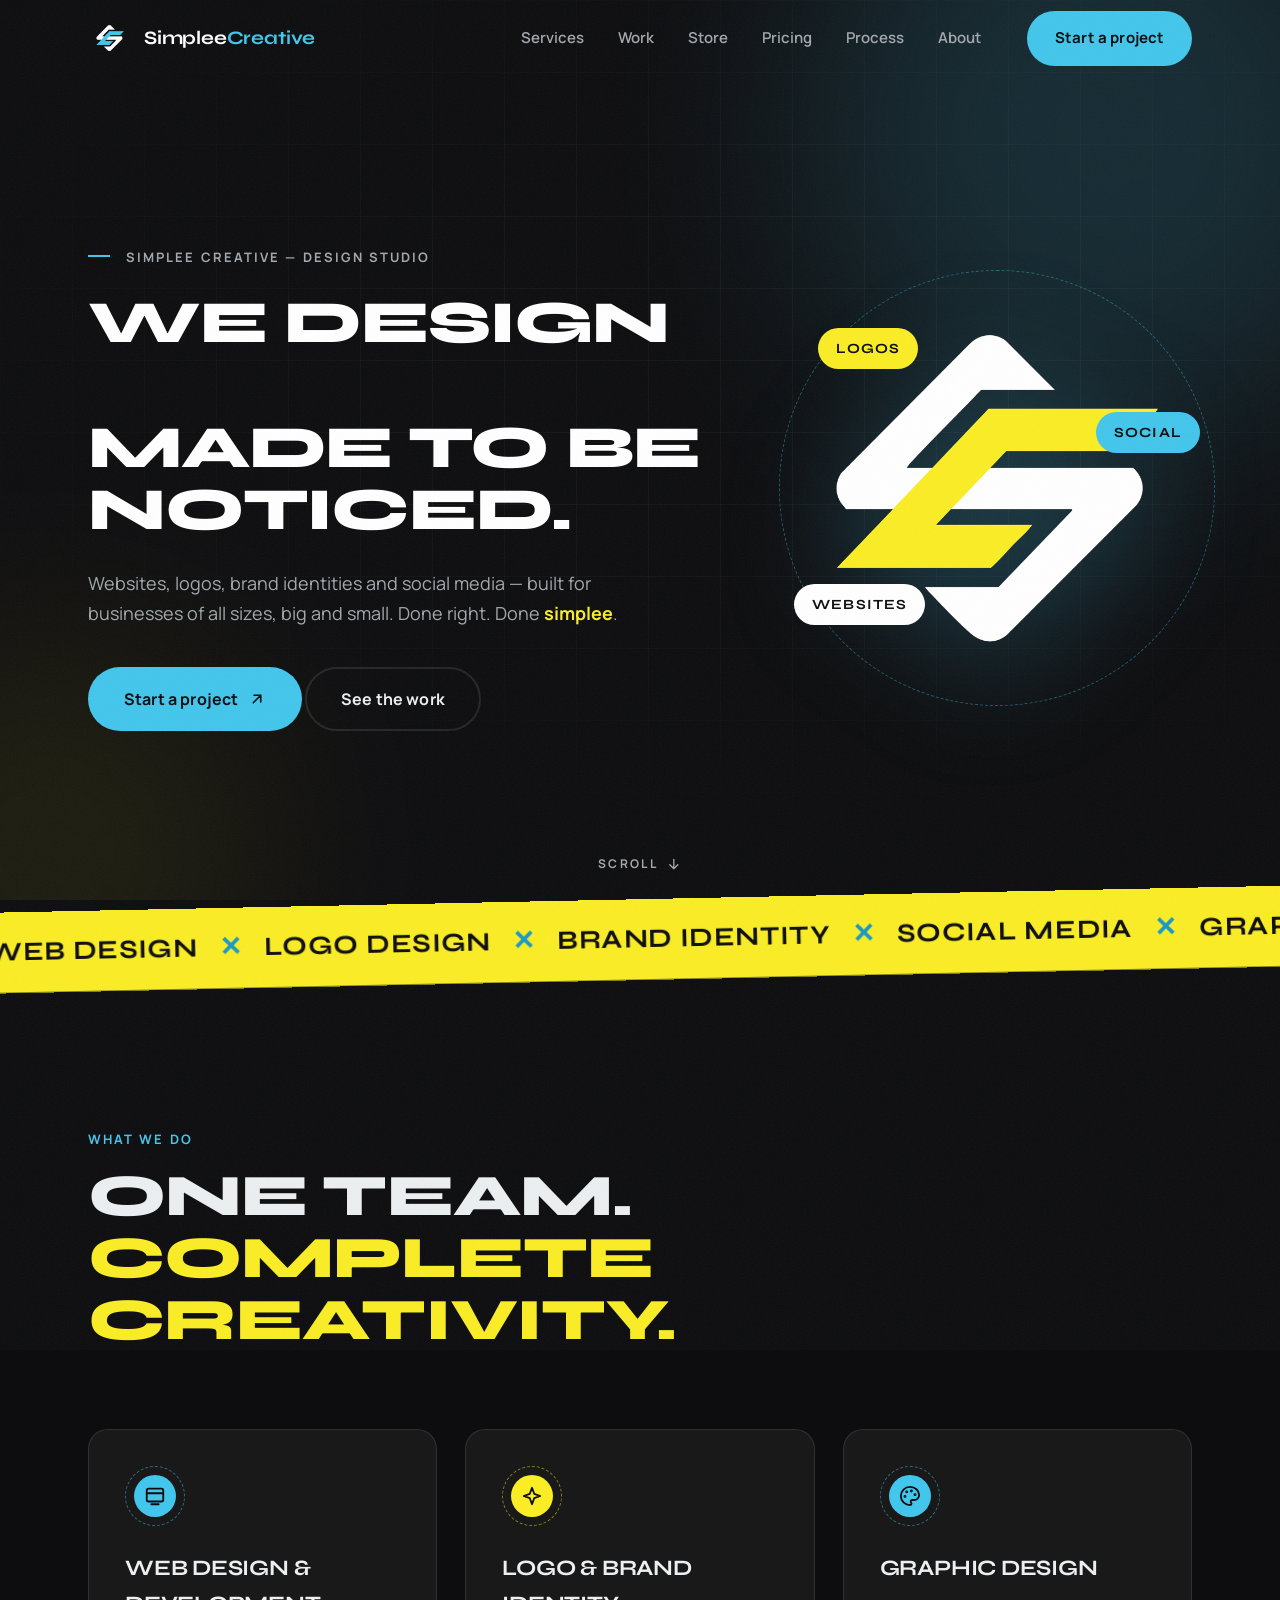
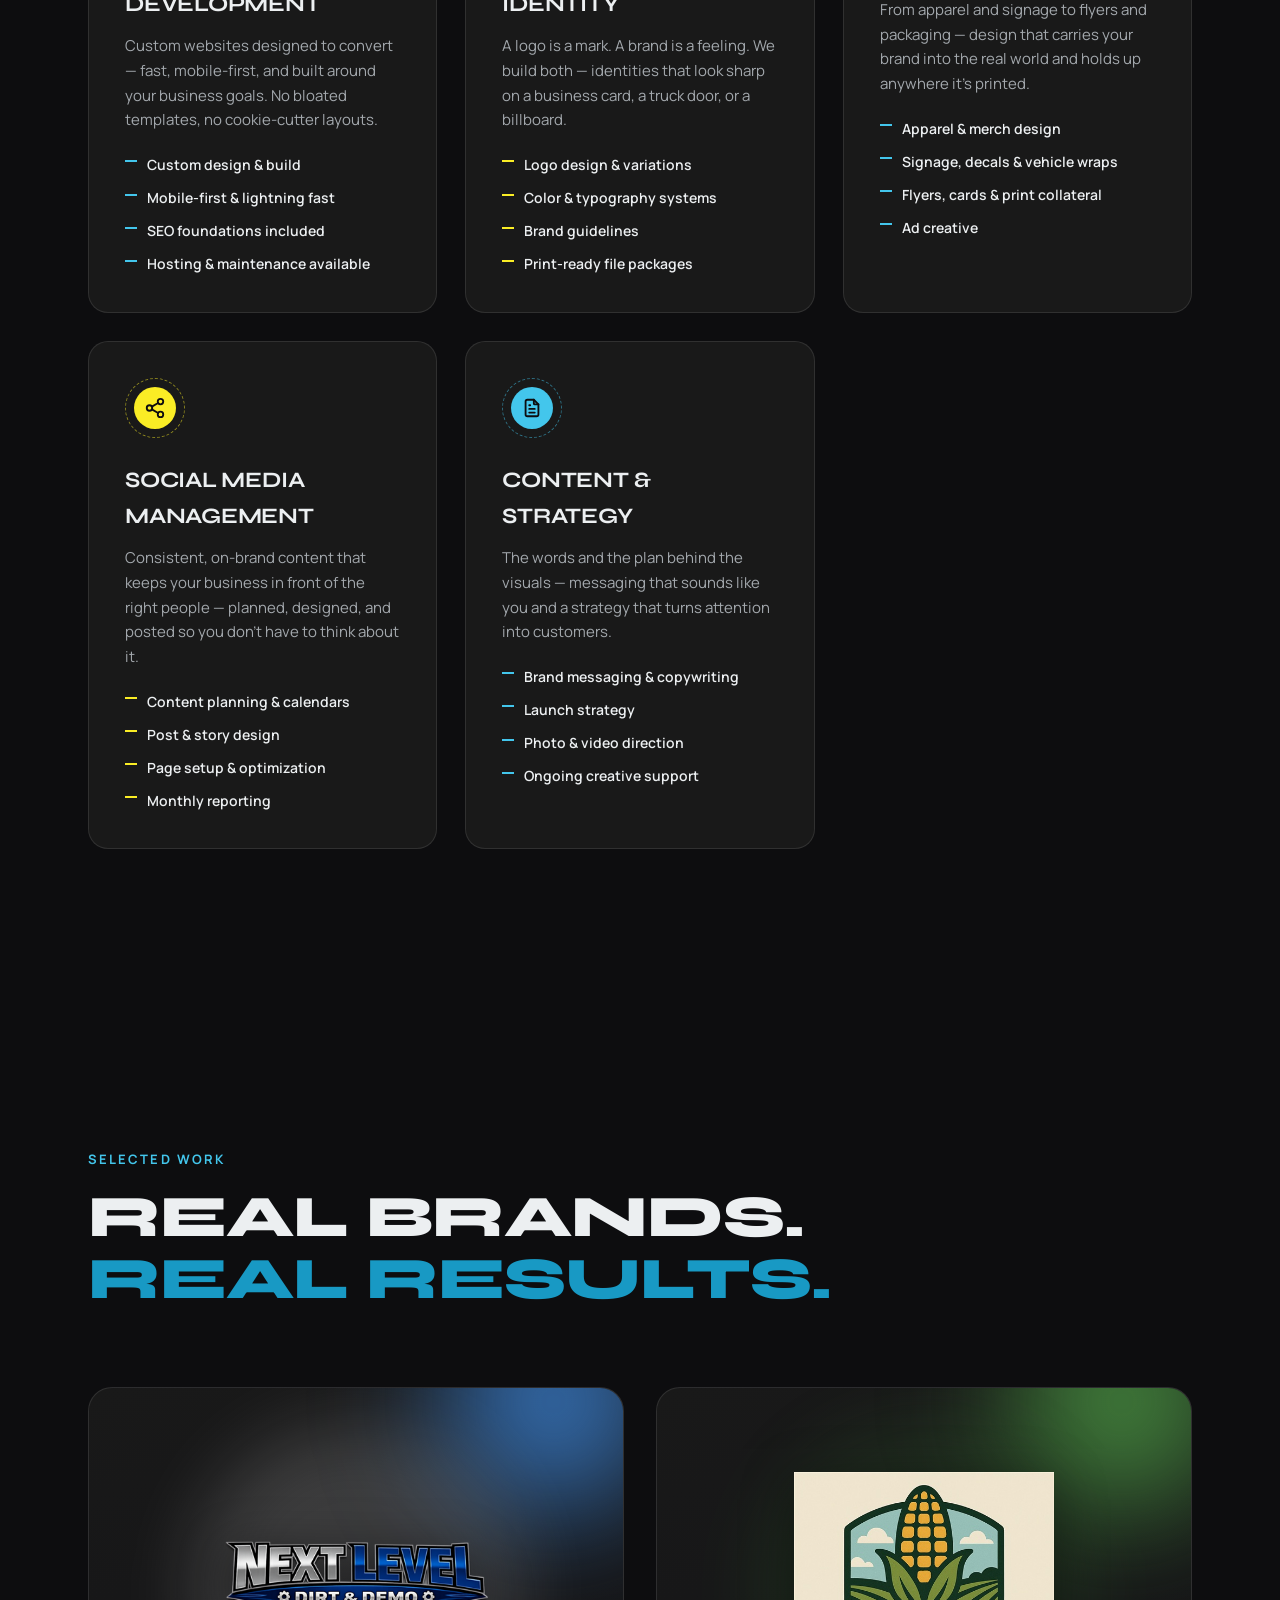
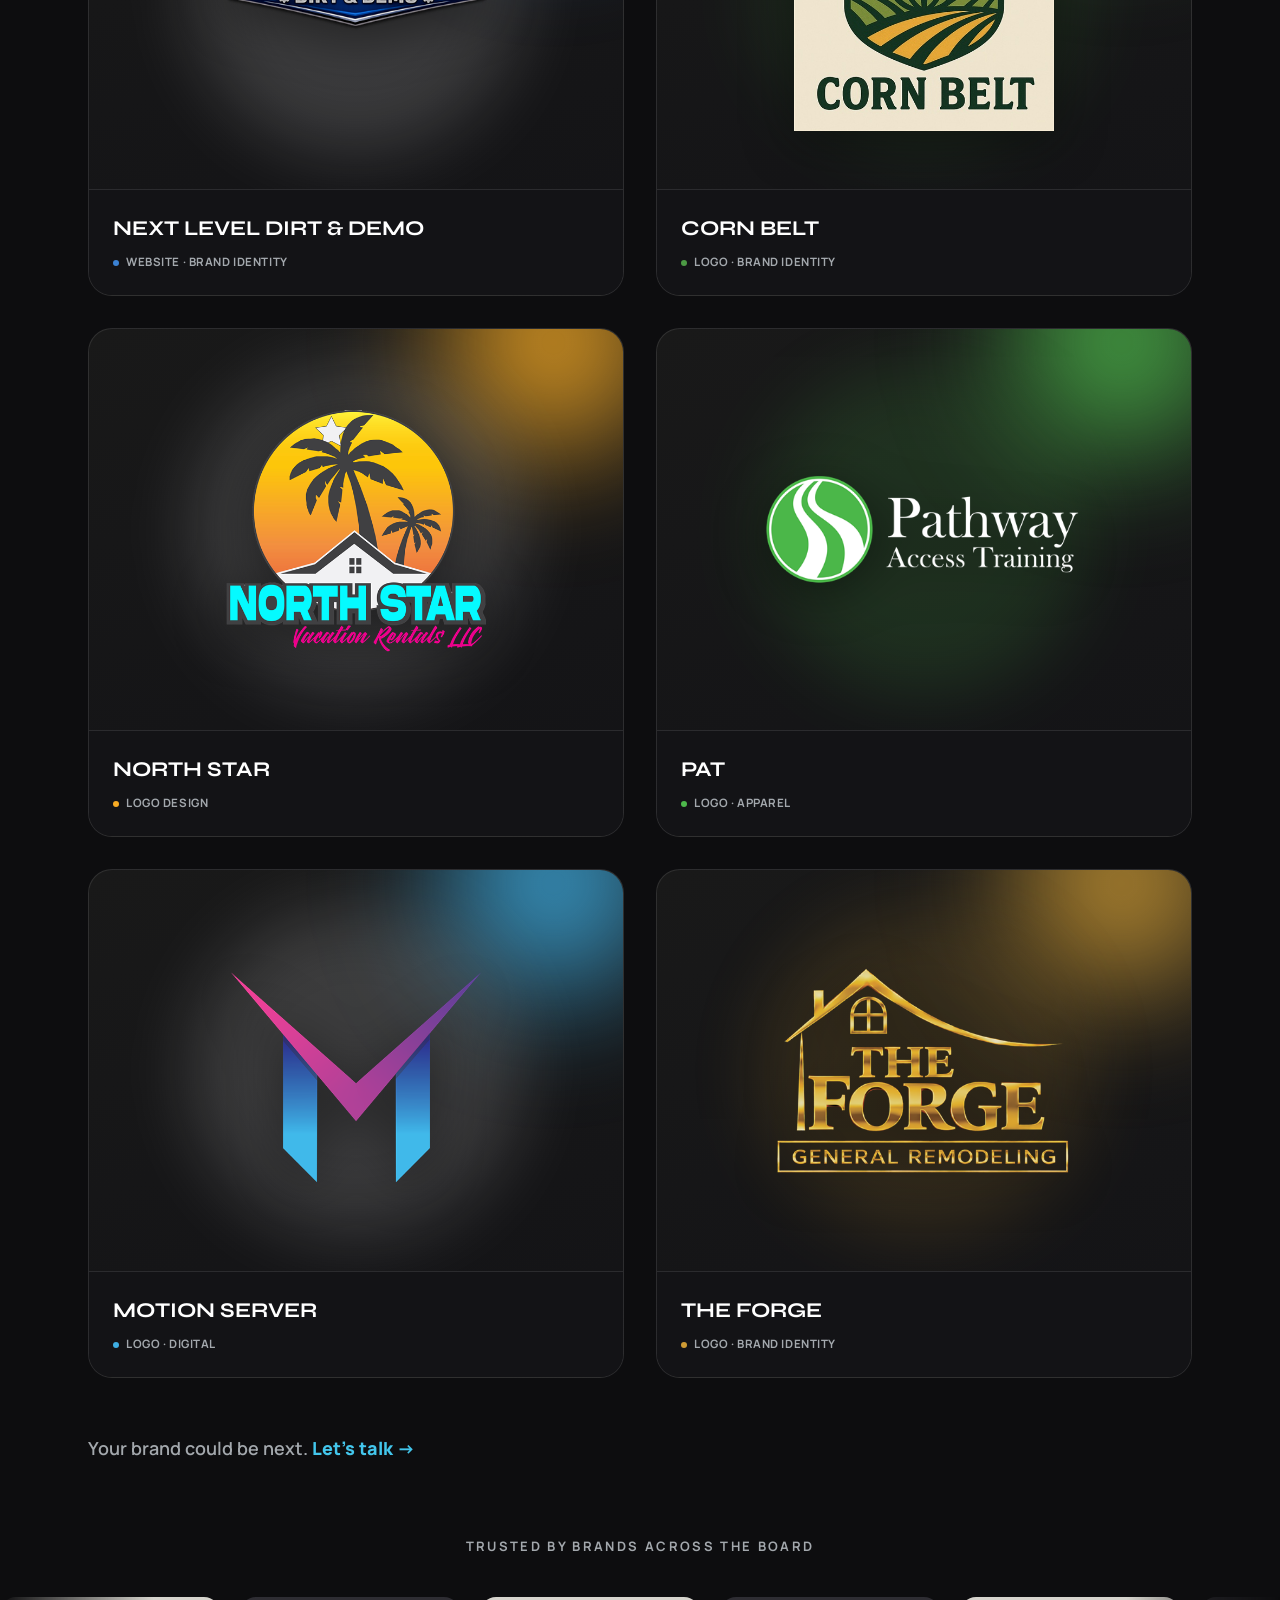
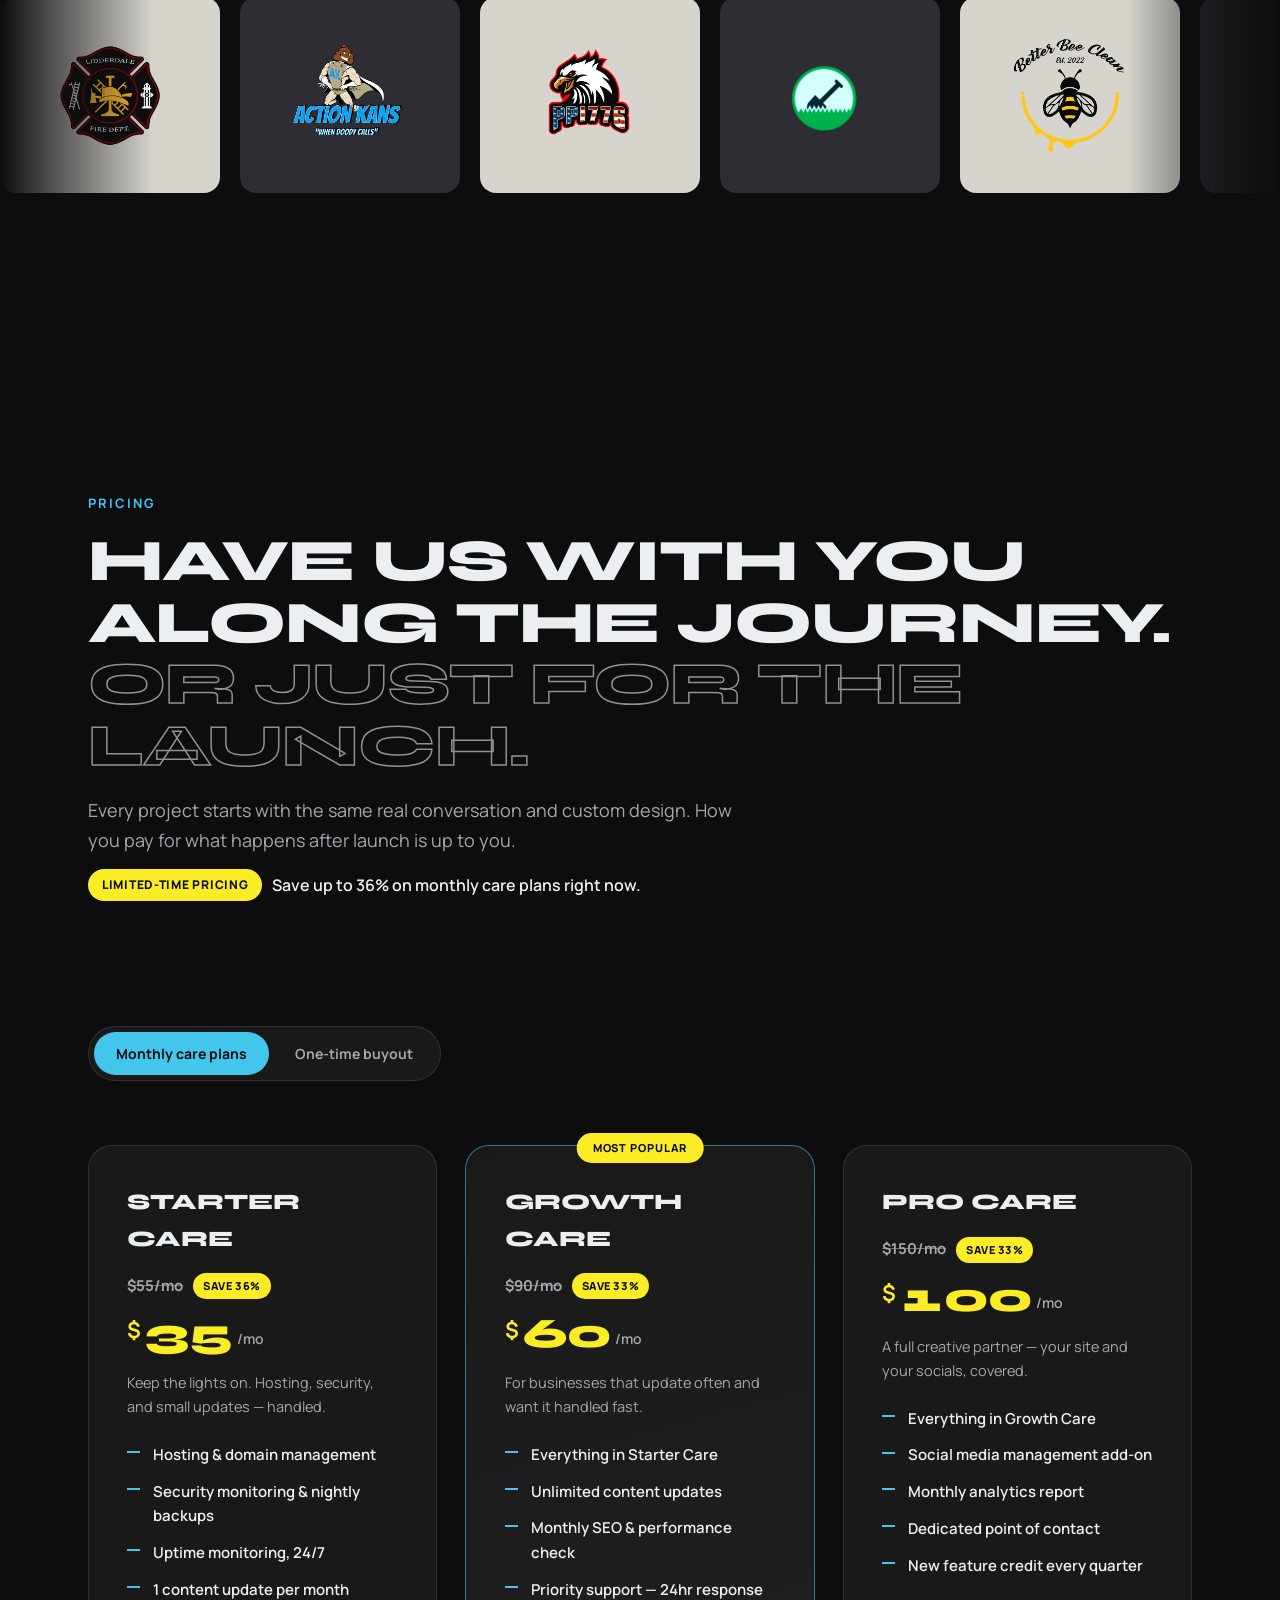
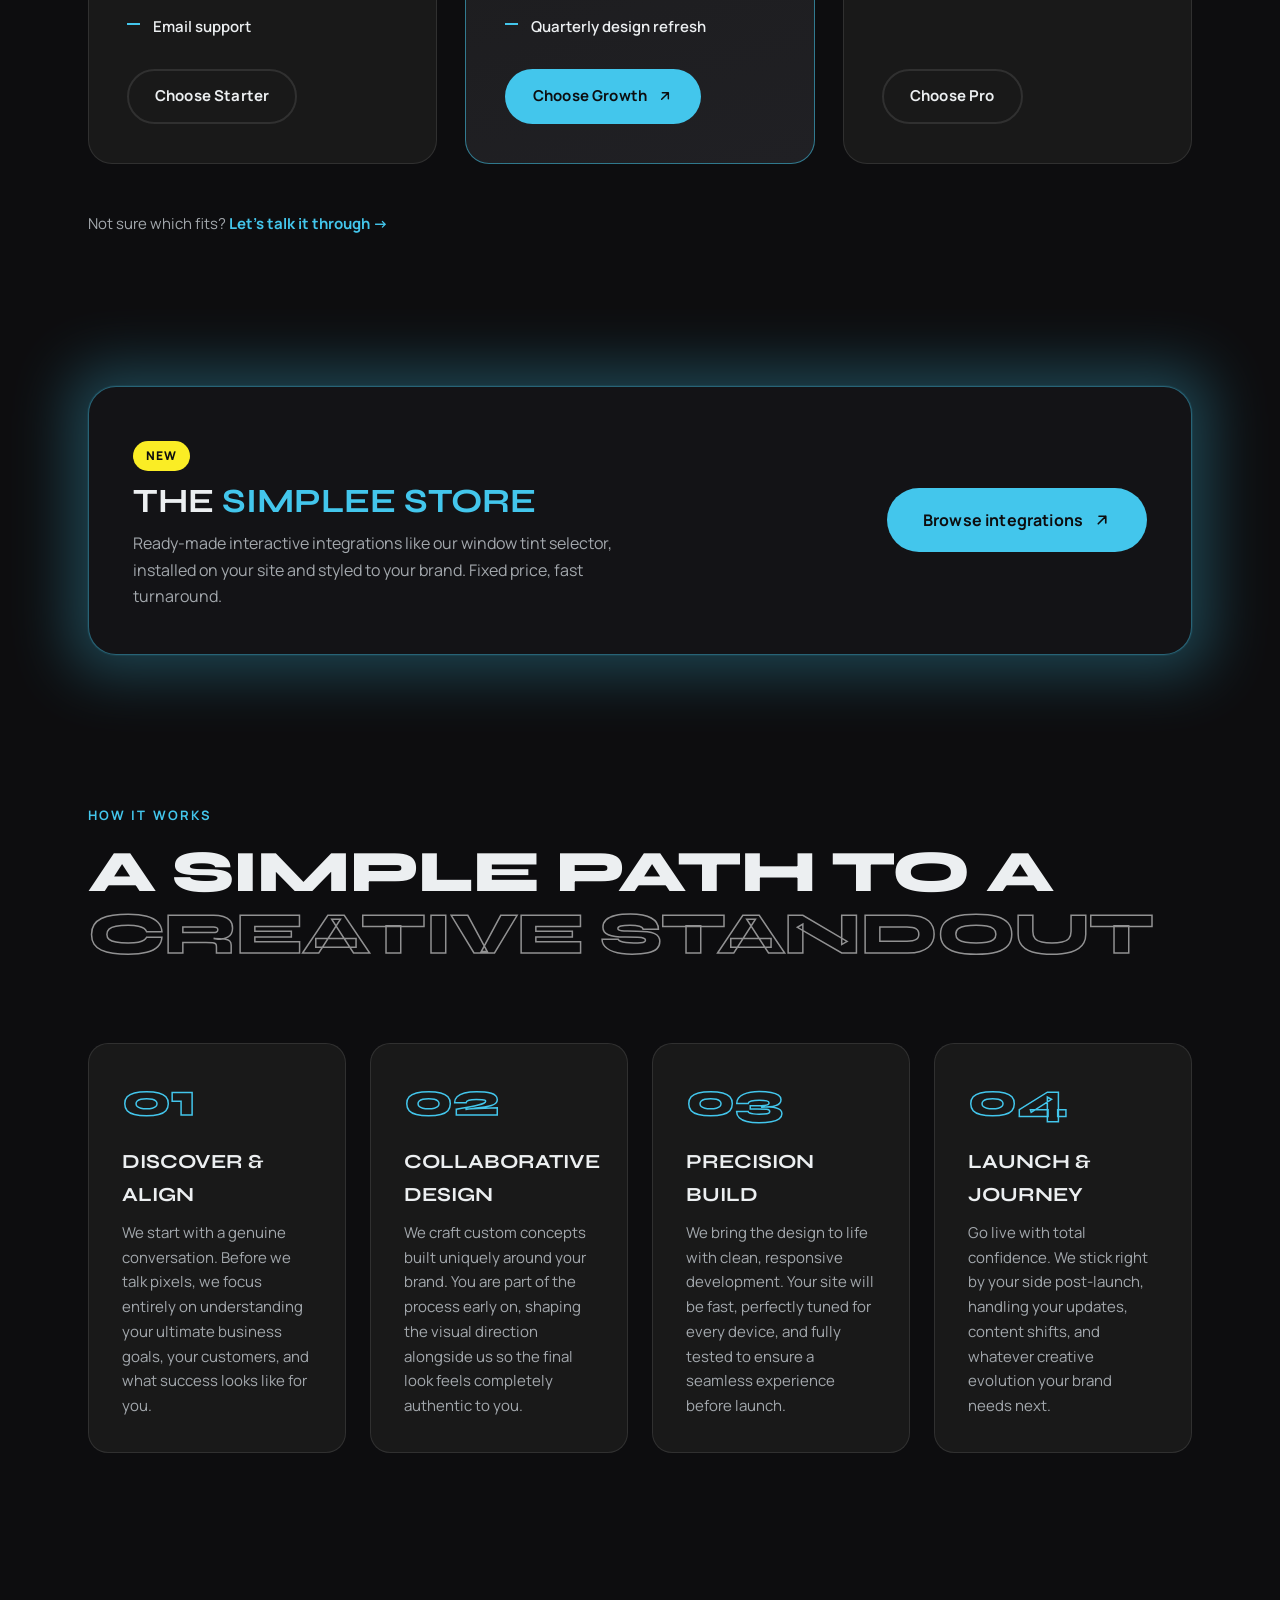
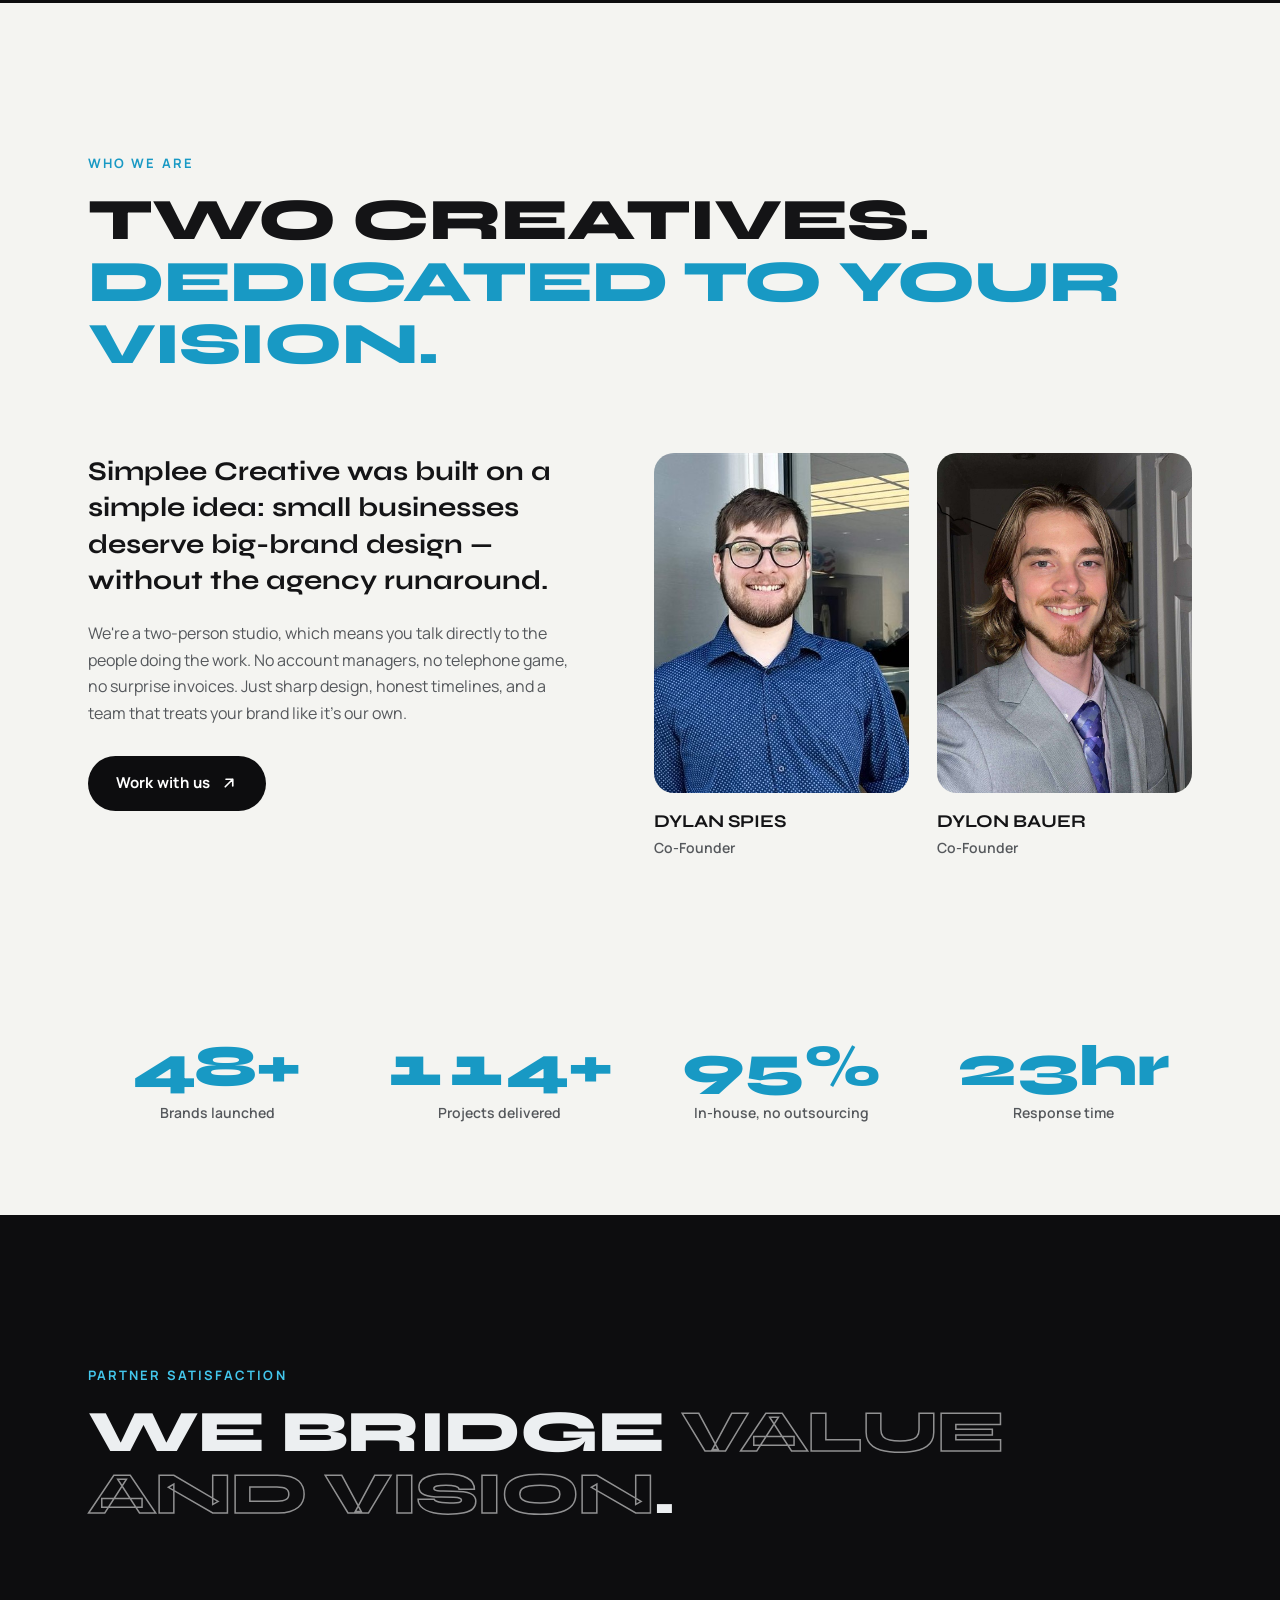
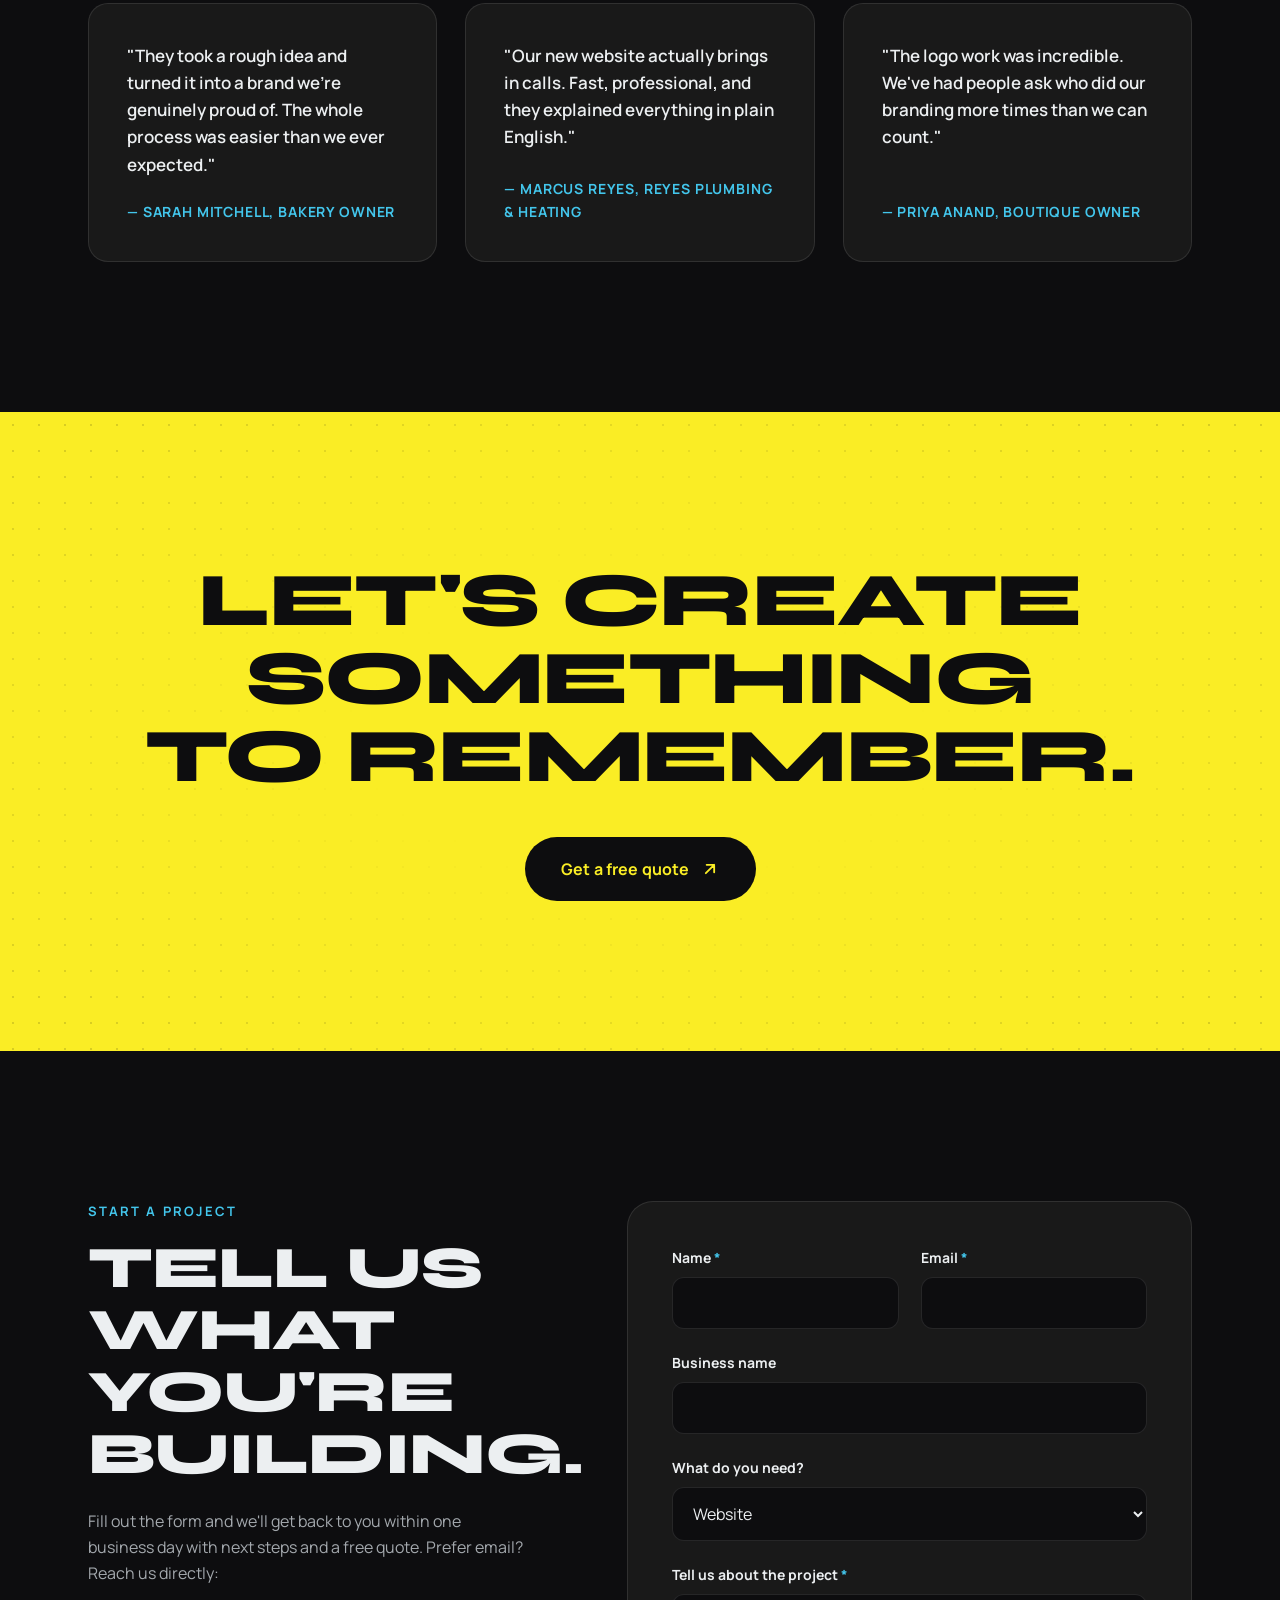
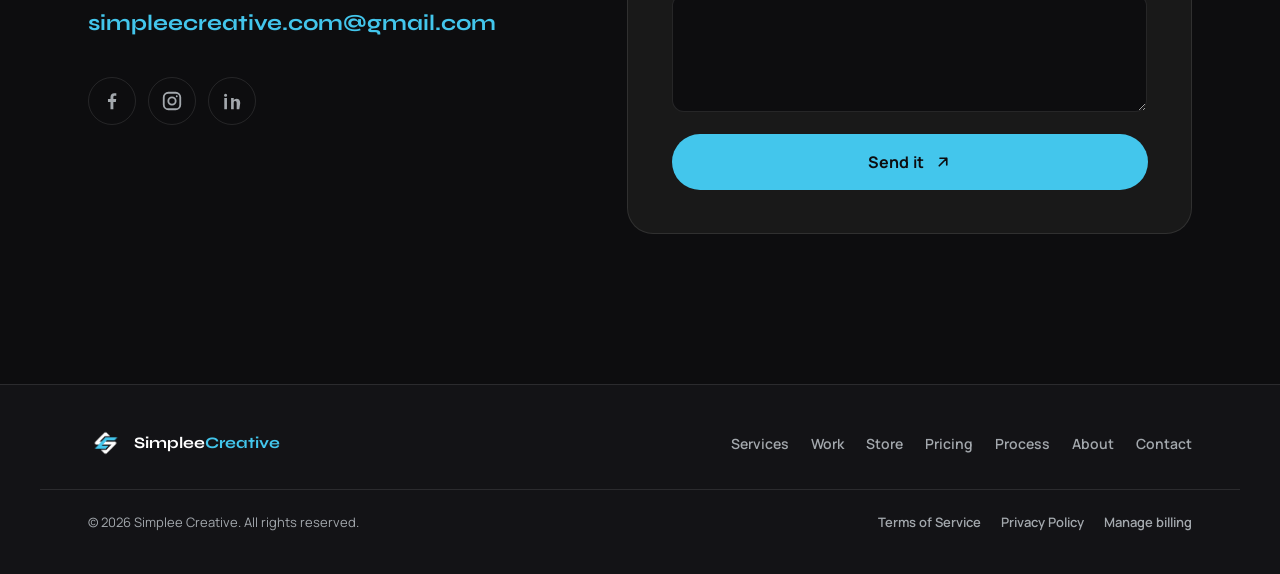
<file: index.html>
<!DOCTYPE html>
<html lang="en">
<head>
  <meta charset="UTF-8">
  <meta name="viewport" content="width=device-width, initial-scale=1.0">
  <title>Simplee Creative — Websites, Logos & Social Media That Stand Out</title>
  <!-- deploy marker: v2 -->
  <meta name="description" content="Simplee Creative is a design studio building bold websites, logos, brand identities, and social media for businesses that refuse to blend in.">
  <link rel="canonical" href="https://simpleecreative.com/">
  <meta property="og:type" content="website">
  <meta property="og:url" content="https://simpleecreative.com/">
  <meta property="og:site_name" content="Simplee Creative">
  <meta property="og:title" content="Simplee Creative — Websites, Logos & Social Media That Stand Out">
  <meta property="og:description" content="Websites, logos, brand identities and social media — built for businesses of all sizes, big and small. Done right. Done simplee.">
  <meta property="og:image" content="https://simpleecreative.com/assets/brand/og-image.jpg">
  <meta property="og:image:width" content="1200">
  <meta property="og:image:height" content="630">
  <meta name="twitter:card" content="summary_large_image">
  <meta name="twitter:title" content="Simplee Creative — Websites, Logos & Social Media That Stand Out">
  <meta name="twitter:description" content="Websites, logos, brand identities and social media — built for businesses of all sizes, big and small. Done right. Done simplee.">
  <meta name="twitter:image" content="https://simpleecreative.com/assets/brand/og-image.jpg">
  <link rel="icon" type="image/png" href="assets/brand/sc-logo-bg.png">
  <link rel="preconnect" href="https://fonts.googleapis.com">
  <link rel="preconnect" href="https://fonts.gstatic.com" crossorigin>
  <link href="https://fonts.googleapis.com/css2?family=Manrope:wght@400;500;600;700;800&family=Syne:wght@600;700;800&display=swap" rel="stylesheet">
  <link rel="stylesheet" href="css/style.css?v=48">
</head>
<body>

  <div class="grain" aria-hidden="true"></div>

  <!-- ============ NAV ============ -->
  <header class="nav" id="nav">
    <div class="nav__inner">
      <a href="#top" class="nav__logo" aria-label="Simplee Creative — home">
        <img src="assets/brand/sc-logo-alt.png" alt="Simplee Creative logo" width="44" height="44">
        <span>Simplee<em>Creative</em></span>
      </a>
      <nav class="nav__links" aria-label="Primary">
        <a href="#services">Services</a>
        <a href="#work">Work</a>
        <a href="store.html">Store</a>
        <a href="#pricing">Pricing</a>
        <a href="#process">Process</a>
        <a href="#about">About</a>
      </nav>
      <a href="#contact" class="btn btn--primary nav__cta magnetic">Start a project</a>
      <button class="nav__burger" id="burger" aria-label="Open menu" aria-expanded="false" aria-controls="mobileMenu">
        <span></span><span></span><span></span>
      </button>
    </div>
  </header>

  <!-- Mobile menu -->
  <div class="mobile-menu" id="mobileMenu" aria-hidden="true">
    <p class="mobile-menu__eyebrow"><span class="tick" aria-hidden="true"></span>Menu</p>
    <nav aria-label="Mobile">
      <a href="#services">Services</a>
      <a href="#work">Work</a>
      <a href="store.html">Store</a>
      <a href="#pricing">Pricing</a>
      <a href="#process">Process</a>
      <a href="#about">About</a>
    </nav>
    <a href="#contact" class="btn btn--primary btn--lg magnetic mobile-menu__cta">Start a project
      <svg width="18" height="18" viewBox="0 0 24 24" fill="none" stroke="currentColor" stroke-width="2.2" stroke-linecap="round" stroke-linejoin="round" aria-hidden="true"><path d="M7 17L17 7M8 7h9v9"/></svg>
    </a>
  </div>

  <main id="top">

    <!-- ============ HERO ============ -->
    <section class="hero">
      <div class="hero__bg" aria-hidden="true">
        <div class="hero__glow hero__glow--cyan"></div>
        <div class="hero__glow hero__glow--yellow"></div>
        <div class="hero__grid"></div>
      </div>

      <div class="hero__inner">
        <div class="hero__copy">
          <p class="hero__eyebrow reveal-line"><span class="tick" aria-hidden="true"></span><span class="hero__eyebrow-text">Simplee Creative — Design Studio</span></p>
          <h1 class="hero__title">
            <span class="reveal-line"><span>We design</span></span>
            <span class="reveal-line"><span class="hero__rotator-wrap"><span class="hero__rotator" id="rotator">websites</span></span></span>
            <span class="reveal-line"><span>made to be<br>noticed.</span></span>
          </h1>
          <p class="hero__sub reveal-line">Websites, logos, brand identities and social media — built for businesses of all sizes, big and small. Done right. Done <strong>simplee</strong>.</p>
          <div class="hero__actions reveal-line">
            <a href="#contact" class="btn btn--primary btn--lg magnetic">Start a project
              <svg width="18" height="18" viewBox="0 0 24 24" fill="none" stroke="currentColor" stroke-width="2.2" stroke-linecap="round" stroke-linejoin="round" aria-hidden="true"><path d="M7 17L17 7M8 7h9v9"/></svg>
            </a>
            <a href="#work" class="btn btn--ghost btn--lg magnetic">See the work</a>
          </div>
        </div>

        <div class="hero__art" aria-hidden="true">
          <div class="hero__ring"></div>
          <div class="hero__diamond">
            <img src="assets/brand/sc-logo-yellow.png" alt="" width="380" height="380">
          </div>
          <div class="hero__chip hero__chip--1">Logos</div>
          <div class="hero__chip hero__chip--2">Websites</div>
          <div class="hero__chip hero__chip--3">Social</div>
        </div>
      </div>

      <a class="hero__scroll" href="#services" aria-label="Scroll to services">
        <span>Scroll</span>
        <svg width="16" height="16" viewBox="0 0 24 24" fill="none" stroke="currentColor" stroke-width="2" stroke-linecap="round" stroke-linejoin="round" aria-hidden="true"><path d="M12 5v14m-6-6l6 6 6-6"/></svg>
      </a>
    </section>

    <!-- ============ MARQUEE ============ -->
    <div class="marquee" aria-hidden="true">
      <div class="marquee__track">
        <span>Web Design <i>✕</i> Logo Design <i>✕</i> Brand Identity <i>✕</i> Social Media <i>✕</i> Graphic Design <i>✕</i> Content <i>✕</i>&nbsp;</span>
        <span>Web Design <i>✕</i> Logo Design <i>✕</i> Brand Identity <i>✕</i> Social Media <i>✕</i> Graphic Design <i>✕</i> Content <i>✕</i>&nbsp;</span>
      </div>
    </div>

    <!-- ============ SERVICES ============ -->
    <section class="services section" id="services">
      <div class="container">
        <div class="section__head reveal">
          <p class="section__eyebrow">What we do</p>
          <h2 class="section__title">One team.<br><span class="fill-yellow">Complete Creativity.</span></h2>
        </div>

        <div class="services__grid">
          <article class="service-card service-card--cyan reveal">
            <div class="service-card__top">
              <span class="service-card__badge" aria-hidden="true">
                <span class="service-card__ring"></span>
                <span class="service-card__icon">
                  <svg width="22" height="22" viewBox="0 0 24 24" fill="none" stroke="currentColor" stroke-width="2" stroke-linecap="round" stroke-linejoin="round"><rect x="3" y="4" width="18" height="14" rx="2"/><path d="M3 9h18M8 21h8"/></svg>
                </span>
              </span>
            </div>
            <h3 class="service-card__title">Web Design &amp; Development</h3>
            <p class="service-card__desc">Custom websites designed to convert — fast, mobile-first, and built around your business goals. No bloated templates, no cookie-cutter layouts.</p>
            <ul class="service-card__list">
              <li>Custom design &amp; build</li>
              <li>Mobile-first &amp; lightning fast</li>
              <li>SEO foundations included</li>
              <li>Hosting &amp; maintenance available</li>
            </ul>
          </article>

          <article class="service-card service-card--yellow reveal">
            <div class="service-card__top">
              <span class="service-card__badge" aria-hidden="true">
                <span class="service-card__ring"></span>
                <span class="service-card__icon">
                  <svg width="22" height="22" viewBox="0 0 24 24" fill="none" stroke="currentColor" stroke-width="2" stroke-linecap="round" stroke-linejoin="round"><path d="M12 3l2.4 6.6L21 12l-6.6 2.4L12 21l-2.4-6.6L3 12l6.6-2.4z"/></svg>
                </span>
              </span>
            </div>
            <h3 class="service-card__title">Logo &amp; Brand Identity</h3>
            <p class="service-card__desc">A logo is a mark. A brand is a feeling. We build both — identities that look sharp on a business card, a truck door, or a billboard.</p>
            <ul class="service-card__list">
              <li>Logo design &amp; variations</li>
              <li>Color &amp; typography systems</li>
              <li>Brand guidelines</li>
              <li>Print-ready file packages</li>
            </ul>
          </article>

          <article class="service-card service-card--cyan reveal">
            <div class="service-card__top">
              <span class="service-card__badge" aria-hidden="true">
                <span class="service-card__ring"></span>
                <span class="service-card__icon">
                  <svg width="22" height="22" viewBox="0 0 24 24" fill="none" stroke="currentColor" stroke-width="2" stroke-linecap="round" stroke-linejoin="round"><circle cx="13.5" cy="6.5" r=".6"/><circle cx="17.5" cy="10.5" r=".6"/><circle cx="8.5" cy="7.5" r=".6"/><circle cx="6.5" cy="12.5" r=".6"/><path d="M12 2C6.5 2 2 6.5 2 12s4.5 10 10 10c.926 0 1.648-.746 1.648-1.688 0-.437-.18-.835-.437-1.125-.29-.289-.438-.652-.438-1.125a1.64 1.64 0 011.668-1.668h1.996c3.051 0 5.555-2.503 5.555-5.554C21.965 6.012 17.461 2 12 2z"/></svg>
                </span>
              </span>
            </div>
            <h3 class="service-card__title">Graphic Design</h3>
            <p class="service-card__desc">From apparel and signage to flyers and packaging — design that carries your brand into the real world and holds up anywhere it's printed.</p>
            <ul class="service-card__list">
              <li>Apparel &amp; merch design</li>
              <li>Signage, decals &amp; vehicle wraps</li>
              <li>Flyers, cards &amp; print collateral</li>
              <li>Ad creative</li>
            </ul>
          </article>

          <article class="service-card service-card--yellow reveal">
            <div class="service-card__top">
              <span class="service-card__badge" aria-hidden="true">
                <span class="service-card__ring"></span>
                <span class="service-card__icon">
                  <svg width="22" height="22" viewBox="0 0 24 24" fill="none" stroke="currentColor" stroke-width="2" stroke-linecap="round" stroke-linejoin="round"><circle cx="18" cy="5" r="3"/><circle cx="6" cy="12" r="3"/><circle cx="18" cy="19" r="3"/><path d="M8.6 13.5l6.8 3.9M15.4 6.6l-6.8 3.9"/></svg>
                </span>
              </span>
            </div>
            <h3 class="service-card__title">Social Media Management</h3>
            <p class="service-card__desc">Consistent, on-brand content that keeps your business in front of the right people — planned, designed, and posted so you don't have to think about it.</p>
            <ul class="service-card__list">
              <li>Content planning &amp; calendars</li>
              <li>Post &amp; story design</li>
              <li>Page setup &amp; optimization</li>
              <li>Monthly reporting</li>
            </ul>
          </article>

          <article class="service-card service-card--cyan reveal">
            <div class="service-card__top">
              <span class="service-card__badge" aria-hidden="true">
                <span class="service-card__ring"></span>
                <span class="service-card__icon">
                  <svg width="22" height="22" viewBox="0 0 24 24" fill="none" stroke="currentColor" stroke-width="2" stroke-linecap="round" stroke-linejoin="round"><path d="M14 3v4a1 1 0 001 1h4"/><path d="M17 21H7a2 2 0 01-2-2V5a2 2 0 012-2h7l5 5v11a2 2 0 01-2 2z"/><path d="M9 13h6M9 17h6M9 9h1"/></svg>
                </span>
              </span>
            </div>
            <h3 class="service-card__title">Content &amp; Strategy</h3>
            <p class="service-card__desc">The words and the plan behind the visuals — messaging that sounds like you and a strategy that turns attention into customers.</p>
            <ul class="service-card__list">
              <li>Brand messaging &amp; copywriting</li>
              <li>Launch strategy</li>
              <li>Photo &amp; video direction</li>
              <li>Ongoing creative support</li>
            </ul>
          </article>
        </div>
      </div>
    </section>

    <!-- ============ WORK ============ -->
    <section class="work section" id="work">
      <div class="container">
        <div class="section__head reveal">
          <p class="section__eyebrow">Selected work</p>
          <h2 class="section__title">Real brands.<br><span class="accent">Real results.</span></h2>
        </div>

        <div class="work__grid">
          <a href="#contact" class="work-card reveal" style="--accent:#3B82D4;--accent-glow:rgba(59,130,212,.35)">
            <div class="work-card__glow" aria-hidden="true"></div>
            <div class="work-card__canvas work-card__canvas--light">
              <img src="assets/clients/nextlevellogo.png" alt="Next Level Dirt & Demo logo" loading="lazy">
            </div>
            <div class="work-card__meta">
              <div>
                <h3>Next Level Dirt &amp; Demo</h3>
                <span class="work-card__tag">Website · Brand Identity</span>
              </div>
              <span class="work-card__view">View project
                <svg width="14" height="14" viewBox="0 0 24 24" fill="none" stroke="currentColor" stroke-width="2.4" stroke-linecap="round" stroke-linejoin="round" aria-hidden="true"><path d="M7 17L17 7M8 7h9v9"/></svg>
              </span>
            </div>
          </a>
          <a href="#contact" class="work-card reveal" style="--accent:#4C9A44;--accent-glow:rgba(76,154,68,.35)">
            <div class="work-card__glow" aria-hidden="true"></div>
            <div class="work-card__canvas work-card__canvas--dark">
              <img src="assets/clients/corn-belt-optimized.jpg" alt="Corn Belt logo" loading="lazy">
            </div>
            <div class="work-card__meta">
              <div>
                <h3>Corn Belt</h3>
                <span class="work-card__tag">Logo · Brand Identity</span>
              </div>
              <span class="work-card__view">View project
                <svg width="14" height="14" viewBox="0 0 24 24" fill="none" stroke="currentColor" stroke-width="2.4" stroke-linecap="round" stroke-linejoin="round" aria-hidden="true"><path d="M7 17L17 7M8 7h9v9"/></svg>
              </span>
            </div>
          </a>
          <a href="#contact" class="work-card reveal" style="--accent:#F7AB24;--accent-glow:rgba(247,171,36,.35)">
            <div class="work-card__glow" aria-hidden="true"></div>
            <div class="work-card__canvas work-card__canvas--light">
              <img src="assets/clients/north-star-logo-star-yellow.png" alt="North Star logo" loading="lazy">
            </div>
            <div class="work-card__meta">
              <div>
                <h3>North Star</h3>
                <span class="work-card__tag">Logo Design</span>
              </div>
              <span class="work-card__view">View project
                <svg width="14" height="14" viewBox="0 0 24 24" fill="none" stroke="currentColor" stroke-width="2.4" stroke-linecap="round" stroke-linejoin="round" aria-hidden="true"><path d="M7 17L17 7M8 7h9v9"/></svg>
              </span>
            </div>
          </a>
          <a href="#contact" class="work-card reveal" style="--accent:#4DB84B;--accent-glow:rgba(77,184,75,.35)">
            <div class="work-card__glow" aria-hidden="true"></div>
            <div class="work-card__canvas work-card__canvas--dark">
              <img src="assets/clients/pat-png.png" alt="PAT logo" loading="lazy">
            </div>
            <div class="work-card__meta">
              <div>
                <h3>PAT</h3>
                <span class="work-card__tag">Logo · Apparel</span>
              </div>
              <span class="work-card__view">View project
                <svg width="14" height="14" viewBox="0 0 24 24" fill="none" stroke="currentColor" stroke-width="2.4" stroke-linecap="round" stroke-linejoin="round" aria-hidden="true"><path d="M7 17L17 7M8 7h9v9"/></svg>
              </span>
            </div>
          </a>
          <a href="#contact" class="work-card reveal" style="--accent:#3EAEE3;--accent-glow:rgba(62,174,227,.35)">
            <div class="work-card__glow" aria-hidden="true"></div>
            <div class="work-card__canvas work-card__canvas--light">
              <img src="assets/clients/motion-server-logo-png.png" alt="Motion Server logo" loading="lazy">
            </div>
            <div class="work-card__meta">
              <div>
                <h3>Motion Server</h3>
                <span class="work-card__tag">Logo · Digital</span>
              </div>
              <span class="work-card__view">View project
                <svg width="14" height="14" viewBox="0 0 24 24" fill="none" stroke="currentColor" stroke-width="2.4" stroke-linecap="round" stroke-linejoin="round" aria-hidden="true"><path d="M7 17L17 7M8 7h9v9"/></svg>
              </span>
            </div>
          </a>
          <a href="#contact" class="work-card reveal" style="--accent:#CE9B34;--accent-glow:rgba(206,155,52,.35)">
            <div class="work-card__glow" aria-hidden="true"></div>
            <div class="work-card__canvas work-card__canvas--dark">
              <img src="assets/clients/forgelogo.png" alt="Forge logo" loading="lazy">
            </div>
            <div class="work-card__meta">
              <div>
                <h3>The Forge</h3>
                <span class="work-card__tag">Logo · Brand Identity</span>
              </div>
              <span class="work-card__view">View project
                <svg width="14" height="14" viewBox="0 0 24 24" fill="none" stroke="currentColor" stroke-width="2.4" stroke-linecap="round" stroke-linejoin="round" aria-hidden="true"><path d="M7 17L17 7M8 7h9v9"/></svg>
              </span>
            </div>
          </a>
        </div>

        <p class="work__note reveal">Your brand could be next. <a href="#contact">Let's talk →</a></p>
      </div>

      <div class="clients" aria-label="Brands we've worked with">
        <div class="container">
          <p class="clients__label reveal">Trusted by brands across the board</p>
        </div>
        <div class="clients__marquee">
          <div class="clients__track">
            <div class="clients__set">
              <span class="tile tile--light" style="--accent:#D62828;--accent-glow:rgba(214,40,40,.4)"><img src="assets/clients/lfd-png-black.png" alt="LFD logo" loading="lazy"></span>
              <span class="tile tile--dark" style="--accent:#0CA5F8;--accent-glow:rgba(12,165,248,.4)"><img src="assets/clients/ak-logo.png" alt="AK logo" loading="lazy"></span>
              <span class="tile tile--light" style="--accent:#E00A03;--accent-glow:rgba(224,10,3,.4)"><img src="assets/clients/pp1776-logo-png.png" alt="PP1776 logo" loading="lazy"></span>
              <span class="tile tile--dark" style="--accent:#1DBE5C;--accent-glow:rgba(29,190,92,.4)"><img src="assets/clients/gardab-smart-logo.png" alt="Gardab Smart logo" loading="lazy"></span>
              <span class="tile tile--light" style="--accent:#FDC619;--accent-glow:rgba(253,198,25,.4)"><img src="assets/clients/shirt-design.png" alt="Shirt design artwork" loading="lazy"></span>
              <span class="tile tile--dark" style="--accent:#2075BC;--accent-glow:rgba(32,117,188,.4)"><img src="assets/clients/deco-rare-logo-png.png" alt="Deco Rare logo" loading="lazy"></span>
              <span class="tile tile--light" style="--accent:#6CC1F0;--accent-glow:rgba(108,193,240,.4)"><img src="assets/clients/kr-logo-optimized.jpg" alt="KR logo" loading="lazy"></span>
              <span class="tile tile--dark" style="--accent:#339ACC;--accent-glow:rgba(51,154,204,.4)"><img src="assets/clients/nc-logo-short.png" alt="NC logo" loading="lazy"></span>
              <span class="tile tile--dark" style="--accent:#D4AD51;--accent-glow:rgba(212,173,81,.4)"><img src="assets/clients/logo-png.png" alt="Client logo" loading="lazy"></span>
              <span class="tile tile--light" style="--accent:#9CA3AF;--accent-glow:rgba(156,163,175,.4)"><img src="assets/clients/black-logo-png.png" alt="Client logo" loading="lazy"></span>
            </div>
            <div class="clients__set" aria-hidden="true">
              <span class="tile tile--light" style="--accent:#D62828;--accent-glow:rgba(214,40,40,.4)"><img src="assets/clients/lfd-png-black.png" alt="" loading="lazy"></span>
              <span class="tile tile--dark" style="--accent:#0CA5F8;--accent-glow:rgba(12,165,248,.4)"><img src="assets/clients/ak-logo.png" alt="" loading="lazy"></span>
              <span class="tile tile--light" style="--accent:#E00A03;--accent-glow:rgba(224,10,3,.4)"><img src="assets/clients/pp1776-logo-png.png" alt="" loading="lazy"></span>
              <span class="tile tile--dark" style="--accent:#1DBE5C;--accent-glow:rgba(29,190,92,.4)"><img src="assets/clients/gardab-smart-logo.png" alt="" loading="lazy"></span>
              <span class="tile tile--light" style="--accent:#FDC619;--accent-glow:rgba(253,198,25,.4)"><img src="assets/clients/shirt-design.png" alt="" loading="lazy"></span>
              <span class="tile tile--dark" style="--accent:#2075BC;--accent-glow:rgba(32,117,188,.4)"><img src="assets/clients/deco-rare-logo-png.png" alt="" loading="lazy"></span>
              <span class="tile tile--light" style="--accent:#6CC1F0;--accent-glow:rgba(108,193,240,.4)"><img src="assets/clients/kr-logo-optimized.jpg" alt="" loading="lazy"></span>
              <span class="tile tile--dark" style="--accent:#339ACC;--accent-glow:rgba(51,154,204,.4)"><img src="assets/clients/nc-logo-short.png" alt="" loading="lazy"></span>
              <span class="tile tile--dark" style="--accent:#D4AD51;--accent-glow:rgba(212,173,81,.4)"><img src="assets/clients/logo-png.png" alt="" loading="lazy"></span>
              <span class="tile tile--light" style="--accent:#9CA3AF;--accent-glow:rgba(156,163,175,.4)"><img src="assets/clients/black-logo-png.png" alt="" loading="lazy"></span>
            </div>
          </div>
        </div>
      </div>
    </section>

    <!-- ============ PRICING ============ -->
    <section class="section pricing" id="pricing">
      <div class="container">
        <div class="section__head reveal">
          <p class="section__eyebrow">Pricing</p>
          <h2 class="section__title">Have us with you along the journey.<br><span class="outline">Or just for the launch.</span></h2>
          <p class="pricing__lead reveal">Every project starts with the same real conversation and custom design. How you pay for what happens after launch is up to you.</p>
          <p class="pricing__deal reveal"><span class="pricing__deal-badge">Limited-time pricing</span> Save up to 36% on monthly care plans right now.</p>
        </div>

        <div class="pricing__toggle reveal" role="tablist" aria-label="Pricing options">
          <button type="button" class="pricing__tab is-active" role="tab" aria-selected="true" aria-controls="pricing-plans" data-pricing-tab="plans">Monthly care plans</button>
          <button type="button" class="pricing__tab" role="tab" aria-selected="false" aria-controls="pricing-onetime" data-pricing-tab="onetime">One-time buyout</button>
        </div>

        <div class="pricing__panels">
          <!-- MONTHLY CARE PLANS -->
          <div class="pricing__panel is-active" id="pricing-plans" role="tabpanel">
            <div class="pricing__grid">
              <div class="price-card reveal">
                <h3 class="price-card__name">Starter Care</h3>
                <p class="price-card__deal"><span class="price-card__was">$55/mo</span><span class="price-card__save">Save 36%</span></p>
                <p class="price-card__price"><span class="price-card__currency">$</span><strong>35</strong><em>/mo</em></p>
                <p class="price-card__desc">Keep the lights on. Hosting, security, and small updates — handled.</p>
                <ul class="price-card__list">
                  <li>Hosting &amp; domain management</li>
                  <li>Security monitoring &amp; nightly backups</li>
                  <li>Uptime monitoring, 24/7</li>
                  <li>1 content update per month</li>
                  <li>Email support</li>
                </ul>
                <a href="#contact" class="btn btn--ghost magnetic" data-plan="Starter Care">Choose Starter</a>
              </div>

              <div class="price-card price-card--popular reveal">
                <p class="price-card__ribbon">Most popular</p>
                <h3 class="price-card__name">Growth Care</h3>
                <p class="price-card__deal"><span class="price-card__was">$90/mo</span><span class="price-card__save">Save 33%</span></p>
                <p class="price-card__price"><span class="price-card__currency">$</span><strong>60</strong><em>/mo</em></p>
                <p class="price-card__desc">For businesses that update often and want it handled fast.</p>
                <ul class="price-card__list">
                  <li>Everything in Starter Care</li>
                  <li>Unlimited content updates</li>
                  <li>Monthly SEO &amp; performance check</li>
                  <li>Priority support — 24hr response</li>
                  <li>Quarterly design refresh</li>
                </ul>
                <a href="#contact" class="btn btn--primary magnetic" data-plan="Growth Care">Choose Growth
                  <svg width="16" height="16" viewBox="0 0 24 24" fill="none" stroke="currentColor" stroke-width="2.2" stroke-linecap="round" stroke-linejoin="round" aria-hidden="true"><path d="M7 17L17 7M8 7h9v9"/></svg>
                </a>
              </div>

              <div class="price-card reveal">
                <h3 class="price-card__name">Pro Care</h3>
                <p class="price-card__deal"><span class="price-card__was">$150/mo</span><span class="price-card__save">Save 33%</span></p>
                <p class="price-card__price"><span class="price-card__currency">$</span><strong>100</strong><em>/mo</em></p>
                <p class="price-card__desc">A full creative partner — your site and your socials, covered.</p>
                <ul class="price-card__list">
                  <li>Everything in Growth Care</li>
                  <li>Social media management add-on</li>
                  <li>Monthly analytics report</li>
                  <li>Dedicated point of contact</li>
                  <li>New feature credit every quarter</li>
                </ul>
                <a href="#contact" class="btn btn--ghost magnetic" data-plan="Pro Care">Choose Pro</a>
              </div>
            </div>
          </div>

          <!-- ONE-TIME BUYOUT -->
          <div class="pricing__panel" id="pricing-onetime" role="tabpanel" hidden>
            <div class="price-card price-card--buyout reveal">
              <p class="price-card__badge">No recurring fees</p>
              <h3 class="price-card__name">Full Buyout</h3>
              <p class="price-card__from">Starting at</p>
              <p class="price-card__deal"><span class="price-card__was">$800</span><span class="price-card__save">Save 25%</span></p>
              <p class="price-card__price"><span class="price-card__currency">$</span><strong class="price-count" data-count="600">0</strong><em>one-time</em></p>
              <p class="price-card__desc">We design it, build it, and hand you the keys. It's yours outright — no monthly bill, ever.</p>
              <ul class="price-card__list">
                <li>Custom-designed, fully coded website</li>
                <li>Every source file handed over — yours to keep</li>
                <li>Set up on hosting of your choice</li>
                <li>30 days of post-launch support included</li>
                <li>Zero ongoing cost, forever</li>
              </ul>
              <a href="#contact" class="btn btn--primary btn--lg magnetic" data-plan="Full Buyout">Get a quote
                <svg width="18" height="18" viewBox="0 0 24 24" fill="none" stroke="currentColor" stroke-width="2.2" stroke-linecap="round" stroke-linejoin="round" aria-hidden="true"><path d="M7 17L17 7M8 7h9v9"/></svg>
              </a>
            </div>
          </div>
        </div>

        <p class="pricing__note reveal">Not sure which fits? <a href="#contact">Let's talk it through →</a></p>
      </div>
    </section>

    <!-- ============ STORE TEASER ============ -->
    <section class="section store-teaser" aria-label="Simplee Store">
      <div class="container">
        <div class="store-teaser__band reveal">
          <div class="store-teaser__inner">
            <div>
              <p class="store-teaser__badge">New</p>
              <h2>The <span>Simplee Store</span></h2>
              <p>Ready-made interactive integrations like our window tint selector, installed on your site and styled to your brand. Fixed price, fast turnaround.</p>
            </div>
            <a href="store.html" class="btn btn--primary btn--lg magnetic">Browse integrations
              <svg width="18" height="18" viewBox="0 0 24 24" fill="none" stroke="currentColor" stroke-width="2.2" stroke-linecap="round" stroke-linejoin="round" aria-hidden="true"><path d="M7 17L17 7M8 7h9v9"/></svg>
            </a>
          </div>
        </div>
      </div>
    </section>

    <!-- ============ PROCESS ============ -->
    <section class="process section" id="process">
      <div class="container">
        <div class="section__head reveal">
          <p class="section__eyebrow">How it works</p>
          <h2 class="section__title">A simple path to a <span class="outline">creative standout</span></h2>
        </div>

        <div class="process__grid">
          <div class="step reveal">
            <span class="step__num">01</span>
            <h3>Discover &amp; Align</h3>
            <p>We start with a genuine conversation. Before we talk pixels, we focus entirely on understanding your ultimate business goals, your customers, and what success looks like for you.</p>
          </div>
          <div class="step reveal">
            <span class="step__num">02</span>
            <h3>Collaborative Design</h3>
            <p>We craft custom concepts built uniquely around your brand. You are part of the process early on, shaping the visual direction alongside us so the final look feels completely authentic to you.</p>
          </div>
          <div class="step reveal">
            <span class="step__num">03</span>
            <h3>Precision Build</h3>
            <p>We bring the design to life with clean, responsive development. Your site will be fast, perfectly tuned for every device, and fully tested to ensure a seamless experience before launch.</p>
          </div>
          <div class="step reveal">
            <span class="step__num">04</span>
            <h3>Launch &amp; Journey</h3>
            <p>Go live with total confidence. We stick right by your side post-launch, handling your updates, content shifts, and whatever creative evolution your brand needs next.</p>
          </div>
        </div>
      </div>
    </section>

    <!-- ============ ABOUT ============ -->
    <section class="about section section--light" id="about">
      <div class="container">
        <div class="section__head reveal">
          <p class="section__eyebrow">Who we are</p>
          <h2 class="section__title">Two creatives.<br><span class="accent">Dedicated to your vision.</span></h2>
        </div>

        <div class="about__grid">
          <div class="about__copy reveal">
            <p class="about__lead">Simplee Creative was built on a simple idea: small businesses deserve big-brand design — without the agency runaround.</p>
            <p>We're a two-person studio, which means you talk directly to the people doing the work. No account managers, no telephone game, no surprise invoices. Just sharp design, honest timelines, and a team that treats your brand like it's our own.</p>
            <a href="#contact" class="btn btn--dark magnetic">Work with us
              <svg width="18" height="18" viewBox="0 0 24 24" fill="none" stroke="currentColor" stroke-width="2.2" stroke-linecap="round" stroke-linejoin="round" aria-hidden="true"><path d="M7 17L17 7M8 7h9v9"/></svg>
            </a>
          </div>
          <div class="about__team">
            <figure class="member reveal">
              <div class="member__photo"><img src="assets/team/dylan-cropped.jpg" alt="Dylan Spies, co-founder of Simplee Creative" loading="lazy"></div>
              <figcaption>
                <strong>Dylan Spies</strong>
                <span>Co-Founder</span>
              </figcaption>
            </figure>
            <figure class="member reveal">
              <div class="member__photo"><img src="assets/team/dylon-cropped.jpg" alt="Dylon Bauer, co-founder of Simplee Creative" loading="lazy"></div>
              <figcaption>
                <strong>Dylon Bauer</strong>
                <span>Co-Founder</span>
              </figcaption>
            </figure>
          </div>
        </div>
      </div>
    </section>

    <!-- ============ STATS ============ -->
    <section class="stats-band section section--light">
      <div class="container">
        <div class="stats reveal">
          <div class="stat"><span class="stat__num" data-count="50" data-suffix="+">0</span><span class="stat__label">Brands launched</span></div>
          <div class="stat"><span class="stat__num" data-count="120" data-suffix="+">0</span><span class="stat__label">Projects delivered</span></div>
          <div class="stat"><span class="stat__num" data-count="100" data-suffix="%">0</span><span class="stat__label">In-house, no outsourcing</span></div>
          <div class="stat"><span class="stat__num" data-count="24" data-suffix="hr">0</span><span class="stat__label">Response time</span></div>
        </div>
      </div>
    </section>

    <!-- ============ TESTIMONIALS ============ -->
    <section class="quotes section">
      <div class="container">
        <div class="section__head reveal">
          <p class="section__eyebrow">Partner satisfaction</p>
          <h2 class="section__title">We bridge <span class="outline">value and vision</span>.</h2>
        </div>
        <div class="quotes__grid">
          <blockquote class="quote reveal">
            <p>"They took a rough idea and turned it into a brand we're genuinely proud of. The whole process was easier than we ever expected."</p>
            <footer>— Sarah Mitchell, Bakery Owner</footer>
          </blockquote>
          <blockquote class="quote reveal">
            <p>"Our new website actually brings in calls. Fast, professional, and they explained everything in plain English."</p>
            <footer>— Marcus Reyes, Reyes Plumbing &amp; Heating</footer>
          </blockquote>
          <blockquote class="quote reveal">
            <p>"The logo work was incredible. We've had people ask who did our branding more times than we can count."</p>
            <footer>— Priya Anand, Boutique Owner</footer>
          </blockquote>
        </div>
      </div>
    </section>

    <!-- ============ BIG CTA ============ -->
    <section class="cta">
      <div class="container">
        <h2 class="cta__title reveal">Let's create something<br>to remember.</h2>
        <a href="#contact" class="btn btn--ink btn--lg magnetic reveal">Get a free quote
          <svg width="20" height="20" viewBox="0 0 24 24" fill="none" stroke="currentColor" stroke-width="2.2" stroke-linecap="round" stroke-linejoin="round" aria-hidden="true"><path d="M7 17L17 7M8 7h9v9"/></svg>
        </a>
      </div>
    </section>

    <!-- ============ CONTACT ============ -->
    <section class="contact section" id="contact">
      <div class="container">
        <div class="contact__grid">
          <div class="contact__info reveal">
            <p class="section__eyebrow">Start a project</p>
            <h2 class="section__title">Tell us what<br>you're building.</h2>
            <p class="contact__blurb">Fill out the form and we'll get back to you within one business day with next steps and a free quote. Prefer email? Reach us directly:</p>
            <a class="contact__email" href="mailto:simpleecreative.com@gmail.com">simpleecreative.com@gmail.com</a>
            <div class="contact__socials">
              <a href="#" aria-label="Facebook"><svg width="22" height="22" viewBox="0 0 24 24" fill="currentColor" aria-hidden="true"><path d="M13.5 21v-8h2.7l.4-3.1h-3.1V7.9c0-.9.25-1.5 1.54-1.5H16.7V3.6c-.28-.04-1.25-.12-2.38-.12-2.36 0-3.97 1.44-3.97 4.08v2.28H7.6V13h2.75v8h3.15z"/></svg></a>
              <a href="#" aria-label="Instagram"><svg width="22" height="22" viewBox="0 0 24 24" fill="none" stroke="currentColor" stroke-width="2" aria-hidden="true"><rect x="3" y="3" width="18" height="18" rx="5"/><circle cx="12" cy="12" r="4"/><circle cx="17.2" cy="6.8" r="1" fill="currentColor" stroke="none"/></svg></a>
              <a href="#" aria-label="LinkedIn"><svg width="22" height="22" viewBox="0 0 24 24" fill="currentColor" aria-hidden="true"><path d="M6.5 8.8H3.6V21h2.9V8.8zM5 7.4a1.7 1.7 0 100-3.4 1.7 1.7 0 000 3.4zM21 14.2c0-3.2-1.7-4.7-4-4.7-1.8 0-2.6 1-3.1 1.7V8.8H11c0 .8 0 12.2 0 12.2h2.9v-6.8c0-.4 0-.7.1-1 .2-.5.7-1.1 1.5-1.1 1.1 0 1.6.9 1.6 2.1V21H20l1-6.8z"/></svg></a>
            </div>
          </div>

          <form class="form reveal" id="contactForm" novalidate>
            <input type="text" name="website" tabindex="-1" autocomplete="off" aria-hidden="true" style="position:absolute;left:-9999px;height:0;width:0;opacity:0;">
            <div class="form__row">
              <div class="form__field">
                <label for="f-name">Name <span aria-hidden="true">*</span></label>
                <input type="text" id="f-name" name="name" autocomplete="name" required>
                <span class="form__error">Please enter your name.</span>
              </div>
              <div class="form__field">
                <label for="f-email">Email <span aria-hidden="true">*</span></label>
                <input type="email" id="f-email" name="email" autocomplete="email" required>
                <span class="form__error">Please enter a valid email.</span>
              </div>
            </div>
            <div class="form__field">
              <label for="f-biz">Business name</label>
              <input type="text" id="f-biz" name="business" autocomplete="organization">
            </div>
            <div class="form__field">
              <label for="f-need">What do you need?</label>
              <select id="f-need" name="need">
                <option>Website</option>
                <option>Logo / Brand identity</option>
                <option>Graphic design</option>
                <option>Social media management</option>
                <option>Not sure yet — let's talk</option>
              </select>
            </div>
            <div class="form__field">
              <label for="f-msg">Tell us about the project <span aria-hidden="true">*</span></label>
              <textarea id="f-msg" name="message" rows="4" required></textarea>
              <span class="form__error">Give us a sentence or two about your project.</span>
            </div>
            <button type="submit" class="btn btn--primary btn--lg form__submit magnetic">
              <span class="form__submit-label">Send it</span>
              <svg width="18" height="18" viewBox="0 0 24 24" fill="none" stroke="currentColor" stroke-width="2.2" stroke-linecap="round" stroke-linejoin="round" aria-hidden="true"><path d="M7 17L17 7M8 7h9v9"/></svg>
            </button>
            <p class="form__success" role="status" aria-live="polite" hidden>Thanks — your message is ready to send in your email app. We'll reply within one business day.</p>
          </form>
        </div>
      </div>
    </section>
  </main>

  <!-- ============ FOOTER ============ -->
  <footer class="footer">
    <div class="container footer__inner">
      <a href="#top" class="footer__logo" aria-label="Back to top">
        <img src="assets/brand/sc-logo-alt.png" alt="" width="36" height="36">
        <span>Simplee<em>Creative</em></span>
      </a>
      <nav class="footer__links" aria-label="Footer">
        <a href="#services">Services</a>
        <a href="#work">Work</a>
        <a href="store.html">Store</a>
        <a href="#pricing">Pricing</a>
        <a href="#process">Process</a>
        <a href="#about">About</a>
        <a href="#contact">Contact</a>
      </nav>
    </div>
    <div class="container footer__bottom">
      <p class="footer__copy">© <span id="year"></span> Simplee Creative. All rights reserved.</p>
      <nav class="footer__utility" aria-label="Legal and account">
        <a href="terms.html">Terms of Service</a>
        <a href="privacy.html">Privacy Policy</a>
        <a href="https://billing.stripe.com/p/login/00w9ASa5X6wO1pQgjggQE00" target="_blank" rel="noopener">Manage billing</a>
      </nav>
    </div>
  </footer>

  <script src="js/main.js?v=14" defer></script>
</body>
</html>
</file>
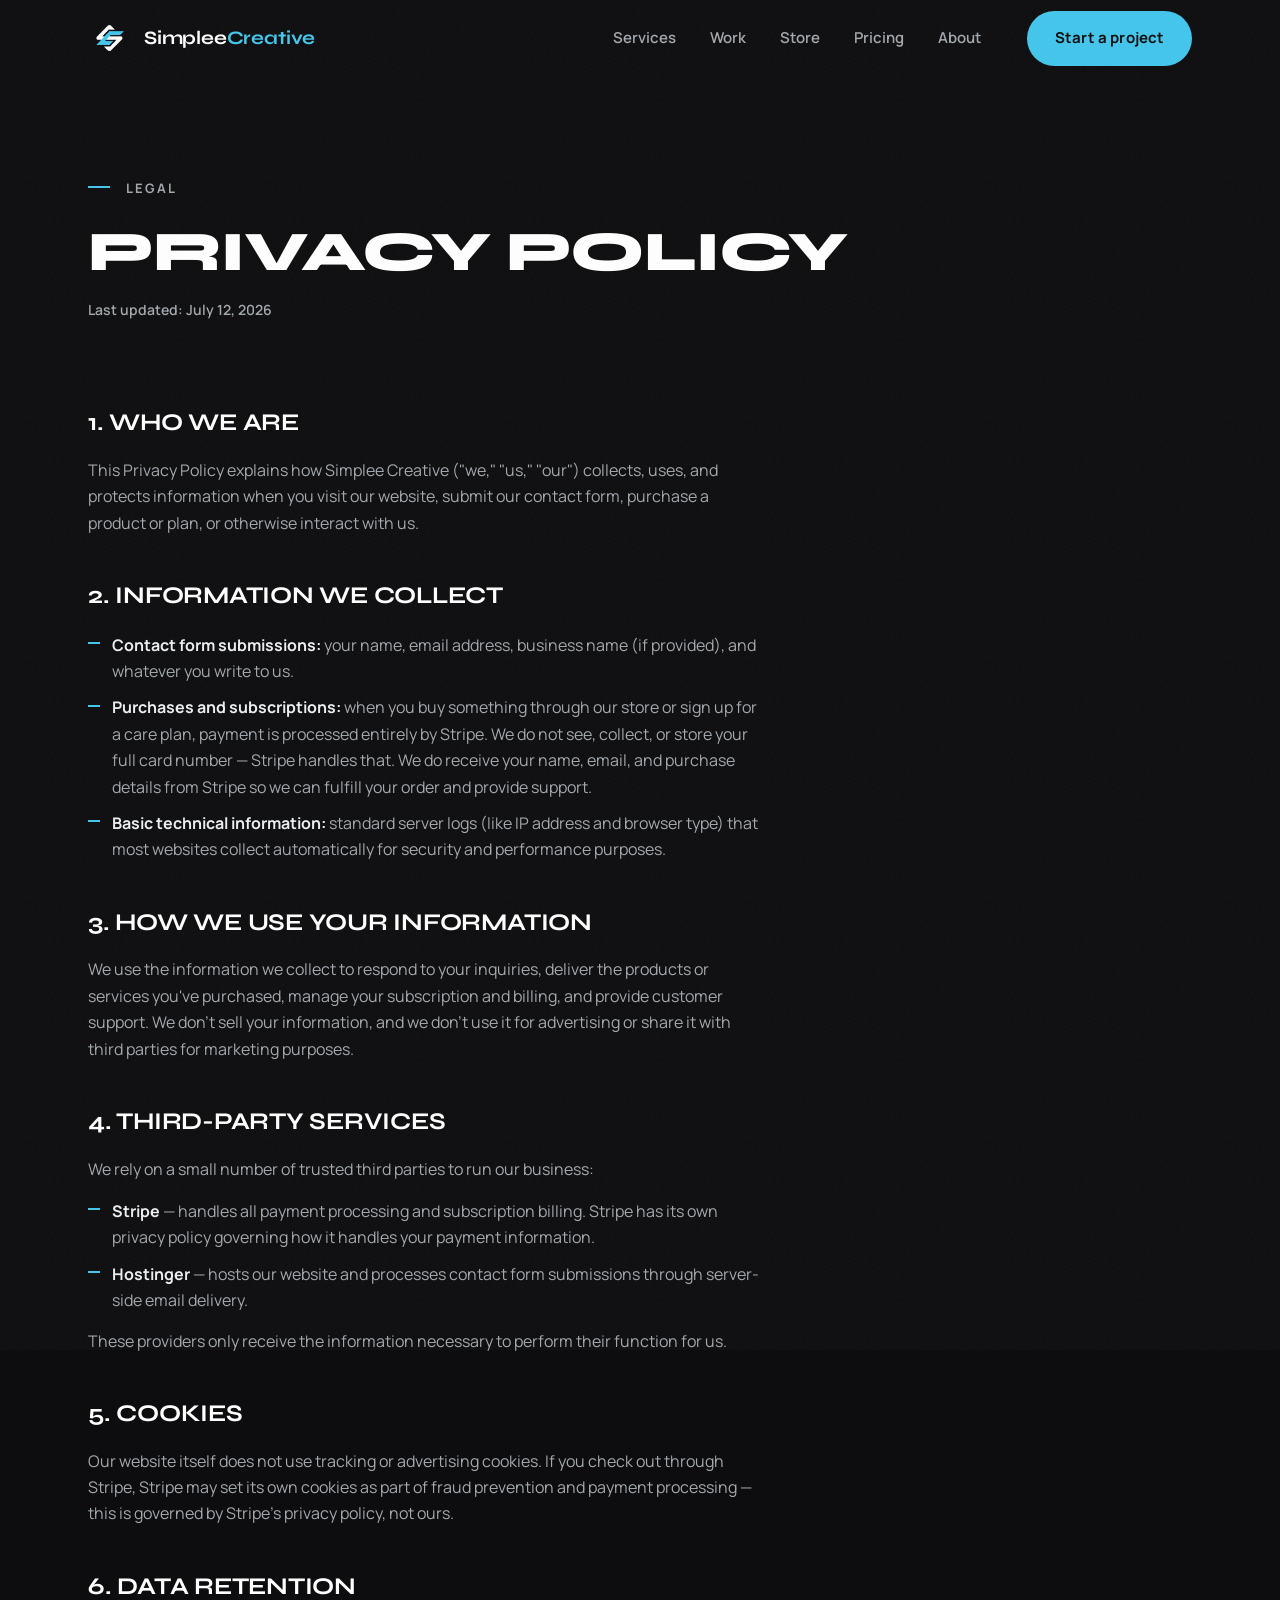
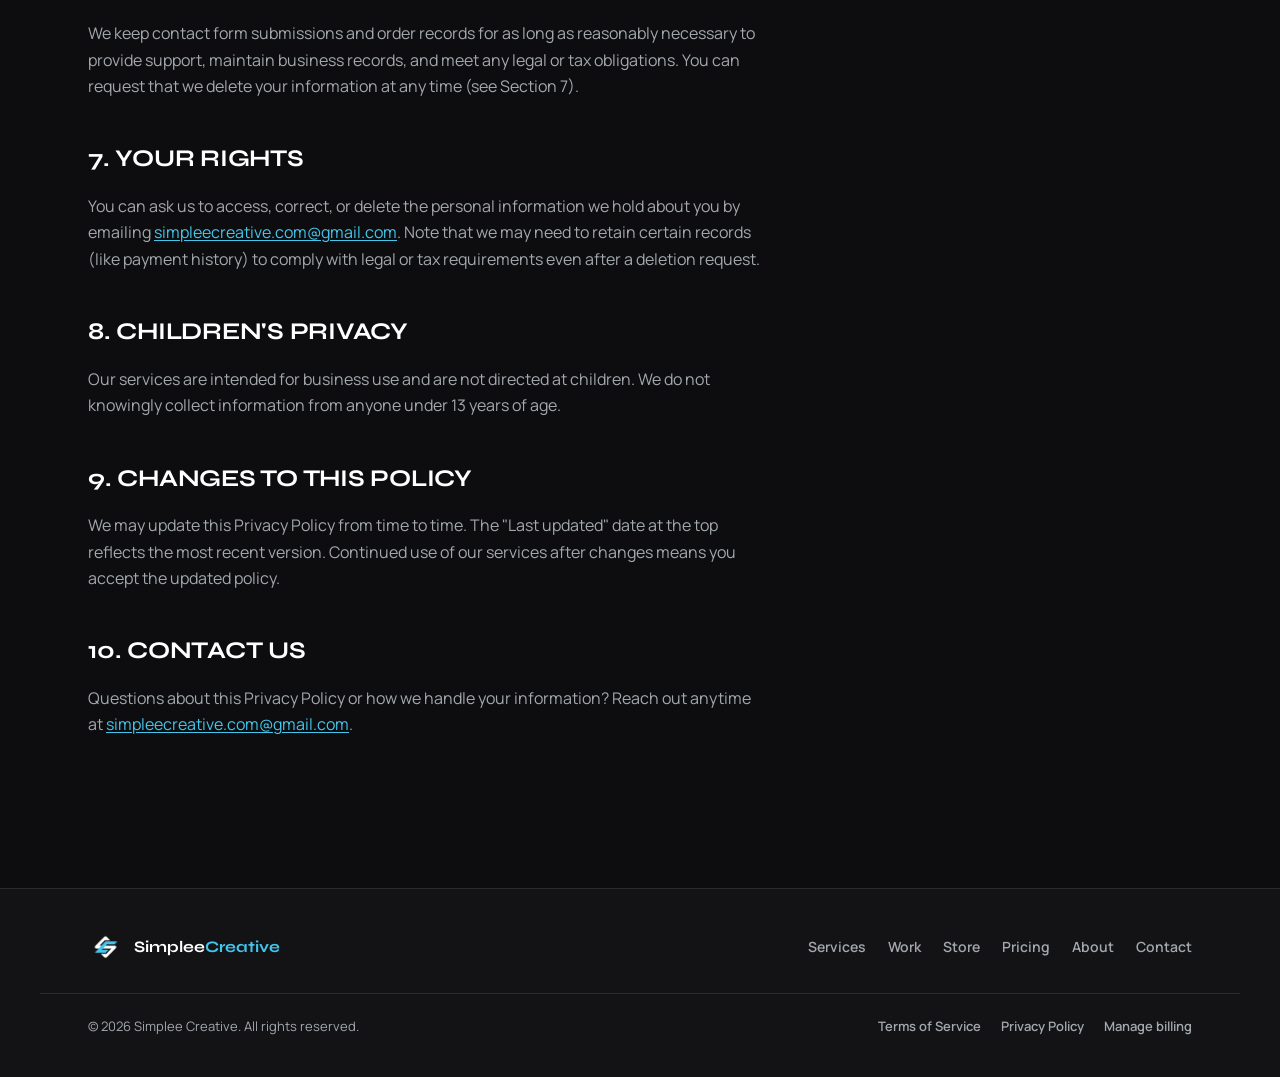
<file: privacy.html>
<!DOCTYPE html>
<html lang="en">
<head>
  <meta charset="UTF-8">
  <meta name="viewport" content="width=device-width, initial-scale=1.0">
  <title>Privacy Policy — Simplee Creative</title>
  <meta name="description" content="Privacy Policy for Simplee Creative — what information we collect, how we use it, and your rights.">
  <link rel="canonical" href="https://simpleecreative.com/privacy.html">
  <meta name="robots" content="noindex, follow">
  <meta property="og:type" content="website">
  <meta property="og:url" content="https://simpleecreative.com/privacy.html">
  <meta property="og:site_name" content="Simplee Creative">
  <meta property="og:title" content="Privacy Policy — Simplee Creative">
  <meta property="og:description" content="Privacy Policy for Simplee Creative — what information we collect, how we use it, and your rights.">
  <meta property="og:image" content="https://simpleecreative.com/assets/brand/og-image.jpg">
  <meta property="og:image:width" content="1200">
  <meta property="og:image:height" content="630">
  <meta name="twitter:card" content="summary_large_image">
  <meta name="twitter:title" content="Privacy Policy — Simplee Creative">
  <meta name="twitter:image" content="https://simpleecreative.com/assets/brand/og-image.jpg">
  <link rel="icon" type="image/png" href="assets/brand/sc-logo-bg.png">
  <link rel="preconnect" href="https://fonts.googleapis.com">
  <link rel="preconnect" href="https://fonts.gstatic.com" crossorigin>
  <link href="https://fonts.googleapis.com/css2?family=Manrope:wght@400;500;600;700;800&family=Syne:wght@600;700;800&display=swap" rel="stylesheet">
  <link rel="stylesheet" href="css/style.css?v=48">
</head>
<body>

  <div class="grain" aria-hidden="true"></div>

  <!-- ============ NAV ============ -->
  <header class="nav" id="nav">
    <div class="nav__inner">
      <a href="index.html" class="nav__logo" aria-label="Simplee Creative — home">
        <img src="assets/brand/sc-logo-alt.png" alt="Simplee Creative logo" width="44" height="44">
        <span>Simplee<em>Creative</em></span>
      </a>
      <nav class="nav__links" aria-label="Primary">
        <a href="index.html#services">Services</a>
        <a href="index.html#work">Work</a>
        <a href="store.html">Store</a>
        <a href="index.html#pricing">Pricing</a>
        <a href="index.html#about">About</a>
      </nav>
      <a href="index.html#contact" class="btn btn--primary nav__cta magnetic">Start a project</a>
      <button class="nav__burger" id="burger" aria-label="Open menu" aria-expanded="false" aria-controls="mobileMenu">
        <span></span><span></span><span></span>
      </button>
    </div>
  </header>

  <!-- Mobile menu -->
  <div class="mobile-menu" id="mobileMenu" aria-hidden="true">
    <p class="mobile-menu__eyebrow"><span class="tick" aria-hidden="true"></span>Menu</p>
    <nav aria-label="Mobile">
      <a href="index.html#services">Services</a>
      <a href="index.html#work">Work</a>
      <a href="store.html">Store</a>
      <a href="index.html#pricing">Pricing</a>
      <a href="index.html#about">About</a>
    </nav>
    <a href="index.html#contact" class="btn btn--primary btn--lg magnetic mobile-menu__cta">Start a project
      <svg width="18" height="18" viewBox="0 0 24 24" fill="none" stroke="currentColor" stroke-width="2.2" stroke-linecap="round" stroke-linejoin="round" aria-hidden="true"><path d="M7 17L17 7M8 7h9v9"/></svg>
    </a>
  </div>

  <main id="top">

    <!-- ============ LEGAL HERO ============ -->
    <section class="legal-hero">
      <div class="container">
        <p class="hero__eyebrow reveal-line"><span class="tick" aria-hidden="true"></span><span class="hero__eyebrow-text">Legal</span></p>
        <h1 class="legal-hero__title reveal-line">Privacy Policy</h1>
        <p class="legal-updated reveal-line">Last updated: July 12, 2026</p>
      </div>
    </section>

    <!-- ============ LEGAL CONTENT ============ -->
    <section class="section legal-section">
      <div class="container">
        <div class="legal-content reveal">

          <h2>1. Who We Are</h2>
          <p>This Privacy Policy explains how Simplee Creative ("we," "us," "our") collects, uses, and protects information when you visit our website, submit our contact form, purchase a product or plan, or otherwise interact with us.</p>

          <h2>2. Information We Collect</h2>
          <ul>
            <li><strong>Contact form submissions:</strong> your name, email address, business name (if provided), and whatever you write to us.</li>
            <li><strong>Purchases and subscriptions:</strong> when you buy something through our store or sign up for a care plan, payment is processed entirely by Stripe. We do not see, collect, or store your full card number — Stripe handles that. We do receive your name, email, and purchase details from Stripe so we can fulfill your order and provide support.</li>
            <li><strong>Basic technical information:</strong> standard server logs (like IP address and browser type) that most websites collect automatically for security and performance purposes.</li>
          </ul>

          <h2>3. How We Use Your Information</h2>
          <p>We use the information we collect to respond to your inquiries, deliver the products or services you've purchased, manage your subscription and billing, and provide customer support. We don't sell your information, and we don't use it for advertising or share it with third parties for marketing purposes.</p>

          <h2>4. Third-Party Services</h2>
          <p>We rely on a small number of trusted third parties to run our business:</p>
          <ul>
            <li><strong>Stripe</strong> — handles all payment processing and subscription billing. Stripe has its own privacy policy governing how it handles your payment information.</li>
            <li><strong>Hostinger</strong> — hosts our website and processes contact form submissions through server-side email delivery.</li>
          </ul>
          <p>These providers only receive the information necessary to perform their function for us.</p>

          <h2>5. Cookies</h2>
          <p>Our website itself does not use tracking or advertising cookies. If you check out through Stripe, Stripe may set its own cookies as part of fraud prevention and payment processing — this is governed by Stripe's privacy policy, not ours.</p>

          <h2>6. Data Retention</h2>
          <p>We keep contact form submissions and order records for as long as reasonably necessary to provide support, maintain business records, and meet any legal or tax obligations. You can request that we delete your information at any time (see Section 7).</p>

          <h2>7. Your Rights</h2>
          <p>You can ask us to access, correct, or delete the personal information we hold about you by emailing <a href="mailto:simpleecreative.com@gmail.com">simpleecreative.com@gmail.com</a>. Note that we may need to retain certain records (like payment history) to comply with legal or tax requirements even after a deletion request.</p>

          <h2>8. Children's Privacy</h2>
          <p>Our services are intended for business use and are not directed at children. We do not knowingly collect information from anyone under 13 years of age.</p>

          <h2>9. Changes to This Policy</h2>
          <p>We may update this Privacy Policy from time to time. The "Last updated" date at the top reflects the most recent version. Continued use of our services after changes means you accept the updated policy.</p>

          <h2>10. Contact Us</h2>
          <p>Questions about this Privacy Policy or how we handle your information? Reach out anytime at <a href="mailto:simpleecreative.com@gmail.com">simpleecreative.com@gmail.com</a>.</p>

        </div>
      </div>
    </section>
  </main>

  <!-- ============ FOOTER ============ -->
  <footer class="footer">
    <div class="container footer__inner">
      <a href="index.html" class="footer__logo" aria-label="Simplee Creative home">
        <img src="assets/brand/sc-logo-alt.png" alt="" width="36" height="36">
        <span>Simplee<em>Creative</em></span>
      </a>
      <nav class="footer__links" aria-label="Footer">
        <a href="index.html#services">Services</a>
        <a href="index.html#work">Work</a>
        <a href="store.html">Store</a>
        <a href="index.html#pricing">Pricing</a>
        <a href="index.html#about">About</a>
        <a href="index.html#contact">Contact</a>
      </nav>
    </div>
    <div class="container footer__bottom">
      <p class="footer__copy">© <span id="year"></span> Simplee Creative. All rights reserved.</p>
      <nav class="footer__utility" aria-label="Legal and account">
        <a href="terms.html">Terms of Service</a>
        <a href="privacy.html">Privacy Policy</a>
        <a href="https://billing.stripe.com/p/login/00w9ASa5X6wO1pQgjggQE00" target="_blank" rel="noopener">Manage billing</a>
      </nav>
    </div>
  </footer>

  <script src="js/main.js?v=14" defer></script>
</body>
</html>
</file>
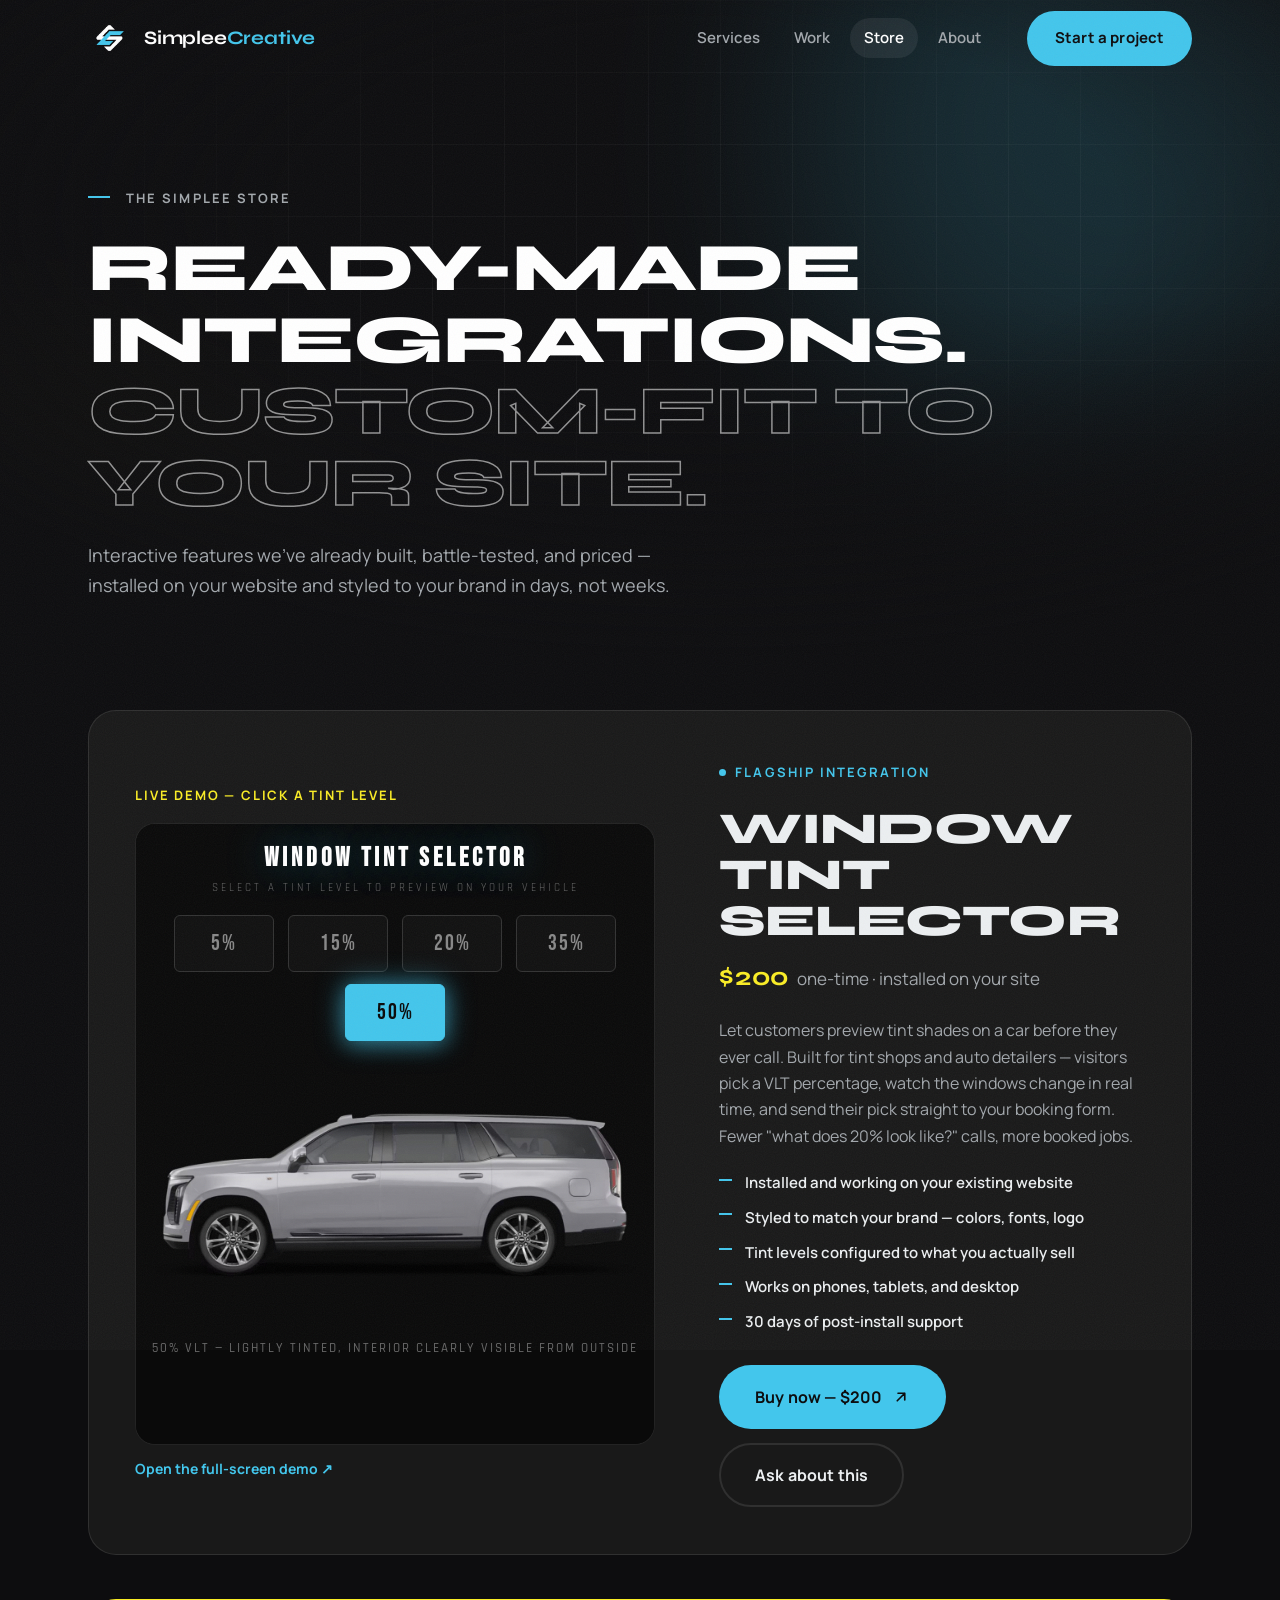
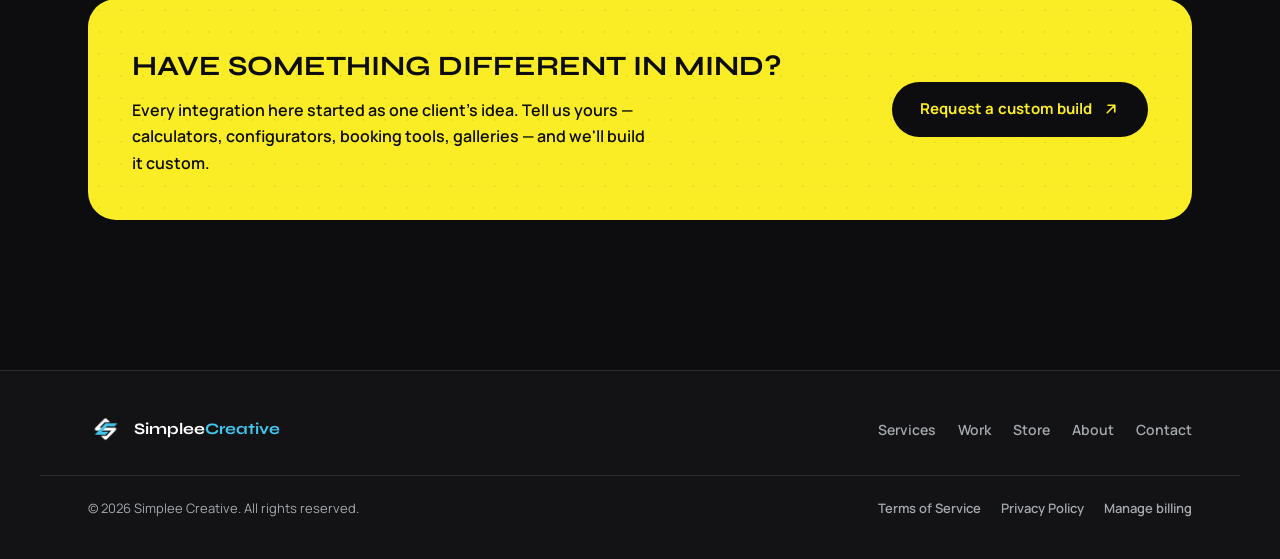
<file: store.html>
<!DOCTYPE html>
<html lang="en">
<head>
  <meta charset="UTF-8">
  <meta name="viewport" content="width=device-width, initial-scale=1.0">
  <title>Store — Simplee Creative | Ready-Made Website Integrations</title>
  <meta name="description" content="Ready-made interactive website integrations from Simplee Creative — like our window tint selector — installed and customized for your site.">
  <link rel="canonical" href="https://simpleecreative.com/store.html">
  <meta property="og:type" content="website">
  <meta property="og:url" content="https://simpleecreative.com/store.html">
  <meta property="og:site_name" content="Simplee Creative">
  <meta property="og:title" content="Store — Simplee Creative | Ready-Made Website Integrations">
  <meta property="og:description" content="Ready-made interactive website integrations from Simplee Creative — like our window tint selector — installed and customized for your site.">
  <meta property="og:image" content="https://simpleecreative.com/assets/brand/og-image.jpg">
  <meta property="og:image:width" content="1200">
  <meta property="og:image:height" content="630">
  <meta name="twitter:card" content="summary_large_image">
  <meta name="twitter:title" content="Store — Simplee Creative | Ready-Made Website Integrations">
  <meta name="twitter:description" content="Ready-made interactive website integrations from Simplee Creative — like our window tint selector — installed and customized for your site.">
  <meta name="twitter:image" content="https://simpleecreative.com/assets/brand/og-image.jpg">
  <link rel="icon" type="image/png" href="assets/brand/sc-logo-bg.png">
  <link rel="preconnect" href="https://fonts.googleapis.com">
  <link rel="preconnect" href="https://fonts.gstatic.com" crossorigin>
  <link href="https://fonts.googleapis.com/css2?family=Manrope:wght@400;500;600;700;800&family=Syne:wght@600;700;800&display=swap" rel="stylesheet">
  <link rel="stylesheet" href="css/style.css?v=48">
</head>
<body>

  <div class="grain" aria-hidden="true"></div>

  <!-- ============ NAV ============ -->
  <header class="nav" id="nav">
    <div class="nav__inner">
      <a href="index.html" class="nav__logo" aria-label="Simplee Creative — home">
        <img src="assets/brand/sc-logo-alt.png" alt="Simplee Creative logo" width="44" height="44">
        <span>Simplee<em>Creative</em></span>
      </a>
      <nav class="nav__links" aria-label="Primary">
        <a href="index.html#services">Services</a>
        <a href="index.html#work">Work</a>
        <a href="store.html" class="is-active" aria-current="page">Store</a>
        <a href="index.html#about">About</a>
      </nav>
      <a href="index.html#contact" class="btn btn--primary nav__cta magnetic">Start a project</a>
      <button class="nav__burger" id="burger" aria-label="Open menu" aria-expanded="false" aria-controls="mobileMenu">
        <span></span><span></span><span></span>
      </button>
    </div>
  </header>

  <!-- Mobile menu -->
  <div class="mobile-menu" id="mobileMenu" aria-hidden="true">
    <p class="mobile-menu__eyebrow"><span class="tick" aria-hidden="true"></span>Menu</p>
    <nav aria-label="Mobile">
      <a href="index.html#services">Services</a>
      <a href="index.html#work">Work</a>
      <a href="store.html">Store</a>
      <a href="index.html#about">About</a>
    </nav>
    <a href="index.html#contact" class="btn btn--primary btn--lg magnetic mobile-menu__cta">Start a project
      <svg width="18" height="18" viewBox="0 0 24 24" fill="none" stroke="currentColor" stroke-width="2.2" stroke-linecap="round" stroke-linejoin="round" aria-hidden="true"><path d="M7 17L17 7M8 7h9v9"/></svg>
    </a>
  </div>

  <main id="top">

    <!-- ============ STORE HERO ============ -->
    <section class="store-hero">
      <div class="store-hero__bg" aria-hidden="true">
        <div class="hero__glow hero__glow--cyan"></div>
        <div class="hero__glow hero__glow--yellow"></div>
        <div class="hero__grid"></div>
      </div>
      <div class="container">
        <p class="hero__eyebrow reveal-line"><span class="tick" aria-hidden="true"></span><span class="hero__eyebrow-text">The Simplee Store</span></p>
        <h1 class="store-hero__title reveal-line">Ready-made integrations.<br><span class="outline outline--pulse">Custom-fit to your site.</span></h1>
        <p class="store-hero__sub reveal-line">Interactive features we've already built, battle-tested, and priced — installed on your website and styled to your brand in days, not weeks.</p>
      </div>
    </section>

    <!-- ============ PRODUCT: TINT SELECTOR ============ -->
    <section class="section product-section" id="tint-selector">
      <div class="container">
        <article class="product">
          <div class="product__demo reveal">
            <p class="product__demo-label">Live demo — click a tint level</p>
            <div class="tint-embed">
              <iframe src="demo/tint-selector.html?embed=1" title="Window Tint Selector live demo" loading="lazy"></iframe>
            </div>
            <p class="tint-embed__link"><a href="demo/tint-selector.html" target="_blank" rel="noopener">Open the full-screen demo ↗</a></p>
          </div>

          <div class="product__info">
            <p class="section__eyebrow reveal">Flagship integration</p>
            <h2 class="product__title reveal"><span class="word-in">Window</span> <span class="word-in">Tint</span> <span class="word-in">Selector</span></h2>
            <p class="product__price reveal"><strong>$<span class="price-count" data-count="200">0</span></strong> one-time · installed on your site</p>
            <p class="product__desc reveal">Let customers preview tint shades on a car before they ever call. Built for tint shops and auto detailers — visitors pick a VLT percentage, watch the windows change in real time, and send their pick straight to your booking form. Fewer "what does 20% look like?" calls, more booked jobs.</p>
            <ul class="product__includes reveal">
              <li>Installed and working on your existing website</li>
              <li>Styled to match your brand — colors, fonts, logo</li>
              <li>Tint levels configured to what you actually sell</li>
              <li>Works on phones, tablets, and desktop</li>
              <li>30 days of post-install support</li>
            </ul>
            <div class="product__actions reveal">
              <a href="#" class="btn btn--primary btn--lg magnetic" data-buy data-product="Window Tint Selector">Buy now — $200
                <svg width="18" height="18" viewBox="0 0 24 24" fill="none" stroke="currentColor" stroke-width="2.2" stroke-linecap="round" stroke-linejoin="round" aria-hidden="true"><path d="M7 17L17 7M8 7h9v9"/></svg>
              </a>
              <a href="index.html#contact" class="btn btn--ghost btn--lg magnetic">Ask about this</a>
            </div>
          </div>
        </article>

        <!-- custom build card -->
        <div class="custom-card reveal">
          <div>
            <h3>Have something different in mind?</h3>
            <p>Every integration here started as one client's idea. Tell us yours — calculators, configurators, booking tools, galleries — and we'll build it custom.</p>
          </div>
          <a href="index.html#contact" class="btn btn--ink magnetic">Request a custom build
            <svg width="18" height="18" viewBox="0 0 24 24" fill="none" stroke="currentColor" stroke-width="2.2" stroke-linecap="round" stroke-linejoin="round" aria-hidden="true"><path d="M7 17L17 7M8 7h9v9"/></svg>
          </a>
        </div>
      </div>
    </section>
  </main>

  <!-- ============ FOOTER ============ -->
  <footer class="footer">
    <div class="container footer__inner">
      <a href="index.html" class="footer__logo" aria-label="Simplee Creative home">
        <img src="assets/brand/sc-logo-alt.png" alt="" width="36" height="36">
        <span>Simplee<em>Creative</em></span>
      </a>
      <nav class="footer__links" aria-label="Footer">
        <a href="index.html#services">Services</a>
        <a href="index.html#work">Work</a>
        <a href="store.html">Store</a>
        <a href="index.html#about">About</a>
        <a href="index.html#contact">Contact</a>
      </nav>
    </div>
    <div class="container footer__bottom">
      <p class="footer__copy">© <span id="year"></span> Simplee Creative. All rights reserved.</p>
      <nav class="footer__utility" aria-label="Legal and account">
        <a href="terms.html">Terms of Service</a>
        <a href="privacy.html">Privacy Policy</a>
        <a href="https://billing.stripe.com/p/login/00w9ASa5X6wO1pQgjggQE00" target="_blank" rel="noopener">Manage billing</a>
      </nav>
    </div>
  </footer>

  <script src="js/main.js?v=14" defer></script>
</body>
</html>
</file>
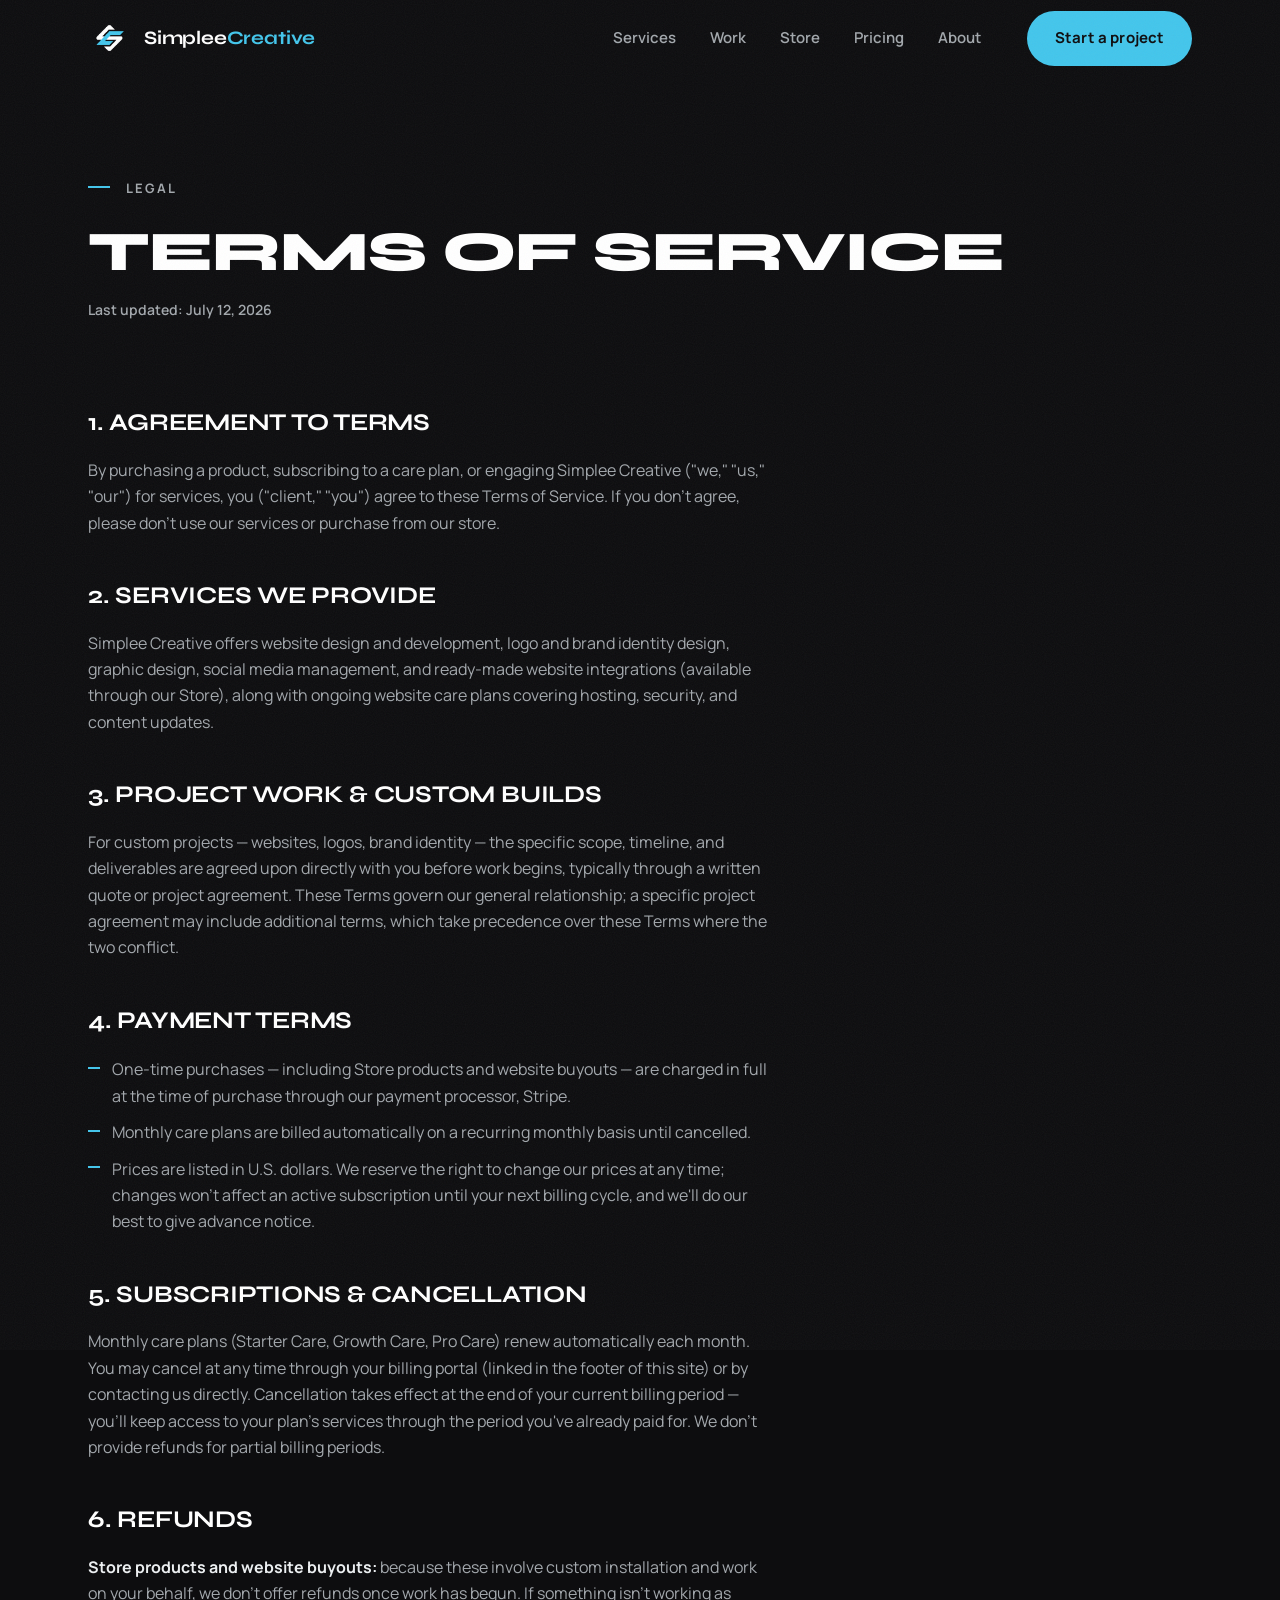
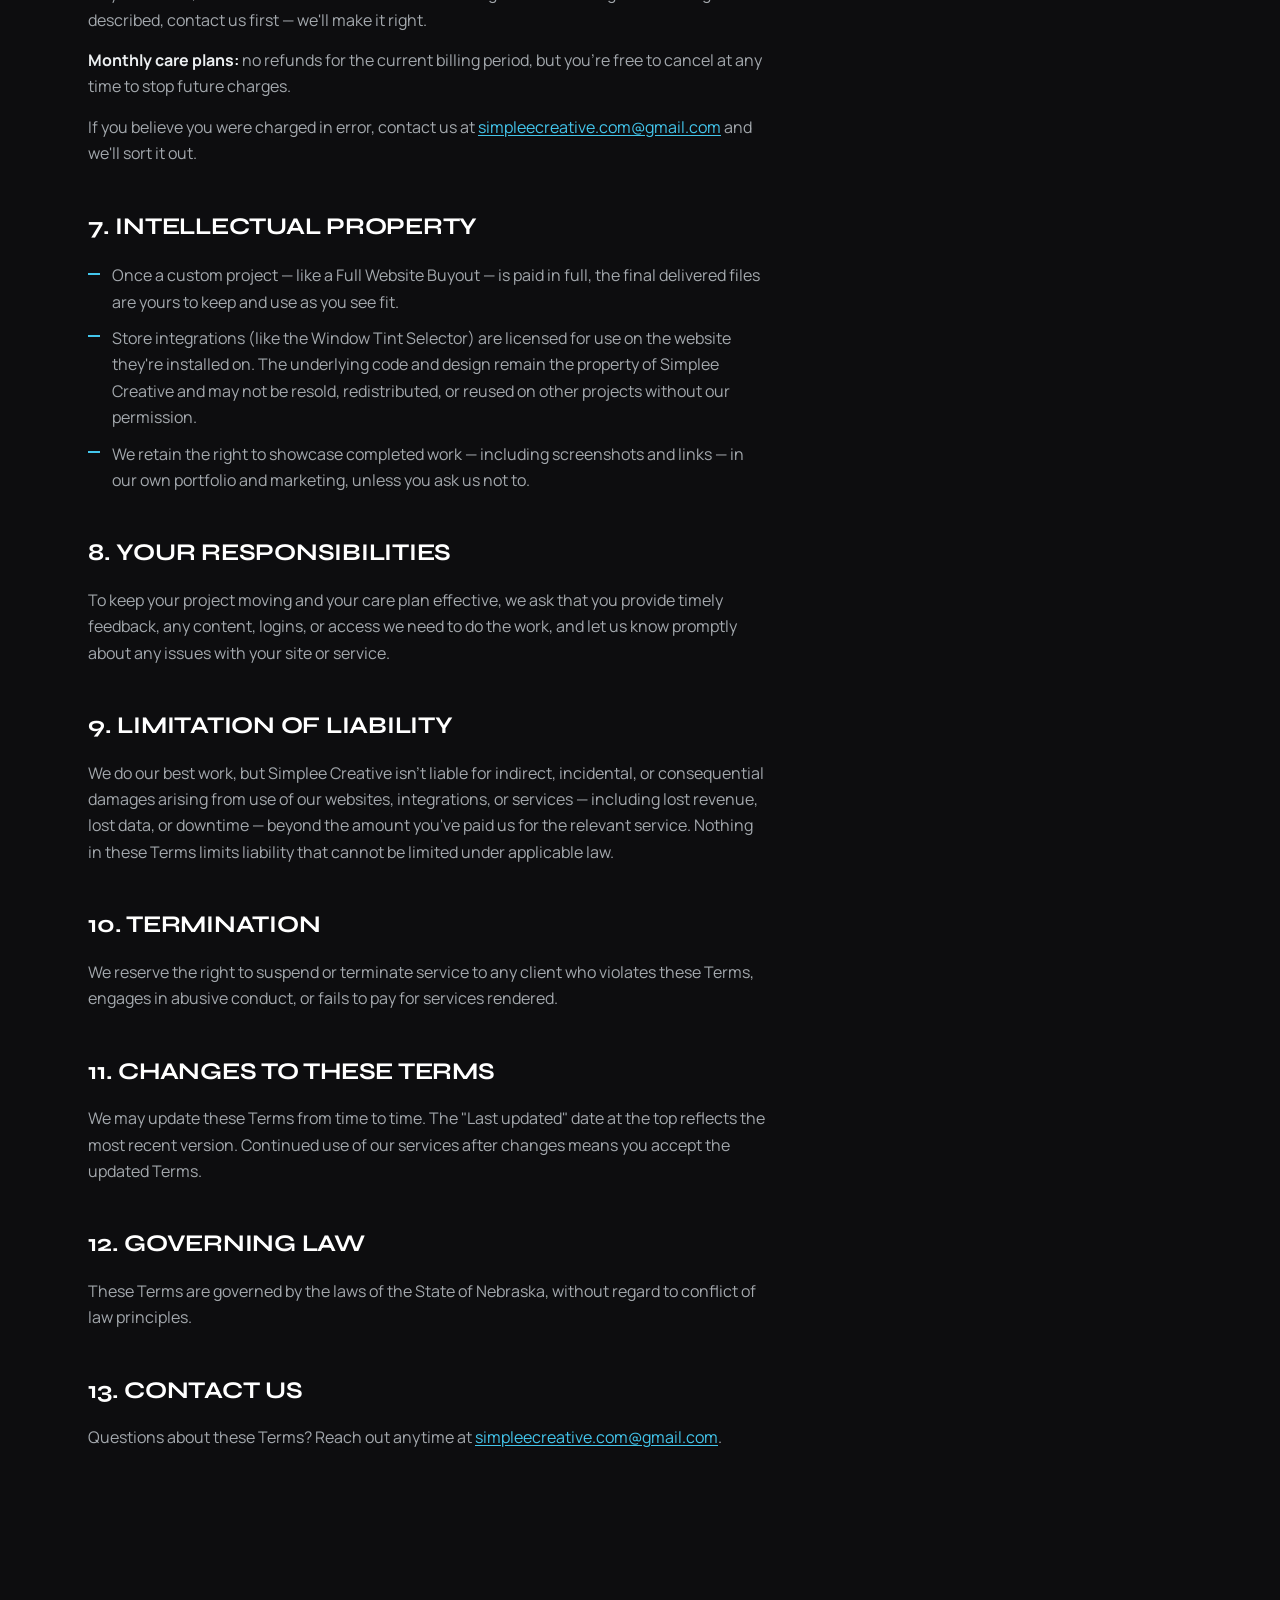
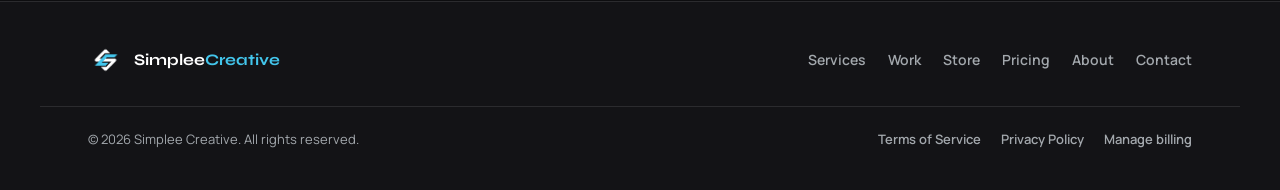
<file: terms.html>
<!DOCTYPE html>
<html lang="en">
<head>
  <meta charset="UTF-8">
  <meta name="viewport" content="width=device-width, initial-scale=1.0">
  <title>Terms of Service — Simplee Creative</title>
  <meta name="description" content="Terms of Service for Simplee Creative — website design, branding, social media management, store products, and monthly care plans.">
  <link rel="canonical" href="https://simpleecreative.com/terms.html">
  <meta name="robots" content="noindex, follow">
  <meta property="og:type" content="website">
  <meta property="og:url" content="https://simpleecreative.com/terms.html">
  <meta property="og:site_name" content="Simplee Creative">
  <meta property="og:title" content="Terms of Service — Simplee Creative">
  <meta property="og:description" content="Terms of Service for Simplee Creative — website design, branding, social media management, store products, and monthly care plans.">
  <meta property="og:image" content="https://simpleecreative.com/assets/brand/og-image.jpg">
  <meta property="og:image:width" content="1200">
  <meta property="og:image:height" content="630">
  <meta name="twitter:card" content="summary_large_image">
  <meta name="twitter:title" content="Terms of Service — Simplee Creative">
  <meta name="twitter:image" content="https://simpleecreative.com/assets/brand/og-image.jpg">
  <link rel="icon" type="image/png" href="assets/brand/sc-logo-bg.png">
  <link rel="preconnect" href="https://fonts.googleapis.com">
  <link rel="preconnect" href="https://fonts.gstatic.com" crossorigin>
  <link href="https://fonts.googleapis.com/css2?family=Manrope:wght@400;500;600;700;800&family=Syne:wght@600;700;800&display=swap" rel="stylesheet">
  <link rel="stylesheet" href="css/style.css?v=48">
</head>
<body>

  <div class="grain" aria-hidden="true"></div>

  <!-- ============ NAV ============ -->
  <header class="nav" id="nav">
    <div class="nav__inner">
      <a href="index.html" class="nav__logo" aria-label="Simplee Creative — home">
        <img src="assets/brand/sc-logo-alt.png" alt="Simplee Creative logo" width="44" height="44">
        <span>Simplee<em>Creative</em></span>
      </a>
      <nav class="nav__links" aria-label="Primary">
        <a href="index.html#services">Services</a>
        <a href="index.html#work">Work</a>
        <a href="store.html">Store</a>
        <a href="index.html#pricing">Pricing</a>
        <a href="index.html#about">About</a>
      </nav>
      <a href="index.html#contact" class="btn btn--primary nav__cta magnetic">Start a project</a>
      <button class="nav__burger" id="burger" aria-label="Open menu" aria-expanded="false" aria-controls="mobileMenu">
        <span></span><span></span><span></span>
      </button>
    </div>
  </header>

  <!-- Mobile menu -->
  <div class="mobile-menu" id="mobileMenu" aria-hidden="true">
    <p class="mobile-menu__eyebrow"><span class="tick" aria-hidden="true"></span>Menu</p>
    <nav aria-label="Mobile">
      <a href="index.html#services">Services</a>
      <a href="index.html#work">Work</a>
      <a href="store.html">Store</a>
      <a href="index.html#pricing">Pricing</a>
      <a href="index.html#about">About</a>
    </nav>
    <a href="index.html#contact" class="btn btn--primary btn--lg magnetic mobile-menu__cta">Start a project
      <svg width="18" height="18" viewBox="0 0 24 24" fill="none" stroke="currentColor" stroke-width="2.2" stroke-linecap="round" stroke-linejoin="round" aria-hidden="true"><path d="M7 17L17 7M8 7h9v9"/></svg>
    </a>
  </div>

  <main id="top">

    <!-- ============ LEGAL HERO ============ -->
    <section class="legal-hero">
      <div class="container">
        <p class="hero__eyebrow reveal-line"><span class="tick" aria-hidden="true"></span><span class="hero__eyebrow-text">Legal</span></p>
        <h1 class="legal-hero__title reveal-line">Terms of Service</h1>
        <p class="legal-updated reveal-line">Last updated: July 12, 2026</p>
      </div>
    </section>

    <!-- ============ LEGAL CONTENT ============ -->
    <section class="section legal-section">
      <div class="container">
        <div class="legal-content reveal">

          <h2>1. Agreement to Terms</h2>
          <p>By purchasing a product, subscribing to a care plan, or engaging Simplee Creative ("we," "us," "our") for services, you ("client," "you") agree to these Terms of Service. If you don't agree, please don't use our services or purchase from our store.</p>

          <h2>2. Services We Provide</h2>
          <p>Simplee Creative offers website design and development, logo and brand identity design, graphic design, social media management, and ready-made website integrations (available through our Store), along with ongoing website care plans covering hosting, security, and content updates.</p>

          <h2>3. Project Work &amp; Custom Builds</h2>
          <p>For custom projects — websites, logos, brand identity — the specific scope, timeline, and deliverables are agreed upon directly with you before work begins, typically through a written quote or project agreement. These Terms govern our general relationship; a specific project agreement may include additional terms, which take precedence over these Terms where the two conflict.</p>

          <h2>4. Payment Terms</h2>
          <ul>
            <li>One-time purchases — including Store products and website buyouts — are charged in full at the time of purchase through our payment processor, Stripe.</li>
            <li>Monthly care plans are billed automatically on a recurring monthly basis until cancelled.</li>
            <li>Prices are listed in U.S. dollars. We reserve the right to change our prices at any time; changes won't affect an active subscription until your next billing cycle, and we'll do our best to give advance notice.</li>
          </ul>

          <h2>5. Subscriptions &amp; Cancellation</h2>
          <p>Monthly care plans (Starter Care, Growth Care, Pro Care) renew automatically each month. You may cancel at any time through your billing portal (linked in the footer of this site) or by contacting us directly. Cancellation takes effect at the end of your current billing period — you'll keep access to your plan's services through the period you've already paid for. We don't provide refunds for partial billing periods.</p>

          <h2>6. Refunds</h2>
          <p><strong>Store products and website buyouts:</strong> because these involve custom installation and work on your behalf, we don't offer refunds once work has begun. If something isn't working as described, contact us first — we'll make it right.</p>
          <p><strong>Monthly care plans:</strong> no refunds for the current billing period, but you're free to cancel at any time to stop future charges.</p>
          <p>If you believe you were charged in error, contact us at <a href="mailto:simpleecreative.com@gmail.com">simpleecreative.com@gmail.com</a> and we'll sort it out.</p>

          <h2>7. Intellectual Property</h2>
          <ul>
            <li>Once a custom project — like a Full Website Buyout — is paid in full, the final delivered files are yours to keep and use as you see fit.</li>
            <li>Store integrations (like the Window Tint Selector) are licensed for use on the website they're installed on. The underlying code and design remain the property of Simplee Creative and may not be resold, redistributed, or reused on other projects without our permission.</li>
            <li>We retain the right to showcase completed work — including screenshots and links — in our own portfolio and marketing, unless you ask us not to.</li>
          </ul>

          <h2>8. Your Responsibilities</h2>
          <p>To keep your project moving and your care plan effective, we ask that you provide timely feedback, any content, logins, or access we need to do the work, and let us know promptly about any issues with your site or service.</p>

          <h2>9. Limitation of Liability</h2>
          <p>We do our best work, but Simplee Creative isn't liable for indirect, incidental, or consequential damages arising from use of our websites, integrations, or services — including lost revenue, lost data, or downtime — beyond the amount you've paid us for the relevant service. Nothing in these Terms limits liability that cannot be limited under applicable law.</p>

          <h2>10. Termination</h2>
          <p>We reserve the right to suspend or terminate service to any client who violates these Terms, engages in abusive conduct, or fails to pay for services rendered.</p>

          <h2>11. Changes to These Terms</h2>
          <p>We may update these Terms from time to time. The "Last updated" date at the top reflects the most recent version. Continued use of our services after changes means you accept the updated Terms.</p>

          <h2>12. Governing Law</h2>
          <p>These Terms are governed by the laws of the State of Nebraska, without regard to conflict of law principles.</p>

          <h2>13. Contact Us</h2>
          <p>Questions about these Terms? Reach out anytime at <a href="mailto:simpleecreative.com@gmail.com">simpleecreative.com@gmail.com</a>.</p>

        </div>
      </div>
    </section>
  </main>

  <!-- ============ FOOTER ============ -->
  <footer class="footer">
    <div class="container footer__inner">
      <a href="index.html" class="footer__logo" aria-label="Simplee Creative home">
        <img src="assets/brand/sc-logo-alt.png" alt="" width="36" height="36">
        <span>Simplee<em>Creative</em></span>
      </a>
      <nav class="footer__links" aria-label="Footer">
        <a href="index.html#services">Services</a>
        <a href="index.html#work">Work</a>
        <a href="store.html">Store</a>
        <a href="index.html#pricing">Pricing</a>
        <a href="index.html#about">About</a>
        <a href="index.html#contact">Contact</a>
      </nav>
    </div>
    <div class="container footer__bottom">
      <p class="footer__copy">© <span id="year"></span> Simplee Creative. All rights reserved.</p>
      <nav class="footer__utility" aria-label="Legal and account">
        <a href="terms.html">Terms of Service</a>
        <a href="privacy.html">Privacy Policy</a>
        <a href="https://billing.stripe.com/p/login/00w9ASa5X6wO1pQgjggQE00" target="_blank" rel="noopener">Manage billing</a>
      </nav>
    </div>
  </footer>

  <script src="js/main.js?v=14" defer></script>
</body>
</html>
</file>
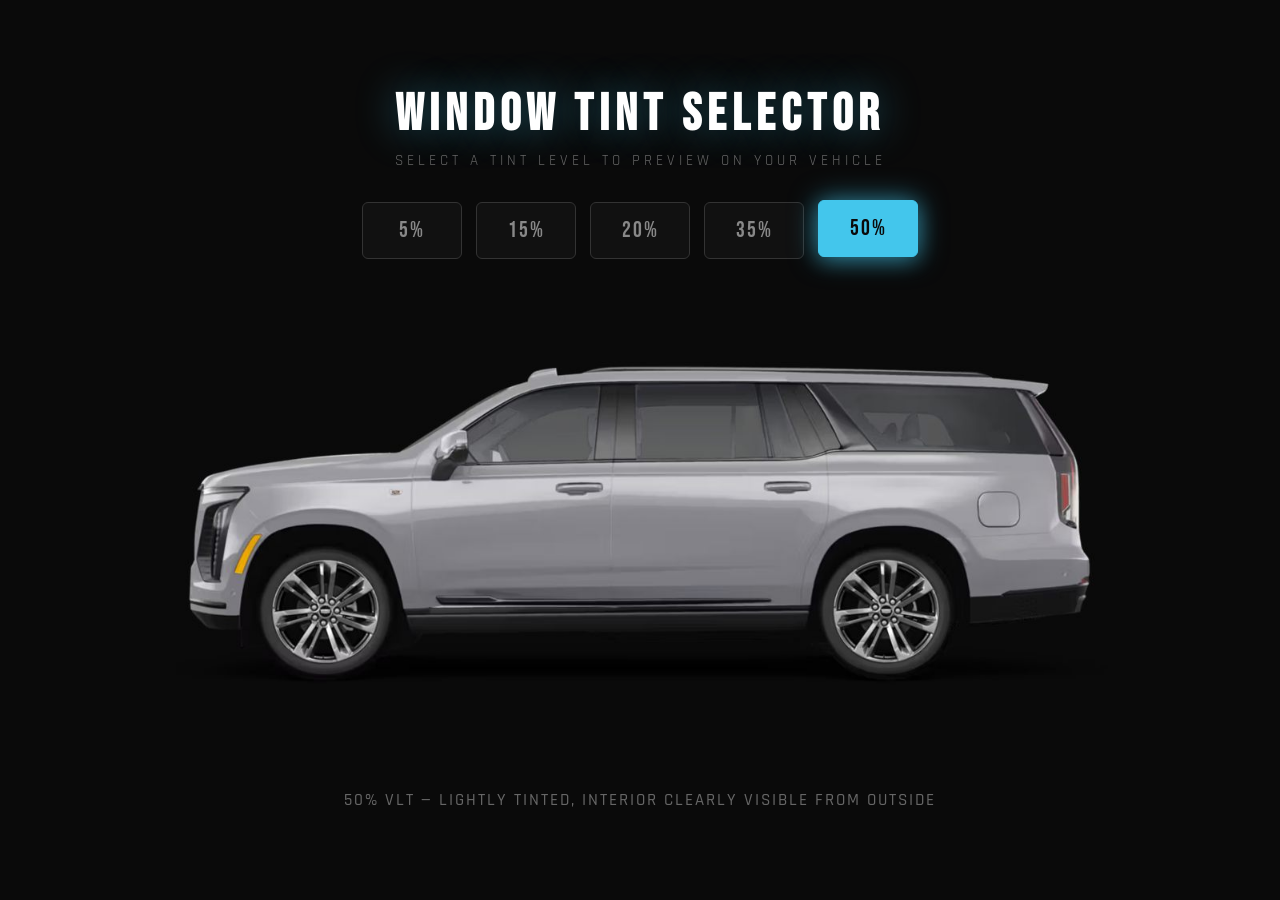
<file: demo/tint-selector.html>
<!DOCTYPE html>
<html lang="en">
<head>
<meta charset="UTF-8">
<meta name="viewport" content="width=device-width,initial-scale=1.0">
<title>Window Tint Selector</title>
<link rel="preconnect" href="https://fonts.googleapis.com">
<link rel="preconnect" href="https://fonts.gstatic.com" crossorigin>
<link href="https://fonts.googleapis.com/css2?family=Bebas+Neue&family=Rajdhani:wght@400;500;600;700&display=swap" rel="stylesheet">
<style>
*{margin:0;padding:0;box-sizing:border-box}
body{
  background:#0A0A0A;
  min-height:100vh;
  font-family:"Rajdhani",sans-serif;
  display:flex;flex-direction:column;align-items:center;justify-content:center;
  padding:2rem 1rem;
}
h1{
  font-family:"Bebas Neue",sans-serif;
  font-size:clamp(28px,4vw,52px);
  letter-spacing:6px;
  color:#fff;
  margin-bottom:.4rem;
  text-align:center;
  text-shadow:0 0 40px rgba(67,198,236,0.4);
}
.sub{
  font-family:"Rajdhani",sans-serif;
  font-size:clamp(12px,1.4vw,15px);
  letter-spacing:4px;
  text-transform:uppercase;
  color:#666;
  margin-bottom:2rem;
  text-align:center;
}
.btns{display:flex;gap:14px;margin-bottom:2rem;flex-wrap:wrap;justify-content:center}
.btn{
  position:relative;
  padding:14px 0;width:100px;
  border-radius:6px;
  border:1px solid #333;
  cursor:pointer;
  font-family:"Bebas Neue",sans-serif;
  font-size:22px;
  letter-spacing:2px;
  background:#111;
  color:#888;
  transition:color .25s,border-color .25s,box-shadow .25s,transform .15s;
  overflow:hidden;
}
.btn::before{
  content:"";
  position:absolute;inset:0;
  background:linear-gradient(105deg,transparent 40%,rgba(255,255,255,0.08) 50%,transparent 60%);
  transform:translateX(-100%);
  transition:transform 0s;
}
.btn:hover::before{
  transform:translateX(200%);
  transition:transform .5s ease;
}
.btn:hover:not(.active){
  border-color:#43C6EC;
  color:#43C6EC;
  box-shadow:0 0 18px rgba(67,198,236,0.25), inset 0 0 12px rgba(67,198,236,0.06);
  transform:translateY(-2px);
}
.btn.active{
  background:#43C6EC;
  border-color:#43C6EC;
  color:#0A0A0A;
  box-shadow:0 0 28px rgba(67,198,236,0.55), 0 4px 20px rgba(67,198,236,0.3);
  transform:translateY(-2px);
  animation:pulse 2s ease-in-out infinite;
}
@keyframes pulse{
  0%,100%{box-shadow:0 0 28px rgba(67,198,236,0.55),0 4px 20px rgba(67,198,236,0.3)}
  50%{box-shadow:0 0 42px rgba(67,198,236,0.8),0 4px 28px rgba(67,198,236,0.5)}
}
.btn:active{transform:translateY(0) scale(0.96)}
.car-wrap{width:100%;max-width:960px;position:relative}
.car-wrap img{width:100%;display:block;border-radius:6px}
.info{
  margin-top:1.1rem;
  font-family:"Rajdhani",sans-serif;
  font-size:clamp(13px,1.6vw,17px);
  font-weight:500;
  letter-spacing:2px;
  text-transform:uppercase;
  color:#666;
  text-align:center;
  min-height:1.6em;
  transition:color .3s;
}
.car-wrap{position:relative}
.tint-svg{position:absolute;top:0;left:0;width:100%;height:100%;pointer-events:none}
.wo-trail,.wo-head{fill:none;opacity:0}.wo-trail{stroke:#43C6EC;stroke-width:2}.wo-head{stroke:#7FDBF5;stroke-width:3.5}
.wo.flash{animation:outlineFlash 1.1s ease forwards}
@keyframes outlineFlash{
  0%{opacity:0;stroke-dashoffset:3000;stroke-dasharray:3000}
  15%{opacity:1}
  60%{opacity:1;stroke-dashoffset:0;stroke-dasharray:3000}
  85%{opacity:0.6;stroke-dashoffset:0}
  100%{opacity:0;stroke-dashoffset:0}
}body.embed{padding:1.2rem .75rem;min-height:0;justify-content:flex-start}body.embed h1{font-size:26px;letter-spacing:4px}body.embed .sub{font-size:11px;letter-spacing:3px;margin-bottom:1.3rem}</style>
</head>
<body>
<h1>Window Tint Selector</h1>
<p class="sub">Select a tint level to preview on your vehicle</p>
<div class="btns">
  <button class="btn" onclick="setTint(5,this)">5%</button>
  <button class="btn" onclick="setTint(15,this)">15%</button>
  <button class="btn" onclick="setTint(20,this)">20%</button>
  <button class="btn" onclick="setTint(35,this)">35%</button>
  <button class="btn active" onclick="setTint(50,this)">50%</button>
</div>
<div class="car-wrap"><img id="carImg" src="" alt="Cadillac with window tint" style="width:100%;display:block;border-radius:6px"><svg class="tint-svg" id="tintSvg" viewBox="0 0 1400 700" xmlns="http://www.w3.org/2000/svg"><polygon class='wo-trail' points='964,135 965,135 966,135 967,135 968,135 969,135 970,135 971,135 972,135 973,135 974,135 975,135 976,135 977,135 978,135 979,135 980,135 981,135 982,135 983,135 984,135 985,135 986,135 987,135 988,135 989,135 990,135 991,135 992,135 993,135 994,135 995,135 996,135 997,135 998,135 999,135 1000,135 1001,135 1002,135 1003,135 1004,135 1005,135 1006,135 1007,135 1008,135 1009,135 1010,135 1011,135 1012,135 1013,135 1014,135 1015,135 1016,135 1017,135 1018,135 1019,135 1020,135 1021,135 1022,135 1023,135 1024,135 1025,135 1026,135 1027,135 1028,135 1029,135 1030,135 1031,135 1032,135 1033,136 1034,136 1035,136 1036,136 1037,136 1038,136 1039,136 1040,136 1041,136 1042,136 1043,136 1044,136 1045,136 1046,136 1047,136 1048,136 1049,136 1050,136 1051,136 1052,136 1053,136 1054,136 1055,136 1056,136 1057,136 1058,136 1059,136 1060,136 1061,136 1062,136 1063,136 1064,137 1065,137 1066,137 1067,137 1068,137 1069,137 1070,137 1071,137 1072,137 1073,137 1074,137 1075,137 1076,137 1077,137 1078,137 1079,137 1080,137 1081,137 1082,137 1083,137 1084,137 1085,137 1086,137 1087,137 1088,137 1089,137 1090,137 1091,137 1092,137 1093,137 1094,137 1095,138 1096,138 1097,138 1098,138 1099,138 1100,138 1101,138 1102,138 1103,138 1104,138 1105,138 1106,138 1107,138 1108,138 1109,138 1110,138 1111,138 1112,138 1113,138 1114,138 1115,138 1116,138 1117,138 1118,138 1119,138 1120,138 1121,138 1122,138 1123,138 1124,138 1125,138 1126,138 1127,139 1128,139 1129,139 1130,139 1131,139 1132,139 1133,139 1134,139 1135,139 1136,139 1137,139 1138,139 1139,139 1140,139 1141,139 1142,139 1143,139 1144,139 1145,139 1146,139 1147,139 1148,139 1149,139 1150,139 1151,139 1152,139 1153,139 1154,139 1155,139 1156,139 1157,139 1158,139 1159,140 1160,140 1161,140 1162,140 1163,140 1164,140 1165,140 1166,140 1167,140 1168,140 1169,140 1170,140 1171,140 1172,140 1173,140 1174,140 1175,140 1176,140 1177,140 1178,140 1179,140 1180,140 1181,140 1182,140 1183,140 1184,140 1185,140 1186,140 1187,140 1188,140 1189,140 1190,140 1191,140 1192,140 1193,140 1194,140 1195,140 1196,141 1197,141 1198,141 1199,141 1200,141 1201,141 1202,141 1203,141 1204,141 1205,141 1206,141 1207,141 1208,141 1209,141 1210,141 1211,141 1212,141 1213,141 1214,141 1215,141 1216,141 1217,141 1218,141 1219,141 1220,141 1221,141 1222,141 1223,142 1224,142 1225,142 1226,142 1227,142 1228,142 1229,142 1230,142 1231,142 1232,142 1233,142 1234,142 1235,143 1236,143 1237,143 1238,143 1239,143 1240,143 1241,143 1242,143 1243,143 1244,143 1245,144 1246,144 1247,144 1248,150 1249,152 1250,153 1251,155 1252,157 1253,159 1254,160 1255,162 1256,164 1257,166 1258,167 1259,169 1260,171 1261,173 1262,174 1263,176 1264,178 1265,180 1266,181 1267,183 1268,185 1269,187 1270,188 1271,190 1272,192 1273,194 1274,196 1275,198 1276,200 1277,201 1278,203 1279,205 1280,207 1281,209 1282,211 1283,213 1284,215 1285,217 1286,219 1287,221 1288,222 1289,224 1290,226 1291,228 1292,230 1293,232 1294,234 1295,236 1295,236 1294,236 1293,236 1292,236 1291,236 1290,236 1289,236 1288,236 1287,236 1286,236 1285,236 1284,236 1283,236 1282,236 1281,236 1280,236 1279,236 1278,236 1277,236 1276,236 1275,236 1274,236 1273,236 1272,236 1271,236 1270,236 1269,236 1268,236 1267,236 1266,236 1265,236 1264,235 1263,235 1262,235 1261,235 1260,235 1259,235 1258,235 1257,235 1256,235 1255,235 1254,235 1253,235 1252,235 1251,235 1250,235 1249,235 1248,235 1247,235 1246,235 1245,235 1244,235 1243,235 1242,235 1241,235 1240,235 1239,235 1238,235 1237,235 1236,235 1235,235 1234,235 1233,235 1232,235 1231,235 1230,235 1229,235 1228,235 1227,235 1226,235 1225,235 1224,235 1223,235 1222,235 1221,235 1220,235 1219,235 1218,235 1217,235 1216,235 1215,235 1214,235 1213,235 1212,235 1211,235 1210,235 1209,235 1208,235 1207,235 1206,235 1205,235 1204,235 1203,235 1202,235 1201,235 1200,235 1199,235 1198,235 1197,235 1196,235 1195,235 1194,235 1193,235 1192,235 1191,235 1190,235 1189,235 1188,234 1187,234 1186,234 1185,234 1184,234 1183,234 1182,234 1181,234 1180,234 1179,234 1178,234 1177,234 1176,234 1175,234 1174,234 1173,234 1172,234 1171,234 1170,234 1169,234 1168,234 1167,234 1166,234 1165,234 1164,234 1163,234 1162,234 1161,234 1160,234 1159,234 1158,234 1157,234 1156,234 1155,234 1154,234 1153,234 1152,234 1151,234 1150,234 1149,234 1148,234 1147,234 1146,234 1145,234 1144,234 1143,234 1142,234 1141,234 1140,234 1139,234 1138,234 1137,234 1136,234 1135,234 1134,234 1133,234 1132,234 1131,233 1130,233 1129,233 1128,233 1127,233 1126,233 1125,233 1124,233 1123,233 1122,233 1121,233 1120,233 1119,233 1118,233 1117,233 1116,233 1115,233 1114,233 1113,233 1112,233 1111,233 1110,233 1109,233 1108,233 1107,233 1106,233 1105,233 1104,233 1103,233 1102,233 1101,233 1100,233 1099,233 1098,233 1097,233 1096,233 1095,233 1094,233 1093,233 1092,233 1091,233 1090,233 1089,233 1088,233 1087,233 1086,233 1085,233 1084,233 1083,233 1082,233 1081,233 1080,233 1079,233 1078,233 1077,233 1076,232 1075,232 1074,232 1073,232 1072,232 1071,232 1070,232 1069,232 1068,232 1067,232 1066,232 1065,232 1064,232 1063,232 1062,232 1061,232 1060,232 1059,232 1058,232 1057,232 1056,232 1055,232 1054,232 1053,232 1052,232 1051,232 1050,232 1049,232 1048,232 1047,232 1046,232 1045,231 1044,230 1043,229 1042,228 1041,227 1040,225 1039,224 1038,223 1037,222 1036,221 1035,219 1034,218 1033,217 1032,216 1031,215 1030,214 1029,212 1028,211 1027,210 1026,209 1025,208 1024,206 1023,205 1022,204 1021,203 1020,202 1019,200 1018,199 1017,198 1016,197 1015,196 1014,194 1013,193 1012,192 1011,191 1010,190 1009,188 1008,187 1007,186 1006,185 1005,184 1004,182 1003,181 1002,180 1001,179 1000,178 999,176 998,175 997,174 996,173 995,172 994,170 993,169 992,168 991,167 990,166 989,165 988,163 987,162 986,161 985,160 984,159 983,157 982,156 981,155 980,154 979,153 978,151 977,150 976,149 975,148 974,147 973,145 972,144 971,143 970,142 969,141 968,139 967,138 966,137 965,136 964,135'/><polygon class='wo-head' points='964,135 965,135 966,135 967,135 968,135 969,135 970,135 971,135 972,135 973,135 974,135 975,135 976,135 977,135 978,135 979,135 980,135 981,135 982,135 983,135 984,135 985,135 986,135 987,135 988,135 989,135 990,135 991,135 992,135 993,135 994,135 995,135 996,135 997,135 998,135 999,135 1000,135 1001,135 1002,135 1003,135 1004,135 1005,135 1006,135 1007,135 1008,135 1009,135 1010,135 1011,135 1012,135 1013,135 1014,135 1015,135 1016,135 1017,135 1018,135 1019,135 1020,135 1021,135 1022,135 1023,135 1024,135 1025,135 1026,135 1027,135 1028,135 1029,135 1030,135 1031,135 1032,135 1033,136 1034,136 1035,136 1036,136 1037,136 1038,136 1039,136 1040,136 1041,136 1042,136 1043,136 1044,136 1045,136 1046,136 1047,136 1048,136 1049,136 1050,136 1051,136 1052,136 1053,136 1054,136 1055,136 1056,136 1057,136 1058,136 1059,136 1060,136 1061,136 1062,136 1063,136 1064,137 1065,137 1066,137 1067,137 1068,137 1069,137 1070,137 1071,137 1072,137 1073,137 1074,137 1075,137 1076,137 1077,137 1078,137 1079,137 1080,137 1081,137 1082,137 1083,137 1084,137 1085,137 1086,137 1087,137 1088,137 1089,137 1090,137 1091,137 1092,137 1093,137 1094,137 1095,138 1096,138 1097,138 1098,138 1099,138 1100,138 1101,138 1102,138 1103,138 1104,138 1105,138 1106,138 1107,138 1108,138 1109,138 1110,138 1111,138 1112,138 1113,138 1114,138 1115,138 1116,138 1117,138 1118,138 1119,138 1120,138 1121,138 1122,138 1123,138 1124,138 1125,138 1126,138 1127,139 1128,139 1129,139 1130,139 1131,139 1132,139 1133,139 1134,139 1135,139 1136,139 1137,139 1138,139 1139,139 1140,139 1141,139 1142,139 1143,139 1144,139 1145,139 1146,139 1147,139 1148,139 1149,139 1150,139 1151,139 1152,139 1153,139 1154,139 1155,139 1156,139 1157,139 1158,139 1159,140 1160,140 1161,140 1162,140 1163,140 1164,140 1165,140 1166,140 1167,140 1168,140 1169,140 1170,140 1171,140 1172,140 1173,140 1174,140 1175,140 1176,140 1177,140 1178,140 1179,140 1180,140 1181,140 1182,140 1183,140 1184,140 1185,140 1186,140 1187,140 1188,140 1189,140 1190,140 1191,140 1192,140 1193,140 1194,140 1195,140 1196,141 1197,141 1198,141 1199,141 1200,141 1201,141 1202,141 1203,141 1204,141 1205,141 1206,141 1207,141 1208,141 1209,141 1210,141 1211,141 1212,141 1213,141 1214,141 1215,141 1216,141 1217,141 1218,141 1219,141 1220,141 1221,141 1222,141 1223,142 1224,142 1225,142 1226,142 1227,142 1228,142 1229,142 1230,142 1231,142 1232,142 1233,142 1234,142 1235,143 1236,143 1237,143 1238,143 1239,143 1240,143 1241,143 1242,143 1243,143 1244,143 1245,144 1246,144 1247,144 1248,150 1249,152 1250,153 1251,155 1252,157 1253,159 1254,160 1255,162 1256,164 1257,166 1258,167 1259,169 1260,171 1261,173 1262,174 1263,176 1264,178 1265,180 1266,181 1267,183 1268,185 1269,187 1270,188 1271,190 1272,192 1273,194 1274,196 1275,198 1276,200 1277,201 1278,203 1279,205 1280,207 1281,209 1282,211 1283,213 1284,215 1285,217 1286,219 1287,221 1288,222 1289,224 1290,226 1291,228 1292,230 1293,232 1294,234 1295,236 1295,236 1294,236 1293,236 1292,236 1291,236 1290,236 1289,236 1288,236 1287,236 1286,236 1285,236 1284,236 1283,236 1282,236 1281,236 1280,236 1279,236 1278,236 1277,236 1276,236 1275,236 1274,236 1273,236 1272,236 1271,236 1270,236 1269,236 1268,236 1267,236 1266,236 1265,236 1264,235 1263,235 1262,235 1261,235 1260,235 1259,235 1258,235 1257,235 1256,235 1255,235 1254,235 1253,235 1252,235 1251,235 1250,235 1249,235 1248,235 1247,235 1246,235 1245,235 1244,235 1243,235 1242,235 1241,235 1240,235 1239,235 1238,235 1237,235 1236,235 1235,235 1234,235 1233,235 1232,235 1231,235 1230,235 1229,235 1228,235 1227,235 1226,235 1225,235 1224,235 1223,235 1222,235 1221,235 1220,235 1219,235 1218,235 1217,235 1216,235 1215,235 1214,235 1213,235 1212,235 1211,235 1210,235 1209,235 1208,235 1207,235 1206,235 1205,235 1204,235 1203,235 1202,235 1201,235 1200,235 1199,235 1198,235 1197,235 1196,235 1195,235 1194,235 1193,235 1192,235 1191,235 1190,235 1189,235 1188,234 1187,234 1186,234 1185,234 1184,234 1183,234 1182,234 1181,234 1180,234 1179,234 1178,234 1177,234 1176,234 1175,234 1174,234 1173,234 1172,234 1171,234 1170,234 1169,234 1168,234 1167,234 1166,234 1165,234 1164,234 1163,234 1162,234 1161,234 1160,234 1159,234 1158,234 1157,234 1156,234 1155,234 1154,234 1153,234 1152,234 1151,234 1150,234 1149,234 1148,234 1147,234 1146,234 1145,234 1144,234 1143,234 1142,234 1141,234 1140,234 1139,234 1138,234 1137,234 1136,234 1135,234 1134,234 1133,234 1132,234 1131,233 1130,233 1129,233 1128,233 1127,233 1126,233 1125,233 1124,233 1123,233 1122,233 1121,233 1120,233 1119,233 1118,233 1117,233 1116,233 1115,233 1114,233 1113,233 1112,233 1111,233 1110,233 1109,233 1108,233 1107,233 1106,233 1105,233 1104,233 1103,233 1102,233 1101,233 1100,233 1099,233 1098,233 1097,233 1096,233 1095,233 1094,233 1093,233 1092,233 1091,233 1090,233 1089,233 1088,233 1087,233 1086,233 1085,233 1084,233 1083,233 1082,233 1081,233 1080,233 1079,233 1078,233 1077,233 1076,232 1075,232 1074,232 1073,232 1072,232 1071,232 1070,232 1069,232 1068,232 1067,232 1066,232 1065,232 1064,232 1063,232 1062,232 1061,232 1060,232 1059,232 1058,232 1057,232 1056,232 1055,232 1054,232 1053,232 1052,232 1051,232 1050,232 1049,232 1048,232 1047,232 1046,232 1045,231 1044,230 1043,229 1042,228 1041,227 1040,225 1039,224 1038,223 1037,222 1036,221 1035,219 1034,218 1033,217 1032,216 1031,215 1030,214 1029,212 1028,211 1027,210 1026,209 1025,208 1024,206 1023,205 1022,204 1021,203 1020,202 1019,200 1018,199 1017,198 1016,197 1015,196 1014,194 1013,193 1012,192 1011,191 1010,190 1009,188 1008,187 1007,186 1006,185 1005,184 1004,182 1003,181 1002,180 1001,179 1000,178 999,176 998,175 997,174 996,173 995,172 994,170 993,169 992,168 991,167 990,166 989,165 988,163 987,162 986,161 985,160 984,159 983,157 982,156 981,155 980,154 979,153 978,151 977,150 976,149 975,148 974,147 973,145 972,144 971,143 970,142 969,141 968,139 967,138 966,137 965,136 964,135'/><polygon class='wo-trail' points='693,136 694,136 695,136 696,136 697,136 698,136 699,136 700,136 701,136 702,136 703,136 704,136 705,136 706,136 707,136 708,136 709,136 710,136 711,136 712,136 713,136 714,136 715,136 716,136 717,136 718,136 719,136 720,136 721,136 722,136 723,136 724,136 725,136 726,136 727,136 728,136 729,136 730,136 731,136 732,136 733,136 734,136 735,136 736,136 737,136 738,136 739,136 740,136 741,136 742,136 743,136 744,136 745,136 746,136 747,136 748,136 749,136 750,136 751,136 752,136 753,136 754,136 755,136 756,136 757,136 758,136 759,136 760,136 761,136 762,136 763,136 764,136 765,136 766,136 767,136 768,136 769,136 770,136 771,136 772,136 773,136 774,136 775,136 776,136 777,136 778,136 779,136 780,136 781,136 782,136 783,136 784,136 785,136 786,136 787,136 788,136 789,136 790,136 791,136 792,136 793,136 794,136 795,136 796,136 797,136 798,136 799,136 800,136 801,136 802,136 803,136 804,136 805,136 806,136 807,136 808,136 809,136 810,136 811,136 812,136 813,136 814,136 815,136 816,136 817,136 818,136 819,136 820,136 821,136 822,136 823,136 824,136 825,136 826,136 827,136 828,136 829,136 830,136 831,136 832,136 833,136 834,136 835,136 836,136 837,136 838,136 839,136 840,136 841,136 842,136 843,136 844,136 845,136 846,136 847,136 848,136 849,136 850,136 851,136 852,136 853,136 854,136 855,136 856,136 857,136 858,136 859,136 860,136 861,136 862,136 863,136 864,136 865,136 866,136 867,136 868,136 869,136 870,136 871,136 872,136 873,136 874,136 875,136 876,136 877,136 878,136 879,136 880,136 881,136 882,136 883,136 884,136 885,136 886,136 887,136 888,136 889,136 890,136 891,136 892,136 893,136 894,136 895,136 896,136 897,136 898,137 899,140 900,142 901,145 902,147 903,150 904,152 905,155 906,157 907,160 908,162 909,165 910,167 911,170 912,172 913,175 914,177 915,180 916,182 917,185 918,187 919,189 920,192 921,195 922,197 923,199 924,202 925,204 926,207 927,209 928,212 929,214 930,217 931,219 932,222 933,224 934,227 935,229 936,232 937,234 938,237 939,239 939,240 938,240 937,240 936,240 935,240 934,241 933,241 932,241 931,241 930,241 929,241 928,241 927,241 926,241 925,241 924,241 923,241 922,241 921,241 920,242 919,242 918,242 917,242 916,242 915,242 914,242 913,242 912,242 911,242 910,242 909,242 908,242 907,242 906,242 905,242 904,242 903,242 902,242 901,242 900,242 899,242 898,242 897,242 896,242 895,242 894,242 893,242 892,242 891,242 890,242 889,242 888,242 887,242 886,242 885,242 884,242 883,242 882,242 881,242 880,242 879,242 878,242 877,242 876,242 875,242 874,242 873,242 872,242 871,242 870,242 869,242 868,242 867,242 866,242 865,242 864,242 863,242 862,242 861,242 860,242 859,242 858,242 857,242 856,242 855,242 854,243 853,243 852,243 851,243 850,243 849,243 848,243 847,243 846,243 845,243 844,243 843,243 842,243 841,243 840,243 839,243 838,243 837,243 836,243 835,243 834,243 833,243 832,243 831,243 830,243 829,243 828,243 827,243 826,243 825,243 824,243 823,243 822,243 821,243 820,243 819,243 818,243 817,243 816,243 815,243 814,243 813,243 812,243 811,243 810,243 809,243 808,243 807,243 806,243 805,243 804,243 803,243 802,243 801,243 800,243 799,243 798,243 797,243 796,243 795,243 794,243 793,243 792,243 791,243 790,243 789,243 788,243 787,243 786,243 785,243 784,243 783,243 782,243 781,243 780,243 779,243 778,243 777,243 776,243 775,243 774,243 773,243 772,243 771,243 770,243 769,243 768,243 767,243 766,243 765,243 764,243 763,243 762,243 761,243 760,244 759,244 758,244 757,244 756,244 755,244 754,244 753,244 752,244 751,244 750,244 749,244 748,244 747,244 746,244 745,244 744,244 743,244 742,244 741,244 740,244 739,244 738,244 737,244 736,244 735,244 734,244 733,244 732,244 731,244 730,244 729,244 728,244 727,244 726,244 725,244 724,244 723,244 722,244 721,244 720,244 719,244 718,244 717,244 716,244 715,244 714,244 713,244 712,244 711,244 710,244 709,244 708,244 707,244 706,244 705,244 704,244 703,244 702,244 701,244 700,244 699,244 698,244 697,244 696,244 695,244 694,226 693,165'/><polygon class='wo-head' points='693,136 694,136 695,136 696,136 697,136 698,136 699,136 700,136 701,136 702,136 703,136 704,136 705,136 706,136 707,136 708,136 709,136 710,136 711,136 712,136 713,136 714,136 715,136 716,136 717,136 718,136 719,136 720,136 721,136 722,136 723,136 724,136 725,136 726,136 727,136 728,136 729,136 730,136 731,136 732,136 733,136 734,136 735,136 736,136 737,136 738,136 739,136 740,136 741,136 742,136 743,136 744,136 745,136 746,136 747,136 748,136 749,136 750,136 751,136 752,136 753,136 754,136 755,136 756,136 757,136 758,136 759,136 760,136 761,136 762,136 763,136 764,136 765,136 766,136 767,136 768,136 769,136 770,136 771,136 772,136 773,136 774,136 775,136 776,136 777,136 778,136 779,136 780,136 781,136 782,136 783,136 784,136 785,136 786,136 787,136 788,136 789,136 790,136 791,136 792,136 793,136 794,136 795,136 796,136 797,136 798,136 799,136 800,136 801,136 802,136 803,136 804,136 805,136 806,136 807,136 808,136 809,136 810,136 811,136 812,136 813,136 814,136 815,136 816,136 817,136 818,136 819,136 820,136 821,136 822,136 823,136 824,136 825,136 826,136 827,136 828,136 829,136 830,136 831,136 832,136 833,136 834,136 835,136 836,136 837,136 838,136 839,136 840,136 841,136 842,136 843,136 844,136 845,136 846,136 847,136 848,136 849,136 850,136 851,136 852,136 853,136 854,136 855,136 856,136 857,136 858,136 859,136 860,136 861,136 862,136 863,136 864,136 865,136 866,136 867,136 868,136 869,136 870,136 871,136 872,136 873,136 874,136 875,136 876,136 877,136 878,136 879,136 880,136 881,136 882,136 883,136 884,136 885,136 886,136 887,136 888,136 889,136 890,136 891,136 892,136 893,136 894,136 895,136 896,136 897,136 898,137 899,140 900,142 901,145 902,147 903,150 904,152 905,155 906,157 907,160 908,162 909,165 910,167 911,170 912,172 913,175 914,177 915,180 916,182 917,185 918,187 919,189 920,192 921,195 922,197 923,199 924,202 925,204 926,207 927,209 928,212 929,214 930,217 931,219 932,222 933,224 934,227 935,229 936,232 937,234 938,237 939,239 939,240 938,240 937,240 936,240 935,240 934,241 933,241 932,241 931,241 930,241 929,241 928,241 927,241 926,241 925,241 924,241 923,241 922,241 921,241 920,242 919,242 918,242 917,242 916,242 915,242 914,242 913,242 912,242 911,242 910,242 909,242 908,242 907,242 906,242 905,242 904,242 903,242 902,242 901,242 900,242 899,242 898,242 897,242 896,242 895,242 894,242 893,242 892,242 891,242 890,242 889,242 888,242 887,242 886,242 885,242 884,242 883,242 882,242 881,242 880,242 879,242 878,242 877,242 876,242 875,242 874,242 873,242 872,242 871,242 870,242 869,242 868,242 867,242 866,242 865,242 864,242 863,242 862,242 861,242 860,242 859,242 858,242 857,242 856,242 855,242 854,243 853,243 852,243 851,243 850,243 849,243 848,243 847,243 846,243 845,243 844,243 843,243 842,243 841,243 840,243 839,243 838,243 837,243 836,243 835,243 834,243 833,243 832,243 831,243 830,243 829,243 828,243 827,243 826,243 825,243 824,243 823,243 822,243 821,243 820,243 819,243 818,243 817,243 816,243 815,243 814,243 813,243 812,243 811,243 810,243 809,243 808,243 807,243 806,243 805,243 804,243 803,243 802,243 801,243 800,243 799,243 798,243 797,243 796,243 795,243 794,243 793,243 792,243 791,243 790,243 789,243 788,243 787,243 786,243 785,243 784,243 783,243 782,243 781,243 780,243 779,243 778,243 777,243 776,243 775,243 774,243 773,243 772,243 771,243 770,243 769,243 768,243 767,243 766,243 765,243 764,243 763,243 762,243 761,243 760,244 759,244 758,244 757,244 756,244 755,244 754,244 753,244 752,244 751,244 750,244 749,244 748,244 747,244 746,244 745,244 744,244 743,244 742,244 741,244 740,244 739,244 738,244 737,244 736,244 735,244 734,244 733,244 732,244 731,244 730,244 729,244 728,244 727,244 726,244 725,244 724,244 723,244 722,244 721,244 720,244 719,244 718,244 717,244 716,244 715,244 714,244 713,244 712,244 711,244 710,244 709,244 708,244 707,244 706,244 705,244 704,244 703,244 702,244 701,244 700,244 699,244 698,244 697,244 696,244 695,244 694,226 693,165'/><polygon class='wo-trail' points='446,203 447,202 448,201 449,200 450,199 451,198 452,197 453,197 454,196 455,195 456,195 457,194 458,194 459,193 460,192 461,192 462,191 463,190 464,190 465,189 466,188 467,188 468,187 469,187 470,186 471,185 472,185 473,184 474,183 475,183 476,182 477,181 478,181 479,180 480,180 481,179 482,178 483,178 484,177 485,176 486,176 487,175 488,174 489,174 490,173 491,173 492,172 493,171 494,171 495,170 496,169 497,169 498,168 499,168 500,167 501,166 502,166 503,165 504,165 505,164 506,164 507,163 508,163 509,162 510,161 511,161 512,160 513,160 514,159 515,159 516,158 517,158 518,157 519,157 520,156 521,156 522,155 523,155 524,154 525,154 526,153 527,153 528,153 529,152 530,152 531,151 532,151 533,151 534,150 535,150 536,150 537,149 538,149 539,149 540,148 541,148 542,148 543,147 544,147 545,147 546,146 547,146 548,146 549,145 550,145 551,145 552,145 553,144 554,144 555,144 556,144 557,144 558,143 559,143 560,143 561,143 562,143 563,142 564,142 565,142 566,142 567,142 568,142 569,142 570,141 571,141 572,141 573,141 574,141 575,141 576,141 577,141 578,140 579,140 580,140 581,140 582,140 583,140 584,140 585,140 586,140 587,140 588,140 589,140 590,139 591,139 592,139 593,139 594,139 595,139 596,139 597,139 598,139 599,139 600,139 601,139 602,139 603,139 604,139 605,138 606,138 607,138 608,138 609,138 610,138 611,138 612,138 613,138 614,138 615,138 616,138 617,138 618,138 619,138 620,138 621,138 622,138 623,138 624,138 625,138 626,138 627,138 628,138 629,137 630,137 631,137 632,137 633,137 634,137 635,137 636,137 637,137 638,137 639,137 640,137 641,137 642,137 642,141 641,152 640,163 639,174 638,186 637,197 636,208 635,219 634,230 633,241 632,246 631,246 630,246 629,246 628,246 627,246 626,246 625,246 624,246 623,246 622,246 621,246 620,246 619,246 618,246 617,246 616,246 615,246 614,246 613,246 612,246 611,246 610,246 609,246 608,247 607,247 606,247 605,247 604,247 603,247 602,247 601,247 600,247 599,247 598,247 597,247 596,247 595,247 594,247 593,247 592,247 591,247 590,247 589,247 588,247 587,247 586,247 585,247 584,247 583,247 582,247 581,247 580,247 579,247 578,247 577,247 576,247 575,247 574,247 573,247 572,247 571,247 570,247 569,247 568,247 567,247 566,247 565,247 564,247 563,247 562,247 561,247 560,247 559,247 558,247 557,247 556,247 555,247 554,247 553,247 552,248 551,248 550,248 549,248 548,248 547,248 546,248 545,248 544,248 543,248 542,248 541,248 540,248 539,248 538,248 537,248 536,248 535,248 534,248 533,248 532,248 531,248 530,248 529,248 528,248 527,248 526,248 525,248 524,248 523,248 522,248 521,248 520,248 519,248 518,248 517,248 516,248 515,248 514,248 513,248 512,248 511,248 510,248 509,248 508,248 507,248 506,248 505,248 504,248 503,248 502,248 501,248 500,248 499,249 498,249 497,249 496,249 495,249 494,249 493,249 492,249 491,249 490,249 489,249 488,249 487,249 486,249 485,249 484,249 483,249 482,249 481,249 480,249 479,249 478,249 477,249 476,249 475,249 474,249 473,249 472,249 471,249 470,249 469,249 468,249 467,249 466,249 465,249 464,249 463,249 462,249 461,249 460,249 459,249 458,249 457,249 456,249 455,250 454,250 453,250 452,250 451,250 450,250 449,250 448,250 447,250 446,250'/><polygon class='wo-head' points='446,203 447,202 448,201 449,200 450,199 451,198 452,197 453,197 454,196 455,195 456,195 457,194 458,194 459,193 460,192 461,192 462,191 463,190 464,190 465,189 466,188 467,188 468,187 469,187 470,186 471,185 472,185 473,184 474,183 475,183 476,182 477,181 478,181 479,180 480,180 481,179 482,178 483,178 484,177 485,176 486,176 487,175 488,174 489,174 490,173 491,173 492,172 493,171 494,171 495,170 496,169 497,169 498,168 499,168 500,167 501,166 502,166 503,165 504,165 505,164 506,164 507,163 508,163 509,162 510,161 511,161 512,160 513,160 514,159 515,159 516,158 517,158 518,157 519,157 520,156 521,156 522,155 523,155 524,154 525,154 526,153 527,153 528,153 529,152 530,152 531,151 532,151 533,151 534,150 535,150 536,150 537,149 538,149 539,149 540,148 541,148 542,148 543,147 544,147 545,147 546,146 547,146 548,146 549,145 550,145 551,145 552,145 553,144 554,144 555,144 556,144 557,144 558,143 559,143 560,143 561,143 562,143 563,142 564,142 565,142 566,142 567,142 568,142 569,142 570,141 571,141 572,141 573,141 574,141 575,141 576,141 577,141 578,140 579,140 580,140 581,140 582,140 583,140 584,140 585,140 586,140 587,140 588,140 589,140 590,139 591,139 592,139 593,139 594,139 595,139 596,139 597,139 598,139 599,139 600,139 601,139 602,139 603,139 604,139 605,138 606,138 607,138 608,138 609,138 610,138 611,138 612,138 613,138 614,138 615,138 616,138 617,138 618,138 619,138 620,138 621,138 622,138 623,138 624,138 625,138 626,138 627,138 628,138 629,137 630,137 631,137 632,137 633,137 634,137 635,137 636,137 637,137 638,137 639,137 640,137 641,137 642,137 642,141 641,152 640,163 639,174 638,186 637,197 636,208 635,219 634,230 633,241 632,246 631,246 630,246 629,246 628,246 627,246 626,246 625,246 624,246 623,246 622,246 621,246 620,246 619,246 618,246 617,246 616,246 615,246 614,246 613,246 612,246 611,246 610,246 609,246 608,247 607,247 606,247 605,247 604,247 603,247 602,247 601,247 600,247 599,247 598,247 597,247 596,247 595,247 594,247 593,247 592,247 591,247 590,247 589,247 588,247 587,247 586,247 585,247 584,247 583,247 582,247 581,247 580,247 579,247 578,247 577,247 576,247 575,247 574,247 573,247 572,247 571,247 570,247 569,247 568,247 567,247 566,247 565,247 564,247 563,247 562,247 561,247 560,247 559,247 558,247 557,247 556,247 555,247 554,247 553,247 552,248 551,248 550,248 549,248 548,248 547,248 546,248 545,248 544,248 543,248 542,248 541,248 540,248 539,248 538,248 537,248 536,248 535,248 534,248 533,248 532,248 531,248 530,248 529,248 528,248 527,248 526,248 525,248 524,248 523,248 522,248 521,248 520,248 519,248 518,248 517,248 516,248 515,248 514,248 513,248 512,248 511,248 510,248 509,248 508,248 507,248 506,248 505,248 504,248 503,248 502,248 501,248 500,248 499,249 498,249 497,249 496,249 495,249 494,249 493,249 492,249 491,249 490,249 489,249 488,249 487,249 486,249 485,249 484,249 483,249 482,249 481,249 480,249 479,249 478,249 477,249 476,249 475,249 474,249 473,249 472,249 471,249 470,249 469,249 468,249 467,249 466,249 465,249 464,249 463,249 462,249 461,249 460,249 459,249 458,249 457,249 456,249 455,250 454,250 453,250 452,250 451,250 450,250 449,250 448,250 447,250 446,250'/></svg></div>
<p class="info" id="info">50% VLT &mdash; Lightly tinted, interior clearly visible from outside</p>
<script>const imgs={5:"../assets/demo/tint/tint-5.jpg",15:"../assets/demo/tint/tint-15.jpg",20:"../assets/demo/tint/tint-20.jpg",35:"../assets/demo/tint/tint-35.jpg",50:"../assets/demo/tint/tint-50.jpg"};const info={5:"5% VLT — Limo tint, near-opaque, maximum privacy & heat rejection",15:"15% VLT — Very dark, strong privacy, excellent heat rejection",20:"20% VLT — Dark tint, great heat reduction & solid privacy",35:"35% VLT — Medium shade, balanced privacy & visibility",50:"50% VLT — Lightly tinted, interior clearly visible from outside"};var _fc=0;function setTint(pct,btn){document.querySelectorAll(".btn").forEach(b=>b.classList.remove("active"));btn.classList.add("active");document.getElementById("carImg").src=imgs[pct];document.getElementById("info").textContent=info[pct];_fc++;var n=_fc;var s=document.getElementById("_wfStyle");if(!s){s=document.createElement("style");s.id="_wfStyle";document.head.appendChild(s);}var TL=220,HL=40,TOT=4000,DUR=2600;var at="wt"+n,ah="wh"+n;s.textContent="@keyframes "+at+"{0%{opacity:0;stroke-dasharray:0 "+TOT+";stroke-dashoffset:0}8%{opacity:0.7;stroke-dasharray:"+TL+" "+TOT+";stroke-dashoffset:0}80%{opacity:0.4;stroke-dasharray:"+TL+" "+TOT+";stroke-dashoffset:-"+(TOT-TL)+"}100%{opacity:0;stroke-dashoffset:-"+TOT+"}}@keyframes "+ah+"{0%{opacity:0;stroke-dasharray:0 "+TOT+";stroke-dashoffset:0}5%{opacity:1;stroke-dasharray:"+HL+" "+TOT+";stroke-dashoffset:0}80%{opacity:1;stroke-dasharray:"+HL+" "+TOT+";stroke-dashoffset:-"+(TOT-HL)+"}95%{opacity:0;stroke-dashoffset:-"+TOT+"}100%{opacity:0}}";document.querySelectorAll(".wo-trail").forEach(function(el){el.style.animation=at+" "+DUR+"ms linear forwards";});document.querySelectorAll(".wo-head").forEach(function(el){el.style.animation=ah+" "+DUR+"ms linear forwards";el.style.filter="drop-shadow(0 0 6px #43C6EC)";});}document.getElementById("carImg").src=imgs[50];if(location.search.indexOf("embed")>-1)document.body.classList.add("embed");for(var k in imgs){var pi=new Image();pi.src=imgs[k];}</script></body></html>
</file>
<file: css/style.css>
/* ============================================================
   SIMPLEE CREATIVE — design system
   ink #0D0D0F · surface #191919 · cyan #43C6EC · yellow #FAED25
   Syne (display) · Manrope (body)
   ============================================================ */

:root {
  --ink: #0d0d0f;
  --ink-2: #131316;
  --surface: #191919;
  --surface-2: #202024;
  --line: rgba(255, 255, 255, 0.1);
  --white: #ffffff;
  --bone: #f4f4f1;
  --bone-2: #e9e9e4;
  --line-dark: rgba(13, 13, 15, 0.12);
  --text: #eceff1;
  --text-muted: #a3a8ad;
  --text-ink: #141416;
  --text-ink-muted: #55585c;
  --cyan: #43c6ec;
  --cyan-deep: #1899c4;
  --yellow: #faed25;
  --swatch-dark: #2e2d33;
  --swatch-light: #d6d4cd;
  --font-display: "Syne", sans-serif;
  --font-body: "Manrope", sans-serif;
  --ease-out: cubic-bezier(0.22, 1, 0.36, 1);
  --ease-spring: cubic-bezier(0.34, 1.4, 0.44, 1);
  --nav-h: 76px;
  --radius: 20px;
  --container: 1200px;
}

*, *::before, *::after { box-sizing: border-box; margin: 0; padding: 0; }

html { scroll-behavior: smooth; }

body {
  font-family: var(--font-body);
  font-size: 16px;
  line-height: 1.65;
  color: var(--text);
  background: var(--ink);
  -webkit-font-smoothing: antialiased;
  overflow-x: hidden;
}

img { max-width: 100%; display: block; }

a { color: inherit; }

::selection { background: var(--yellow); color: var(--ink); }

.container {
  max-width: var(--container);
  margin-inline: auto;
  padding-inline: clamp(20px, 4vw, 48px);
}

.section { padding-block: clamp(88px, 12vw, 150px); }

.section--light {
  background: var(--bone);
  color: var(--text-ink);
}

[id] { scroll-margin-top: calc(var(--nav-h) + 12px); }

/* ---------- film grain ---------- */
.grain {
  position: fixed;
  inset: -50%;
  width: 200%;
  height: 200%;
  pointer-events: none;
  z-index: 9998;
  opacity: 0.05;
  background-image: url("data:image/svg+xml,%3Csvg xmlns='http://www.w3.org/2000/svg' width='240' height='240'%3E%3Cfilter id='n'%3E%3CfeTurbulence type='fractalNoise' baseFrequency='0.9' numOctaves='2'/%3E%3C/filter%3E%3Crect width='100%25' height='100%25' filter='url(%23n)'/%3E%3C/svg%3E");
}

/* ---------- buttons ---------- */
.btn {
  display: inline-flex;
  align-items: center;
  gap: 10px;
  font-family: var(--font-body);
  font-weight: 700;
  font-size: 15px;
  letter-spacing: 0.01em;
  text-decoration: none;
  border: 2px solid transparent;
  border-radius: 100px;
  padding: 13px 26px;
  cursor: pointer;
  transition: transform 0.3s var(--ease-spring), background-color 0.25s,
              color 0.25s, border-color 0.25s, box-shadow 0.3s;
  will-change: transform;
}
.btn:active { transform: scale(0.96); }
.btn svg { transition: transform 0.3s var(--ease-spring); }
.btn:hover svg { transform: translate(3px, -3px); }

.btn--primary {
  background: var(--cyan);
  color: var(--ink);
}
.btn--primary:hover {
  background: var(--yellow);
  box-shadow: 0 8px 30px rgba(250, 237, 37, 0.25);
}

.btn--ghost {
  border-color: var(--line);
  color: var(--text);
}
.btn--ghost:hover { border-color: var(--cyan); color: var(--cyan); }

.btn--dark {
  background: var(--ink);
  color: var(--white);
}
.btn--dark:hover { background: var(--cyan-deep); }

.btn--ink {
  background: var(--ink);
  color: var(--yellow);
}
.btn--ink:hover {
  background: var(--white);
  color: var(--ink);
  box-shadow: 0 10px 36px rgba(13, 13, 15, 0.3), 0 0 40px rgba(250, 237, 37, 0.35);
}

.btn--lg { padding: 17px 34px; font-size: 16px; }

/* ---------- nav ---------- */
.nav {
  position: fixed;
  inset: 0 0 auto;
  z-index: 100;
  transition: transform 0.4s var(--ease-out), background-color 0.3s;
}
.nav.is-scrolled {
  background: rgba(13, 13, 15, 0.82);
  -webkit-backdrop-filter: blur(14px);
  backdrop-filter: blur(14px);
  border-bottom: 1px solid var(--line);
}
.nav.is-hidden { transform: translateY(-100%); }

.nav__inner {
  max-width: var(--container);
  margin-inline: auto;
  padding-inline: clamp(20px, 4vw, 48px);
  height: var(--nav-h);
  display: flex;
  align-items: center;
  gap: 32px;
}

.nav__logo {
  display: flex;
  align-items: center;
  gap: 12px;
  text-decoration: none;
  font-family: var(--font-display);
  font-weight: 700;
  font-size: 19px;
  letter-spacing: -0.01em;
  color: var(--white);
  margin-right: auto;
}
.nav__logo img {
  width: 44px; height: 44px;
  transition: transform 0.7s var(--ease-spring);
  will-change: transform;
}
.nav__logo:hover img { transform: perspective(400px) rotateY(360deg) scale(1.12); }
.nav__logo em {
  font-style: normal;
  color: var(--cyan);
  transition: color 0.35s ease;
}
.nav__logo:hover em { color: var(--yellow); }

.nav__links { display: flex; gap: 6px; }
.nav__links a {
  position: relative;
  text-decoration: none;
  font-weight: 600;
  font-size: 15px;
  color: var(--text-muted);
  padding: 8px 14px;
  border-radius: 100px;
  transition: color 0.25s, background-color 0.25s;
}
.nav__links a:hover { color: var(--white); background: rgba(255, 255, 255, 0.07); }

.nav__burger {
  display: none;
  flex-direction: column;
  justify-content: center;
  gap: 7px;
  width: 46px; height: 46px;
  padding: 11px;
  background: transparent;
  border: 1px solid var(--line);
  border-radius: 12px;
  cursor: pointer;
  transition: border-color 0.3s, background-color 0.3s, transform 0.3s var(--ease-spring);
}
.nav__burger:hover {
  border-color: var(--cyan);
  background: rgba(67, 198, 236, 0.1);
  transform: scale(1.06);
}
.nav__burger span {
  display: block;
  width: 100%;
  height: 2px;
  background: var(--white);
  border-radius: 2px;
  transition: transform 0.35s var(--ease-spring), opacity 0.25s,
              background-color 0.3s, width 0.3s var(--ease-spring);
}
.nav__burger span:nth-child(2) { width: 68%; align-self: flex-end; }
.nav__burger:hover span { background: var(--cyan); }
.nav__burger:hover span:nth-child(2) { width: 100%; }
.nav__burger[aria-expanded="true"] { border-color: var(--yellow); background: rgba(250, 237, 37, 0.12); }
.nav__burger[aria-expanded="true"] span { background: var(--yellow); }
.nav__burger[aria-expanded="true"] span:first-child { transform: translateY(9px) rotate(45deg); }
.nav__burger[aria-expanded="true"] span:nth-child(2) { opacity: 0; transform: scaleX(0); }
.nav__burger[aria-expanded="true"] span:last-child { transform: translateY(-9px) rotate(-45deg); }

.mobile-menu {
  position: fixed;
  inset: 0;
  z-index: 99;
  background: rgba(13, 13, 15, 0.96);
  -webkit-backdrop-filter: blur(18px);
  backdrop-filter: blur(18px);
  display: grid;
  place-items: center;
  gap: 36px;
  padding-top: calc(var(--nav-h) + 16px);
  overflow-y: auto;
  opacity: 0;
  visibility: hidden;
  transition: opacity 0.35s var(--ease-out), visibility 0s 0.35s;
}
.mobile-menu.is-open {
  opacity: 1;
  visibility: visible;
  transition: opacity 0.35s var(--ease-out), visibility 0s;
}
.mobile-menu__eyebrow {
  display: flex;
  align-items: center;
  gap: 14px;
  font-weight: 700;
  font-size: 12px;
  letter-spacing: 0.2em;
  text-transform: uppercase;
  color: var(--text-muted);
  opacity: 0;
  transform: translateY(12px);
  transition: opacity 0.4s var(--ease-out), transform 0.4s var(--ease-out);
}
.mobile-menu.is-open .mobile-menu__eyebrow { opacity: 1; transform: none; }

.mobile-menu nav { display: grid; gap: 8px; text-align: center; }
.mobile-menu a {
  font-family: var(--font-display);
  font-size: clamp(28px, 7.5vw, 42px);
  font-weight: 700;
  color: var(--white);
  text-decoration: none;
  padding: 8px 6px;
  opacity: 0;
  transform: translateY(18px);
  transition: opacity 0.45s var(--ease-out), transform 0.45s var(--ease-out), color 0.25s;
}
.mobile-menu.is-open a { opacity: 1; transform: none; }
.mobile-menu.is-open a:nth-child(2) { transition-delay: 0.05s; }
.mobile-menu.is-open a:nth-child(3) { transition-delay: 0.1s; }
.mobile-menu.is-open a:nth-child(4) { transition-delay: 0.15s; }
.mobile-menu.is-open a:nth-child(5) { transition-delay: 0.2s; }
.mobile-menu.is-open a:nth-child(6) { transition-delay: 0.25s; }
.mobile-menu a:hover { color: var(--cyan); }

.mobile-menu a.mobile-menu__cta {
  font-size: 18px;
  padding: 20px 44px;
  margin-top: 10px;
  opacity: 0;
  transform: translateY(18px);
  transition: opacity 0.45s var(--ease-out) 0.3s, transform 0.45s var(--ease-out) 0.3s;
}
.mobile-menu.is-open .mobile-menu__cta { opacity: 1; transform: none; }

/* ---------- hero ---------- */
.hero {
  position: relative;
  min-height: 100vh;
  min-height: 100svh;
  display: flex;
  flex-direction: column;
  justify-content: center;
  padding-top: var(--nav-h);
  overflow: hidden;
}

.hero__bg { position: absolute; inset: 0; z-index: -1; }
.hero__glow {
  position: absolute;
  border-radius: 50%;
  filter: blur(110px);
  opacity: 0.16;
}
.hero__glow--cyan {
  width: 620px; height: 620px;
  background: var(--cyan);
  top: -180px; right: -140px;
  animation: heroGlowCyan 19s ease-in-out infinite;
}
.hero__glow--yellow {
  width: 420px; height: 420px;
  background: var(--yellow);
  bottom: -160px; left: -160px;
  opacity: 0.08;
  animation: heroGlowYellow 26s ease-in-out infinite;
}
@keyframes heroGlowCyan {
  0%, 100% { opacity: 0.13; transform: translate(0, 0) scale(1); }
  50% { opacity: 0.23; transform: translate(-30px, 24px) scale(1.08); }
}
@keyframes heroGlowYellow {
  0%, 100% { opacity: 0.06; transform: translate(0, 0) scale(1); }
  50% { opacity: 0.12; transform: translate(24px, -20px) scale(1.1); }
}
.hero__grid {
  position: absolute;
  inset: 0;
  background-image: linear-gradient(var(--line) 1px, transparent 1px),
                    linear-gradient(90deg, var(--line) 1px, transparent 1px);
  background-size: 72px 72px;
  opacity: 0.35;
  -webkit-mask-image: radial-gradient(ellipse 90% 70% at 60% 40%, #000 30%, transparent 75%);
  mask-image: radial-gradient(ellipse 90% 70% at 60% 40%, #000 30%, transparent 75%);
}

.hero__inner {
  max-width: var(--container);
  width: 100%;
  margin-inline: auto;
  padding-inline: clamp(20px, 4vw, 48px);
  display: grid;
  grid-template-columns: minmax(0, 1.25fr) minmax(0, 0.75fr);
  align-items: center;
  gap: clamp(32px, 5vw, 72px);
  padding-block: 48px;
}

p.hero__eyebrow {
  display: flex;
  align-items: center;
  gap: 16px;
  font-weight: 700;
  font-size: 13px;
  letter-spacing: 0.16em;
  text-transform: uppercase;
  color: var(--text-muted);
  margin-bottom: 26px;
}
.tick {
  width: 22px; height: 2px;
  background: var(--cyan);
  display: inline-block;
  flex-shrink: 0;
}
.hero__eyebrow-text { transform: translateY(2px); }

.hero__copy { container-type: inline-size; }

.hero__title {
  font-family: var(--font-display);
  font-weight: 800;
  font-size: clamp(40px, 5vw, 64px);
  line-height: 1.04;
  letter-spacing: -0.02em;
  color: var(--white);
  text-transform: uppercase;
}
@supports (font-size: 1cqi) {
  .hero__title { font-size: clamp(38px, 9.2cqi, 66px); }
}
.hero__rotator-wrap { color: var(--cyan); display: inline-block; }
.hero__rotator { display: inline-block; }
.hero__rotator.is-out {
  opacity: 0;
  transform: translateX(0.5em) scale(0.96);
  filter: blur(3px);
  transition: opacity 0.26s ease-in, transform 0.26s ease-in, filter 0.26s ease-in;
}
.hero__rotator.is-in-from {
  opacity: 0;
  transform: translateX(-0.6em) scale(0.94);
  filter: blur(4px);
}
.hero__rotator.is-in {
  opacity: 1;
  transform: translateX(0) scale(1);
  filter: blur(0);
  transition: opacity 0.62s var(--ease-out), transform 0.62s var(--ease-out), filter 0.62s var(--ease-out);
}

.hero__sub {
  max-width: 52ch;
  font-size: clamp(16px, 1.6vw, 18px);
  color: var(--text-muted);
  margin-top: 28px;
}
.hero__sub strong { color: var(--yellow); font-weight: 700; }

.hero__actions {
  display: flex;
  flex-wrap: wrap;
  gap: 14px;
  margin-top: 38px;
}

/* hero art */
.hero__art {
  position: relative;
  display: grid;
  place-items: center;
  min-height: 380px;
}
.hero__diamond {
  position: relative;
  z-index: 2;
  animation: heroFloat 7s ease-in-out infinite;
  filter: drop-shadow(0 30px 60px rgba(67, 198, 236, 0.28));
}
.hero__diamond img {
  width: clamp(240px, 26vw, 380px);
  height: auto;
}
@keyframes heroFloat {
  0%, 100% { transform: translateY(0) rotate(-2deg); }
  50% { transform: translateY(-22px) rotate(2deg); }
}
.hero__ring {
  position: absolute;
  width: clamp(320px, 34vw, 500px);
  aspect-ratio: 1;
  border: 1px dashed rgba(67, 198, 236, 0.4);
  border-radius: 50%;
  animation: ringSpin 30s linear infinite;
}
@keyframes ringSpin { to { transform: rotate(360deg); } }

.hero__chip {
  position: absolute;
  z-index: 3;
  font-family: var(--font-display);
  font-weight: 700;
  font-size: 14px;
  text-transform: uppercase;
  letter-spacing: 0.08em;
  padding: 9px 18px;
  border-radius: 100px;
  animation: heroFloat 6s ease-in-out infinite;
}
.hero__chip--1 { top: 8%; left: 4%; background: var(--yellow); color: var(--ink); animation-delay: -1.5s; }
.hero__chip--2 { bottom: 14%; left: -2%; background: var(--white); color: var(--ink); animation-delay: -3s; }
.hero__chip--3 { top: 30%; right: -2%; background: var(--cyan); color: var(--ink); animation-delay: -4.5s; }

.hero__scroll {
  position: absolute;
  bottom: 26px;
  left: 50%;
  transform: translateX(-50%);
  display: flex;
  align-items: center;
  gap: 8px;
  font-size: 12px;
  font-weight: 700;
  letter-spacing: 0.2em;
  text-transform: uppercase;
  color: var(--text-muted);
  text-decoration: none;
  transition: color 0.25s;
}
.hero__scroll:hover { color: var(--cyan); }
.hero__scroll svg { animation: scrollNudge 2s ease-in-out infinite; }
@keyframes scrollNudge {
  0%, 100% { transform: translateY(0); }
  50% { transform: translateY(5px); }
}

/* hero entrance */
.reveal-line { display: block; }
.hero .reveal-line {
  opacity: 0;
  transform: translateY(34px);
  animation: lineUp 0.9s var(--ease-out) forwards;
}
.hero__title .reveal-line > span { display: inline-block; }
.hero .reveal-line:nth-of-type(1) { animation-delay: 0.05s; }
.hero__title .reveal-line:nth-of-type(1) { animation-delay: 0.15s; }
.hero__title .reveal-line:nth-of-type(2) { animation-delay: 0.25s; }
.hero__title .reveal-line:nth-of-type(3) { animation-delay: 0.35s; }
.hero__sub.reveal-line { animation-delay: 0.5s; }
.hero__actions.reveal-line { animation-delay: 0.62s; }
@keyframes lineUp {
  to { opacity: 1; transform: none; }
}
.hero__art {
  opacity: 0;
  animation: artIn 1.1s var(--ease-out) 0.45s forwards;
}
@keyframes artIn {
  from { opacity: 0; transform: scale(0.92) translateY(24px); }
  to { opacity: 1; transform: none; }
}

/* ---------- marquee ---------- */
/* Band background is a separate, oversized, rotated layer so the tilt
   never lifts a corner clear of the flat clipping box (that gap was
   exposing the page background at wide viewports). The text rotates
   on its own to match, independent of the scroll-track animation. */
.marquee {
  position: relative;
  overflow: hidden;
  z-index: 2;
  color: var(--ink);
  padding-block: 18px;
  transform: rotate(-1.2deg) scale(1.02);
}
.marquee::before {
  content: "";
  position: absolute;
  left: -4%;
  right: -4%;
  top: -36px;
  bottom: -36px;
  background: var(--yellow);
  border-block: 2px solid var(--ink);
  z-index: -1;
}
.marquee__track {
  display: flex;
  width: max-content;
  animation: marquee 26s linear infinite;
}
.marquee__track span {
  font-family: var(--font-display);
  font-weight: 700;
  font-size: clamp(18px, 2.4vw, 26px);
  text-transform: uppercase;
  letter-spacing: 0.04em;
  white-space: nowrap;
}
.marquee__track i {
  font-style: normal;
  color: var(--cyan-deep);
  padding-inline: 14px;
}
@keyframes marquee { to { transform: translateX(-50%); } }

/* ---------- section heads ---------- */
.section__eyebrow {
  font-weight: 700;
  font-size: 13px;
  letter-spacing: 0.16em;
  text-transform: uppercase;
  color: var(--cyan);
  margin-bottom: 16px;
}
.section--light .section__eyebrow { color: var(--cyan-deep); }

.section__title {
  font-family: var(--font-display);
  font-weight: 800;
  font-size: clamp(34px, 4.6vw, 60px);
  line-height: 1.05;
  letter-spacing: -0.015em;
  text-transform: uppercase;
}
.section__head { margin-bottom: clamp(48px, 6vw, 80px); }

.outline {
  color: transparent;
  -webkit-text-stroke: 1.5px rgba(255, 255, 255, 0.55);
}
.outline--yellow { -webkit-text-stroke: 1.5px var(--yellow); }
.accent { color: var(--cyan-deep); }
.fill-yellow { color: var(--yellow); }
.fill-cyan { color: var(--cyan); }

/* ---------- services grid ---------- */
/* Cards echo the hero's diamond/ring/chip motif (dashed rotating ring,
   solid color badge) instead of a generic icon grid, so this section
   reads as the same visual "ecosystem" as the hero rather than a
   separate, easy-to-skim accordion. */
.services__grid {
  display: grid;
  grid-template-columns: repeat(auto-fit, minmax(300px, 1fr));
  gap: clamp(20px, 2.4vw, 28px);
}

.service-card {
  position: relative;
  background: var(--surface);
  border: 1px solid var(--line);
  border-radius: var(--radius);
  padding: clamp(28px, 3vw, 36px);
  transition: transform 0.4s var(--ease-spring), border-color 0.35s, box-shadow 0.4s;
}
.service-card:hover {
  transform: translateY(-6px);
  border-color: var(--accent);
  box-shadow: 0 24px 50px -24px var(--accent-shadow);
}
.service-card--cyan { --accent: var(--cyan); --accent-shadow: rgba(67, 198, 236, 0.4); }
.service-card--yellow { --accent: var(--yellow); --accent-shadow: rgba(250, 237, 37, 0.35); }

.service-card__top {
  display: flex;
  align-items: center;
  margin-bottom: 24px;
}
.service-card__badge {
  position: relative;
  width: 60px; height: 60px;
  display: grid;
  place-items: center;
  flex-shrink: 0;
}
.service-card__ring {
  position: absolute;
  inset: 0;
  border: 1px dashed var(--accent);
  border-radius: 50%;
  opacity: 0.5;
  animation: ringSpin 16s linear infinite;
}
.service-card__icon {
  width: 42px; height: 42px;
  border-radius: 50%;
  background: var(--accent);
  color: var(--ink);
  display: grid;
  place-items: center;
  transition: transform 0.4s var(--ease-spring);
}
.service-card:hover .service-card__icon { transform: scale(1.1) rotate(-8deg); }

.service-card__title {
  font-family: var(--font-display);
  font-weight: 700;
  font-size: clamp(19px, 2vw, 22px);
  text-transform: uppercase;
  letter-spacing: -0.01em;
  margin-bottom: 12px;
}
.service-card__desc {
  color: var(--text-muted);
  font-size: 15px;
  margin-bottom: 20px;
}
.service-card__list {
  list-style: none;
  display: grid;
  gap: 10px;
}
.service-card__list li {
  position: relative;
  padding-left: 22px;
  font-weight: 600;
  font-size: 14px;
}
.service-card__list li::before {
  content: "";
  position: absolute;
  left: 0; top: 0.52em;
  width: 12px; height: 2px;
  background: var(--accent);
}

/* ---------- work ---------- */
.work__grid {
  display: grid;
  grid-template-columns: repeat(2, 1fr);
  gap: clamp(20px, 2.6vw, 32px);
}

.work-card {
  --accent: var(--cyan);
  --accent-glow: rgba(67, 198, 236, 0.35);
  position: relative;
  display: block;
  text-decoration: none;
  color: var(--text);
  border-radius: calc(var(--radius) + 4px);
  overflow: hidden;
  background: linear-gradient(165deg, var(--surface) 0%, var(--ink-2) 100%);
  border: 1px solid var(--line);
  transition: transform 0.45s var(--ease-spring), box-shadow 0.45s var(--ease-out),
              border-color 0.35s var(--ease-out);
}
.work-card:hover {
  transform: translateY(-8px);
  border-color: var(--accent);
  box-shadow: 0 28px 64px -22px var(--accent-glow);
}
/* Each card's --accent is set inline to a color sampled from its own
   logo, so the glow always matches the brand it's showing off rather
   than an arbitrary alternating palette. */
.work-card__glow {
  position: absolute;
  top: -30%; right: -18%;
  width: 62%;
  aspect-ratio: 1;
  border-radius: 50%;
  background: radial-gradient(circle, var(--accent) 0%, transparent 72%);
  filter: blur(46px);
  pointer-events: none;
  animation: workGlowPulse 5s ease-in-out infinite;
}
.work-card:nth-child(2) .work-card__glow { animation-delay: -0.8s; }
.work-card:nth-child(3) .work-card__glow { animation-delay: -1.6s; }
.work-card:nth-child(4) .work-card__glow { animation-delay: -2.4s; }
.work-card:nth-child(5) .work-card__glow { animation-delay: -3.2s; }
.work-card:nth-child(6) .work-card__glow { animation-delay: -4.1s; }
@keyframes workGlowPulse {
  0%, 100% { opacity: 0.16; transform: scale(1); }
  50% { opacity: 0.36; transform: scale(1.18); }
}

.work-card__canvas {
  position: relative;
  aspect-ratio: 16 / 12;
  display: grid;
  place-items: center;
  padding: 8%;
  overflow: hidden;
}
/* A soft blurred "spotlight" pool sits behind each logo -- light for
   marks that need contrast against dark, a faint accent tint for
   marks that already read fine -- so logos float in glow instead of
   sitting in a flat colored rectangle. */
.work-card__canvas::after {
  content: "";
  position: absolute;
  width: 62%;
  aspect-ratio: 1;
  border-radius: 50%;
  filter: blur(36px);
  z-index: 0;
}
.work-card__canvas--light::after { background: rgba(255, 255, 255, 0.16); }
.work-card__canvas--dark::after { background: var(--accent); opacity: 0.16; }
.work-card__canvas img {
  position: relative;
  z-index: 1;
  max-width: 76%;
  max-height: 76%;
  object-fit: contain;
  transition: transform 0.55s var(--ease-out);
  filter: drop-shadow(0 10px 26px rgba(0, 0, 0, 0.45));
}
.work-card:hover .work-card__canvas img { transform: scale(1.08); }

.work-card__meta {
  position: relative;
  z-index: 1;
  display: flex;
  align-items: center;
  justify-content: space-between;
  gap: 14px;
  padding: 22px 24px;
  background: var(--ink-2);
  border-top: 1px solid var(--line);
}
.work-card__meta h3 {
  font-family: var(--font-display);
  font-size: clamp(18px, 1.9vw, 21px);
  font-weight: 700;
  color: var(--white);
  text-transform: uppercase;
  letter-spacing: 0;
}
.work-card__tag {
  display: inline-flex;
  align-items: center;
  gap: 7px;
  margin-top: 7px;
  font-size: 11.5px;
  font-weight: 700;
  letter-spacing: 0.05em;
  text-transform: uppercase;
  color: var(--text-muted);
}
.work-card__tag::before {
  content: "";
  width: 6px; height: 6px;
  border-radius: 50%;
  background: var(--accent);
  flex-shrink: 0;
}
.work-card__view {
  display: inline-flex;
  align-items: center;
  gap: 6px;
  font-size: 13px;
  font-weight: 700;
  color: var(--accent);
  white-space: nowrap;
  opacity: 0;
  transform: translateX(-6px);
  transition: opacity 0.35s var(--ease-out), transform 0.35s var(--ease-out);
}
.work-card:hover .work-card__view { opacity: 1; transform: none; }
.work-card__view svg { transition: transform 0.3s var(--ease-spring); }
.work-card:hover .work-card__view svg { transform: translate(2px, -2px); }
@media (hover: none) {
  .work-card__view { opacity: 1; transform: none; }
}

.work__note {
  margin-top: clamp(36px, 5vw, 56px);
  font-size: 18px;
  font-weight: 600;
  color: var(--text-muted);
}
.work__note a {
  color: var(--cyan);
  font-weight: 800;
  text-decoration: none;
}
.work__note a:hover { text-decoration: underline; }

/* ---------- client wall ---------- */
/* Lives inside .work as a trailing footer band, not a separate section,
   so it inherits the light section background and reads as one
   continuous system with the Selected Work grid above it. */
.clients {
  padding-top: clamp(48px, 6vw, 72px);
  overflow: hidden;
}
.clients__label {
  text-align: center;
  font-weight: 700;
  font-size: 13px;
  letter-spacing: 0.18em;
  text-transform: uppercase;
  color: var(--text-muted);
  margin-bottom: 40px;
}
.clients__marquee {
  -webkit-mask-image: linear-gradient(90deg, transparent, #000 12%, #000 88%, transparent);
  mask-image: linear-gradient(90deg, transparent, #000 12%, #000 88%, transparent);
}
.clients__track {
  display: flex;
  width: max-content;
  animation: marquee 42s linear infinite;
}
.clients__track:hover { animation-play-state: paused; }
.clients__set {
  display: flex;
  gap: 20px;
  padding-right: 20px;
}
.tile {
  position: relative;
  display: grid;
  place-items: center;
  width: 220px;
  height: 196px;
  border-radius: 16px;
  padding: 20px;
  flex-shrink: 0;
  border: 1.5px solid transparent;
  transition: transform 0.4s var(--ease-spring), border-color 0.4s var(--ease-out),
              box-shadow 0.4s var(--ease-out);
}
.tile:hover {
  transform: translateY(-6px) scale(1.04);
  border-color: var(--accent);
  box-shadow: 0 18px 40px -16px var(--accent-glow);
}
.tile img {
  max-width: 80%;
  max-height: 80%;
  object-fit: contain;
  transition: transform 0.4s var(--ease-out);
}
.tile:hover img { transform: scale(1.05); }
.tile--dark { background: var(--swatch-dark); }
.tile--light { background: var(--swatch-light); }

/* ---------- pricing ---------- */
.pricing__lead {
  max-width: 60ch;
  color: var(--text-muted);
  font-size: clamp(16px, 1.6vw, 18px);
  margin-top: 18px;
}

.pricing__deal {
  display: flex;
  align-items: center;
  flex-wrap: wrap;
  gap: 10px;
  margin-top: 14px;
  font-weight: 600;
  color: var(--text);
}
.pricing__deal-badge {
  display: inline-flex;
  font-size: 12px;
  font-weight: 800;
  letter-spacing: 0.06em;
  text-transform: uppercase;
  color: var(--ink);
  background: var(--yellow);
  padding: 6px 14px;
  border-radius: 100px;
}

.pricing__toggle {
  display: inline-flex;
  gap: 4px;
  padding: 5px;
  background: var(--surface);
  border: 1px solid var(--line);
  border-radius: 100px;
  margin: clamp(32px, 4vw, 48px) 0 clamp(40px, 5vw, 64px);
}
.pricing__tab {
  font-family: var(--font-body);
  font-weight: 700;
  font-size: 14px;
  color: var(--text-muted);
  background: transparent;
  border: 0;
  border-radius: 100px;
  padding: 12px 22px;
  cursor: pointer;
  transition: background-color 0.3s var(--ease-out), color 0.3s;
}
.pricing__tab:hover { color: var(--text); }
.pricing__tab.is-active { background: var(--cyan); color: var(--ink); }

.price-card {
  position: relative;
  background: var(--surface);
  border: 1px solid var(--line);
  border-radius: calc(var(--radius) + 4px);
  padding: clamp(26px, 3vw, 40px);
  display: flex;
  flex-direction: column;
  transition: transform 0.4s var(--ease-spring), border-color 0.35s, box-shadow 0.35s;
}
.price-card:hover { transform: translateY(-6px); border-color: rgba(67, 198, 236, 0.4); }
.price-card--buyout { max-width: 620px; }

.price-card__badge {
  display: inline-flex;
  align-self: flex-start;
  font-size: 12px;
  font-weight: 700;
  letter-spacing: 0.1em;
  text-transform: uppercase;
  color: var(--cyan);
  background: rgba(67, 198, 236, 0.12);
  border: 1px solid rgba(67, 198, 236, 0.3);
  border-radius: 100px;
  padding: 7px 14px;
  margin-bottom: 18px;
}
.price-card__name {
  font-family: var(--font-display);
  font-weight: 800;
  font-size: clamp(24px, 2.6vw, 32px);
  text-transform: uppercase;
}
.pricing__grid .price-card__name { font-size: clamp(19px, 2vw, 22px); }

.price-card__from {
  font-family: var(--font-body);
  font-size: 13px;
  font-weight: 700;
  color: var(--text-muted);
  text-transform: uppercase;
  letter-spacing: 0.06em;
  margin-top: 16px;
}
.price-card__deal {
  display: flex;
  align-items: center;
  gap: 10px;
  margin-top: 16px;
}
.price-card__was {
  font-family: var(--font-body);
  font-size: 15px;
  font-weight: 700;
  color: var(--text-muted);
  text-decoration: line-through;
  text-decoration-color: rgba(163, 168, 173, 0.6);
}
.price-card__save {
  display: inline-flex;
  font-size: 11px;
  font-weight: 800;
  letter-spacing: 0.05em;
  text-transform: uppercase;
  color: var(--ink);
  background: var(--yellow);
  padding: 4px 10px;
  border-radius: 100px;
}
.price-card__deal + .price-card__price { margin-top: 2px; }
.price-card__price {
  display: flex;
  align-items: flex-end;
  gap: 4px;
  margin-top: 8px;
}
.price-card__currency {
  font-family: var(--font-body);
  font-size: clamp(18px, 2vw, 22px);
  font-weight: 700;
  color: var(--yellow);
  transform: translateY(-0.3em);
}
.price-card__price strong {
  font-family: var(--font-display);
  font-size: clamp(38px, 4.6vw, 52px);
  font-weight: 800;
  line-height: 1;
  color: var(--yellow);
  font-variant-numeric: tabular-nums;
}
.pricing__grid .price-card__price { margin-top: 14px; }
.pricing__grid .price-card__price strong { font-size: clamp(34px, 3.8vw, 42px); }
.price-card__price em {
  font-style: normal;
  font-family: var(--font-body);
  font-size: 14px;
  font-weight: 600;
  color: var(--text-muted);
  margin-bottom: 0.35em;
}

.price-card__desc { color: var(--text-muted); margin-top: 16px; max-width: 50ch; }
.pricing__grid .price-card__desc { font-size: 14.5px; }

.price-card__list {
  list-style: none;
  display: grid;
  gap: 12px;
  margin: 24px 0 30px;
}
.price-card__list li { position: relative; padding-left: 26px; font-weight: 600; font-size: 15px; }
.price-card__list li::before {
  content: "";
  position: absolute;
  left: 0; top: 0.55em;
  width: 13px; height: 2px;
  background: var(--cyan);
}
.price-card .btn { margin-top: auto; align-self: flex-start; }

.pricing__grid {
  display: grid;
  grid-template-columns: repeat(3, 1fr);
  gap: clamp(18px, 2.4vw, 28px);
  align-items: stretch;
}

.price-card--popular {
  border-color: rgba(67, 198, 236, 0.55);
  background: linear-gradient(165deg, var(--surface) 0%, var(--surface-2) 100%);
  transform: scale(1.035);
  animation: popularGlow 3.6s ease-in-out infinite;
}
.price-card--popular:hover { transform: scale(1.035) translateY(-6px); }
@keyframes popularGlow {
  0%, 100% { box-shadow: 0 0 0 1px rgba(67, 198, 236, 0.18), 0 20px 50px rgba(67, 198, 236, 0.05); }
  50% { box-shadow: 0 0 0 1px rgba(67, 198, 236, 0.5), 0 24px 60px rgba(67, 198, 236, 0.18); }
}
.price-card__ribbon {
  position: absolute;
  top: -13px; left: 50%;
  transform: translateX(-50%);
  background: var(--yellow);
  color: var(--ink);
  font-size: 11px;
  font-weight: 800;
  letter-spacing: 0.08em;
  text-transform: uppercase;
  padding: 6px 16px;
  border-radius: 100px;
  white-space: nowrap;
}

.pricing__note { margin-top: clamp(32px, 4vw, 48px); font-size: 15px; color: var(--text-muted); }
.pricing__note a { color: var(--cyan); font-weight: 700; text-decoration: none; }
.pricing__note a:hover { text-decoration: underline; }

/* ---------- process ---------- */
.process__grid {
  display: grid;
  grid-template-columns: repeat(4, 1fr);
  gap: clamp(16px, 2vw, 24px);
}
.step {
  position: relative;
  background: var(--surface);
  border: 1px solid var(--line);
  border-radius: var(--radius);
  padding: clamp(24px, 2.6vw, 34px);
  overflow: hidden;
  transition: transform 0.4s var(--ease-spring), border-color 0.3s;
}
.step:hover { transform: translateY(-6px); border-color: rgba(67, 198, 236, 0.5); }
.step__num {
  display: block;
  font-family: var(--font-display);
  font-weight: 800;
  font-size: 46px;
  line-height: 1;
  color: transparent;
  -webkit-text-stroke: 1.5px var(--cyan);
  margin-bottom: 22px;
}
.step h3 {
  font-family: var(--font-display);
  font-size: 20px;
  font-weight: 700;
  text-transform: uppercase;
  margin-bottom: 10px;
}
.step p { color: var(--text-muted); font-size: 15px; }

/* stats */
.stats-band { padding-top: clamp(16px, 2vw, 28px); padding-bottom: clamp(56px, 7vw, 90px); }
.stats {
  display: grid;
  grid-template-columns: repeat(4, 1fr);
  gap: 24px;
}
.stat { text-align: center; }
.stat__num {
  display: block;
  font-family: var(--font-display);
  font-weight: 800;
  font-size: clamp(38px, 5vw, 58px);
  line-height: 1.1;
  color: var(--cyan-deep);
  font-variant-numeric: tabular-nums;
}
.stat__label {
  font-size: 14px;
  font-weight: 600;
  color: var(--text-ink-muted);
}

/* ---------- about ---------- */
.about__grid {
  display: grid;
  grid-template-columns: minmax(0, 1fr) minmax(0, 1.1fr);
  gap: clamp(36px, 6vw, 80px);
  align-items: start;
}
.about__lead {
  font-family: var(--font-display);
  font-size: clamp(20px, 2.4vw, 27px);
  font-weight: 700;
  line-height: 1.35;
  margin-bottom: 22px;
}
.about__copy p:not(.about__lead) {
  color: var(--text-ink-muted);
  margin-bottom: 30px;
  max-width: 54ch;
}

.about__team {
  display: grid;
  grid-template-columns: 1fr 1fr;
  gap: clamp(16px, 2.4vw, 28px);
}
.member__photo {
  aspect-ratio: 3 / 4;
  border-radius: var(--radius);
  overflow: hidden;
  background: var(--bone-2);
}
.member__photo img {
  width: 100%; height: 100%;
  object-fit: cover;
  transition: transform 0.6s var(--ease-out);
}
.member:hover .member__photo img { transform: scale(1.05); }
.member figcaption {
  display: grid;
  padding-top: 14px;
}
.member strong {
  font-family: var(--font-display);
  font-size: 18px;
  text-transform: uppercase;
}
.member span { font-size: 14px; font-weight: 600; color: var(--text-ink-muted); }

/* ---------- quotes ---------- */
.quotes__grid {
  display: grid;
  grid-template-columns: repeat(3, 1fr);
  gap: clamp(16px, 2.4vw, 28px);
}
.quote {
  background: var(--surface);
  border: 1px solid var(--line);
  border-radius: var(--radius);
  padding: clamp(26px, 3vw, 38px);
  display: flex;
  flex-direction: column;
  gap: 22px;
  transition: transform 0.4s var(--ease-spring), border-color 0.3s;
}
.quote:hover { transform: translateY(-6px); border-color: rgba(250, 237, 37, 0.45); }
.quote p {
  font-size: 17px;
  font-weight: 600;
  line-height: 1.6;
}
.quote footer {
  margin-top: auto;
  font-size: 14px;
  font-weight: 700;
  color: var(--cyan);
  text-transform: uppercase;
  letter-spacing: 0.06em;
}

/* ---------- big cta ---------- */
.cta {
  background: var(--yellow);
  color: var(--ink);
  text-align: center;
  padding-block: clamp(90px, 12vw, 150px);
  position: relative;
  overflow: hidden;
}
.cta::before {
  content: "";
  position: absolute;
  inset: 0;
  background-image: radial-gradient(rgba(13, 13, 15, 0.14) 1.5px, transparent 1.5px);
  background-size: 26px 26px;
  -webkit-mask-image: radial-gradient(ellipse at center, transparent 30%, #000 90%);
  mask-image: radial-gradient(ellipse at center, transparent 30%, #000 90%);
}
.cta__title {
  position: relative;
  font-family: var(--font-display);
  font-weight: 800;
  font-size: clamp(36px, 6vw, 76px);
  line-height: 1.03;
  text-transform: uppercase;
  letter-spacing: -0.02em;
  margin-bottom: 40px;
}
.cta .btn { position: relative; }

/* ---------- contact ---------- */
.contact__grid {
  display: grid;
  grid-template-columns: minmax(0, 0.9fr) minmax(0, 1.1fr);
  gap: clamp(40px, 6vw, 90px);
  align-items: start;
}
.contact__blurb {
  color: var(--text-muted);
  margin-top: 22px;
  max-width: 44ch;
}
.contact__email {
  display: inline-block;
  margin-top: 18px;
  font-family: var(--font-display);
  font-weight: 700;
  font-size: clamp(18px, 2vw, 22px);
  color: var(--cyan);
  text-decoration: none;
  border-bottom: 2px solid transparent;
  transition: border-color 0.25s;
}
.contact__email:hover { border-color: var(--cyan); }

.contact__socials {
  display: flex;
  gap: 12px;
  margin-top: 34px;
}
.contact__socials a {
  display: grid;
  place-items: center;
  width: 48px; height: 48px;
  border: 1px solid var(--line);
  border-radius: 50%;
  color: var(--text-muted);
  transition: transform 0.3s var(--ease-spring), color 0.25s, border-color 0.25s;
}
.contact__socials a:hover {
  transform: translateY(-4px);
  color: var(--ink);
  background: var(--cyan);
  border-color: var(--cyan);
}

/* form */
.form {
  background: var(--surface);
  border: 1px solid var(--line);
  border-radius: calc(var(--radius) + 6px);
  padding: clamp(26px, 3.4vw, 44px);
  display: grid;
  gap: 22px;
}
.form__row {
  display: grid;
  grid-template-columns: 1fr 1fr;
  gap: 22px;
}
.form__field { display: grid; gap: 8px; }
.form__field label {
  font-weight: 700;
  font-size: 14px;
}
.form__field label span { color: var(--cyan); }
.form__field input,
.form__field select,
.form__field textarea {
  font-family: var(--font-body);
  font-size: 16px;
  color: var(--text);
  background: var(--ink);
  border: 1px solid var(--line);
  border-radius: 12px;
  padding: 14px 16px;
  min-height: 50px;
  transition: border-color 0.25s, box-shadow 0.25s;
  width: 100%;
}
.form__field textarea { resize: vertical; }
.form__field input:focus,
.form__field select:focus,
.form__field textarea:focus {
  outline: none;
  border-color: var(--cyan);
  box-shadow: 0 0 0 3px rgba(67, 198, 236, 0.22);
}
.form__field.has-error input,
.form__field.has-error textarea { border-color: #ff5d5d; }
.form__error {
  display: none;
  font-size: 13px;
  font-weight: 600;
  color: #ff8080;
}
.form__field.has-error .form__error { display: block; }

.form__submit { justify-content: center; border: 0; }
.form__success {
  font-weight: 600;
  color: var(--yellow);
}

/* ---------- footer ---------- */
.footer {
  border-top: 1px solid var(--line);
  padding-block: 40px;
  background: var(--ink-2);
}
.footer__inner {
  display: flex;
  flex-wrap: wrap;
  align-items: center;
  gap: 24px;
}
.footer__logo {
  display: flex;
  align-items: center;
  gap: 10px;
  text-decoration: none;
  font-family: var(--font-display);
  font-weight: 700;
  font-size: 16px;
  color: var(--white);
  margin-right: auto;
}
.footer__logo em { font-style: normal; color: var(--cyan); }
.footer__links { display: flex; flex-wrap: wrap; gap: 4px 22px; }
.footer__links a {
  font-size: 14px;
  font-weight: 600;
  color: var(--text-muted);
  text-decoration: none;
  transition: color 0.25s;
}
.footer__links a:hover { color: var(--white); }

.footer__bottom {
  display: flex;
  flex-wrap: wrap;
  align-items: center;
  justify-content: space-between;
  gap: 10px 24px;
  margin-top: 28px;
  padding-top: 22px;
  border-top: 1px solid var(--line);
}
.footer__copy { font-size: 13px; color: var(--text-muted); }
.footer__utility { display: flex; flex-wrap: wrap; gap: 6px 20px; }
.footer__utility a {
  font-size: 13px;
  font-weight: 600;
  color: var(--text-muted);
  text-decoration: none;
  transition: color 0.25s;
}
.footer__utility a:hover { color: var(--cyan); }

/* ---------- 404 ---------- */
.notfound {
  position: relative;
  min-height: 100vh;
  min-height: 100svh;
  display: flex;
  align-items: center;
  padding-top: var(--nav-h);
  overflow: hidden;
}
.notfound__bg { position: absolute; inset: 0; z-index: -1; }
.notfound__inner { text-align: center; padding-block: 40px; }
.notfound__code {
  font-family: var(--font-display);
  font-weight: 800;
  font-size: clamp(90px, 16vw, 200px);
  line-height: 1;
  color: transparent;
  -webkit-text-stroke: 2px var(--cyan);
  opacity: 0.5;
}
.notfound__title {
  font-family: var(--font-display);
  font-weight: 800;
  font-size: clamp(32px, 5vw, 54px);
  line-height: 1.08;
  letter-spacing: -0.015em;
  text-transform: uppercase;
  color: var(--white);
  margin-top: -0.2em;
}
.notfound__sub {
  max-width: 52ch;
  margin: 22px auto 0;
  color: var(--text-muted);
  font-size: clamp(16px, 1.6vw, 18px);
}
.notfound__actions {
  display: flex;
  flex-wrap: wrap;
  justify-content: center;
  gap: 14px;
  margin-top: 34px;
}
.notfound__links {
  margin-top: 30px;
  font-size: 14px;
  color: var(--text-muted);
}
.notfound__links a {
  color: var(--cyan);
  font-weight: 700;
  text-decoration: none;
}
.notfound__links a:hover { text-decoration: underline; }

/* ---------- legal ---------- */
.legal-hero {
  padding: calc(var(--nav-h) + clamp(56px, 9vw, 100px)) 0 clamp(30px, 5vw, 50px);
}
.legal-hero__title {
  font-family: var(--font-display);
  font-weight: 800;
  font-size: clamp(34px, 5vw, 56px);
  line-height: 1.05;
  letter-spacing: -0.015em;
  text-transform: uppercase;
  color: var(--white);
  margin-top: 22px;
}
.legal-updated {
  font-size: 14px;
  font-weight: 600;
  color: var(--text-muted);
  margin-top: 16px;
}
.legal-hero .reveal-line {
  opacity: 0;
  transform: translateY(30px);
  animation: lineUp 0.8s var(--ease-out) forwards;
}
.legal-hero .reveal-line:nth-of-type(2) { animation-delay: 0.1s; }
.legal-hero .reveal-line:nth-of-type(3) { animation-delay: 0.2s; }

.legal-section { padding-top: clamp(20px, 3vw, 32px); }
.legal-content { max-width: 720px; }
.legal-content h2 {
  font-family: var(--font-display);
  font-weight: 700;
  font-size: clamp(19px, 2.2vw, 24px);
  text-transform: uppercase;
  letter-spacing: -0.01em;
  color: var(--white);
  margin-top: 40px;
}
.legal-content h2:first-child { margin-top: 0; }
.legal-content p {
  color: var(--text-muted);
  margin-top: 14px;
  max-width: 68ch;
}
.legal-content strong { color: var(--text); font-weight: 700; }
.legal-content a { color: var(--cyan); text-decoration: underline; text-underline-offset: 2px; }
.legal-content a:hover { color: var(--yellow); }
.legal-content ul {
  list-style: none;
  display: grid;
  gap: 10px;
  margin-top: 16px;
}
.legal-content li {
  position: relative;
  padding-left: 24px;
  color: var(--text-muted);
  max-width: 68ch;
}
.legal-content li::before {
  content: "";
  position: absolute;
  left: 0; top: 0.65em;
  width: 12px; height: 2px;
  background: var(--cyan);
}

/* ---------- store ---------- */
.nav__links a.is-active { color: var(--white); background: rgba(255, 255, 255, 0.07); }

.store-hero {
  padding: calc(var(--nav-h) + clamp(56px, 9vw, 110px)) 0 clamp(40px, 6vw, 70px);
}
.store-hero__title {
  font-family: var(--font-display);
  font-weight: 800;
  font-size: clamp(34px, 5.4vw, 68px);
  line-height: 1.05;
  letter-spacing: -0.015em;
  text-transform: uppercase;
  color: var(--white);
  margin-top: 26px;
}
.store-hero__sub {
  max-width: 56ch;
  color: var(--text-muted);
  font-size: clamp(16px, 1.6vw, 18px);
  margin-top: 22px;
}
.store-hero .reveal-line {
  opacity: 0;
  transform: translateY(34px);
  animation: lineUp 0.9s var(--ease-out) forwards;
}
.store-hero .reveal-line:nth-of-type(2) { animation-delay: 0.12s; }
.store-hero .reveal-line:nth-of-type(3) { animation-delay: 0.24s; }

.product-section { padding-top: clamp(24px, 4vw, 40px); }

.product {
  display: grid;
  grid-template-columns: minmax(0, 1.1fr) minmax(0, 0.9fr);
  gap: clamp(32px, 5vw, 72px);
  align-items: center;
  background: var(--surface);
  border: 1px solid var(--line);
  border-radius: calc(var(--radius) + 8px);
  padding: clamp(24px, 3.6vw, 52px);
}

.product__demo-label {
  font-size: 13px;
  font-weight: 700;
  letter-spacing: 0.14em;
  text-transform: uppercase;
  color: var(--yellow);
  margin-bottom: 16px;
}

.tint-embed {
  background: #0a0a0a;
  border: 1px solid var(--line);
  border-radius: var(--radius);
  overflow: hidden;
}
.tint-embed iframe {
  display: block;
  width: 100%;
  height: 620px;
  border: 0;
}
.tint-embed__link { margin-top: 12px; font-size: 14px; }
.tint-embed__link a {
  color: var(--cyan);
  font-weight: 700;
  text-decoration: none;
}
.tint-embed__link a:hover { text-decoration: underline; }
@media (max-width: 560px) {
  .tint-embed iframe { height: 560px; }
}

.product__title {
  font-family: var(--font-display);
  font-weight: 800;
  font-size: clamp(28px, 3.6vw, 44px);
  text-transform: uppercase;
  line-height: 1.05;
  margin-top: 6px;
}
.product__price {
  font-size: 17px;
  color: var(--text-muted);
  margin-top: 12px;
}
.product__price strong {
  font-family: var(--font-display);
  font-size: 26px;
  color: var(--yellow);
  margin-right: 6px;
}
.product__desc { color: var(--text-muted); margin-top: 18px; }
.product__includes {
  list-style: none;
  display: grid;
  gap: 10px;
  margin-top: 22px;
}
.product__includes li {
  position: relative;
  padding-left: 26px;
  font-weight: 600;
  font-size: 15px;
}
.product__includes li::before {
  content: "";
  position: absolute;
  left: 0; top: 0.5em;
  width: 13px; height: 2px;
  background: var(--cyan);
}
.product__actions {
  display: flex;
  flex-wrap: wrap;
  gap: 14px;
  margin-top: 30px;
}

.custom-card {
  margin-top: clamp(28px, 4vw, 44px);
  display: flex;
  flex-wrap: wrap;
  align-items: center;
  justify-content: space-between;
  gap: 24px;
  background: var(--yellow);
  color: var(--ink);
  border-radius: calc(var(--radius) + 8px);
  padding: clamp(24px, 3.6vw, 44px);
}
.custom-card h3 {
  font-family: var(--font-display);
  font-size: clamp(20px, 2.4vw, 28px);
  text-transform: uppercase;
}
.custom-card p { max-width: 52ch; font-weight: 600; margin-top: 8px; }

/* homepage store teaser */
.store-teaser { padding-block: 0; }
/* .store-teaser__band is a transparent positioning wrapper only — the
   glow lives here as a negative-z-index child, which paints above a
   parent's own background in CSS stacking order. Putting the box's
   actual background/border on a separate .store-teaser__inner child
   lets that inner box paint over the glow within its own bounds, so
   the glow only shows in the overflow margin outside the box. */
.store-teaser__band {
  position: relative;
}
.store-teaser__band::after {
  content: "";
  position: absolute;
  inset: -18px;
  background: var(--cyan);
  filter: blur(30px);
  border-radius: calc(var(--radius) + 8px);
  opacity: 0.3;
  z-index: -1;
  pointer-events: none;
}
.store-teaser__inner {
  display: flex;
  flex-wrap: wrap;
  align-items: center;
  justify-content: space-between;
  gap: 24px;
  background: var(--ink-2);
  border: 1px solid rgba(67, 198, 236, 0.45);
  border-radius: calc(var(--radius) + 8px);
  padding: clamp(24px, 3.6vw, 44px);
  box-shadow: 0 0 0 1px rgba(67, 198, 236, 0.08);
}
.store-teaser__band p.store-teaser__badge {
  display: inline-flex;
  font-size: 12px;
  font-weight: 800;
  letter-spacing: 0.08em;
  text-transform: uppercase;
  color: var(--ink);
  background: var(--yellow);
  padding: 5px 13px;
  border-radius: 100px;
  margin-bottom: 12px;
}
.store-teaser__band h2 {
  font-family: var(--font-display);
  font-size: clamp(22px, 3vw, 34px);
  text-transform: uppercase;
  line-height: 1.1;
}
.store-teaser__band h2 span { color: var(--cyan); }
.store-teaser__band p { color: var(--text-muted); max-width: 52ch; margin-top: 10px; }

@media (max-width: 900px) {
  .product { grid-template-columns: 1fr; }
  .pricing__grid { grid-template-columns: 1fr; }
  .price-card--popular { transform: none; }
  .price-card--popular:hover { transform: translateY(-6px); }
}

/* ---------- store animations ---------- */

/* hero headline: slow outline color pulse */
.outline--pulse { animation: outlinePulse 4.5s ease-in-out infinite; }
@keyframes outlinePulse {
  0%, 100% { -webkit-text-stroke-color: rgba(255, 255, 255, 0.55); }
  50% { -webkit-text-stroke-color: rgba(67, 198, 236, 0.85); }
}

/* product title: word-by-word cascade on scroll reveal */
.product__title .word-in {
  display: inline-block;
  opacity: 0;
  transform: translateY(16px);
  transition: opacity 0.55s var(--ease-out), transform 0.55s var(--ease-out);
}
.product__title.in-view .word-in { opacity: 1; transform: none; }
.product__title.in-view .word-in:nth-child(1) { transition-delay: 0.05s; }
.product__title.in-view .word-in:nth-child(2) { transition-delay: 0.15s; }
.product__title.in-view .word-in:nth-child(3) { transition-delay: 0.25s; }

/* price count-up target */
.price-count { font-variant-numeric: tabular-nums; }

.store-hero { position: relative; overflow: hidden; }
.store-hero__bg { position: absolute; inset: 0; z-index: 0; pointer-events: none; }
.store-hero__bg::after {
  content: "";
  position: absolute;
  inset: 0;
  z-index: 1;
  background:
    radial-gradient(ellipse 85% 75% at 55% 32%, transparent 0%, transparent 38%, var(--ink) 88%),
    linear-gradient(to bottom, transparent 0%, transparent 45%, var(--ink) 100%);
}
.store-hero .container { position: relative; z-index: 1; }
.store-hero__bg .hero__glow--cyan { animation: glowDriftA 15s ease-in-out infinite; }
.store-hero__bg .hero__glow--yellow { animation: glowDriftB 18s ease-in-out infinite; }
@keyframes glowDriftA {
  0%, 100% { transform: translate(0, 0); }
  50% { transform: translate(-32px, 26px); }
}
@keyframes glowDriftB {
  0%, 100% { transform: translate(0, 0); }
  50% { transform: translate(28px, -22px); }
}

/* product card + demo */
.product { transition: border-color 0.5s var(--ease-out); }
.product:hover { border-color: rgba(67, 198, 236, 0.35); }

.tint-embed {
  position: relative;
  animation: demoBreathe 3.6s ease-in-out infinite;
}
@keyframes demoBreathe {
  0%, 100% {
    box-shadow: 0 0 0 1px rgba(67, 198, 236, 0.12), 0 0 22px rgba(67, 198, 236, 0.05);
    border-color: var(--line);
  }
  50% {
    box-shadow: 0 0 0 1px rgba(67, 198, 236, 0.45), 0 0 40px rgba(67, 198, 236, 0.16);
    border-color: rgba(67, 198, 236, 0.45);
  }
}

/* "live" pulse dot on the flagship eyebrow */
.product__info .section__eyebrow {
  display: inline-flex;
  align-items: center;
  gap: 9px;
}
.product__info .section__eyebrow::before {
  content: "";
  width: 7px;
  height: 7px;
  border-radius: 50%;
  background: var(--cyan);
  animation: livePulse 1.9s ease-in-out infinite;
}
@keyframes livePulse {
  0%, 100% { box-shadow: 0 0 0 0 rgba(67, 198, 236, 0.55); }
  50% { box-shadow: 0 0 0 6px rgba(67, 198, 236, 0); }
}

/* staggered checklist */
.product__includes li {
  opacity: 0;
  transform: translateX(-12px);
  transition: opacity 0.5s var(--ease-out), transform 0.5s var(--ease-out);
}
.product__includes.in-view li { opacity: 1; transform: none; }
.product__includes.in-view li:nth-child(1) { transition-delay: 0.12s; }
.product__includes.in-view li:nth-child(2) { transition-delay: 0.22s; }
.product__includes.in-view li:nth-child(3) { transition-delay: 0.32s; }
.product__includes.in-view li:nth-child(4) { transition-delay: 0.42s; }
.product__includes.in-view li:nth-child(5) { transition-delay: 0.52s; }

/* buy button sheen */
[data-buy] { position: relative; overflow: hidden; }
[data-buy]::after {
  content: "";
  position: absolute;
  inset: 0;
  background: linear-gradient(105deg, transparent 42%, rgba(255, 255, 255, 0.4) 50%, transparent 58%);
  transform: translateX(-130%);
  animation: buySheen 5s ease-in-out infinite;
  pointer-events: none;
}
@keyframes buySheen {
  0%, 24% { transform: translateX(-130%); }
  48%, 100% { transform: translateX(130%); }
}

/* custom-build card */
.custom-card {
  position: relative;
  overflow: hidden;
  transition: transform 0.4s var(--ease-spring), box-shadow 0.4s var(--ease-out);
}
.custom-card::before {
  content: "";
  position: absolute;
  inset: 0;
  background-image: radial-gradient(rgba(13, 13, 15, 0.13) 1.5px, transparent 1.5px);
  background-size: 22px 22px;
  opacity: 0.5;
  animation: dotShift 22s linear infinite;
  pointer-events: none;
}
.custom-card > * { position: relative; z-index: 1; }
.custom-card:hover {
  transform: translateY(-5px);
  box-shadow: 0 22px 54px rgba(250, 237, 37, 0.2);
}
@keyframes dotShift {
  to { background-position: 22px 22px; }
}

/* ---------- scroll reveal ---------- */
.reveal {
  opacity: 0;
  transform: translateY(36px);
  transition: opacity 0.8s var(--ease-out), transform 0.8s var(--ease-out);
  transition-delay: var(--d, 0s);
}
.reveal.in-view { opacity: 1; transform: none; }
/* .reveal's own transition shorthand (0.8s, meant for the one-time
   entrance fade) otherwise wins over .btn's fast spring transition at
   equal specificity — starving magnetic/hover response on any button
   that also happens to carry .reveal. Restore the button's own timing
   once the entrance has played. */
.btn.reveal.in-view {
  transition: transform 0.3s var(--ease-spring), background-color 0.25s,
              color 0.25s, border-color 0.25s, box-shadow 0.3s;
}

/* ---------- focus ---------- */
:focus-visible {
  outline: 3px solid var(--cyan);
  outline-offset: 3px;
  border-radius: 4px;
}

/* ============================================================
   RESPONSIVE
   ============================================================ */
@media (max-width: 1024px) {
  .process__grid { grid-template-columns: repeat(2, 1fr); }
  .quotes__grid { grid-template-columns: 1fr; }
  .quotes__grid .quote { max-width: 640px; }
}

/* nav switches to the hamburger menu well above the general tablet
   breakpoint below, since 6 links + the CTA button need ~1006px of
   clear room and start wrapping awkwardly otherwise (see iPad Pro
   landscape / narrow desktop windows). */
@media (max-width: 1200px) {
  .nav__links, .nav__cta { display: none; }
  .nav__burger { display: flex; }
}

@media (max-width: 860px) {
  .hero__inner {
    grid-template-columns: 1fr;
    padding-block: 24px 96px;
  }
  .hero__art { min-height: 320px; margin-top: 8px; }
  .hero__chip--2 { left: 4%; }
  .hero__chip--3 { right: 4%; }

  .contact__grid, .about__grid { grid-template-columns: 1fr; }
  .stats { grid-template-columns: repeat(2, 1fr); gap: 32px 16px; }
  .work__grid { grid-template-columns: 1fr; }
}

@media (max-width: 560px) {
  .process__grid { grid-template-columns: 1fr; }
  .form__row { grid-template-columns: 1fr; }
  .about__team { grid-template-columns: 1fr; }
  .member__photo { aspect-ratio: 4 / 4.4; }
  .hero__title { font-size: clamp(34px, 10.5vw, 48px); }
  .tile { width: 176px; height: 158px; padding: 16px; }
  .pricing__toggle { display: flex; width: 100%; }
  .pricing__tab { flex: 1; text-align: center; padding: 12px 10px; font-size: 13px; }
}

/* ============================================================
   REDUCED MOTION
   ============================================================ */
@media (prefers-reduced-motion: reduce) {
  html { scroll-behavior: auto; }
  *, *::before, *::after {
    animation-duration: 0.01ms !important;
    animation-iteration-count: 1 !important;
    transition-duration: 0.01ms !important;
  }
  .reveal, .hero .reveal-line, .hero__art { opacity: 1; transform: none; }
  .product__includes li, .product__title .word-in { opacity: 1; transform: none; }
  .marquee__track, .clients__track { animation: none; }
}
</file>
